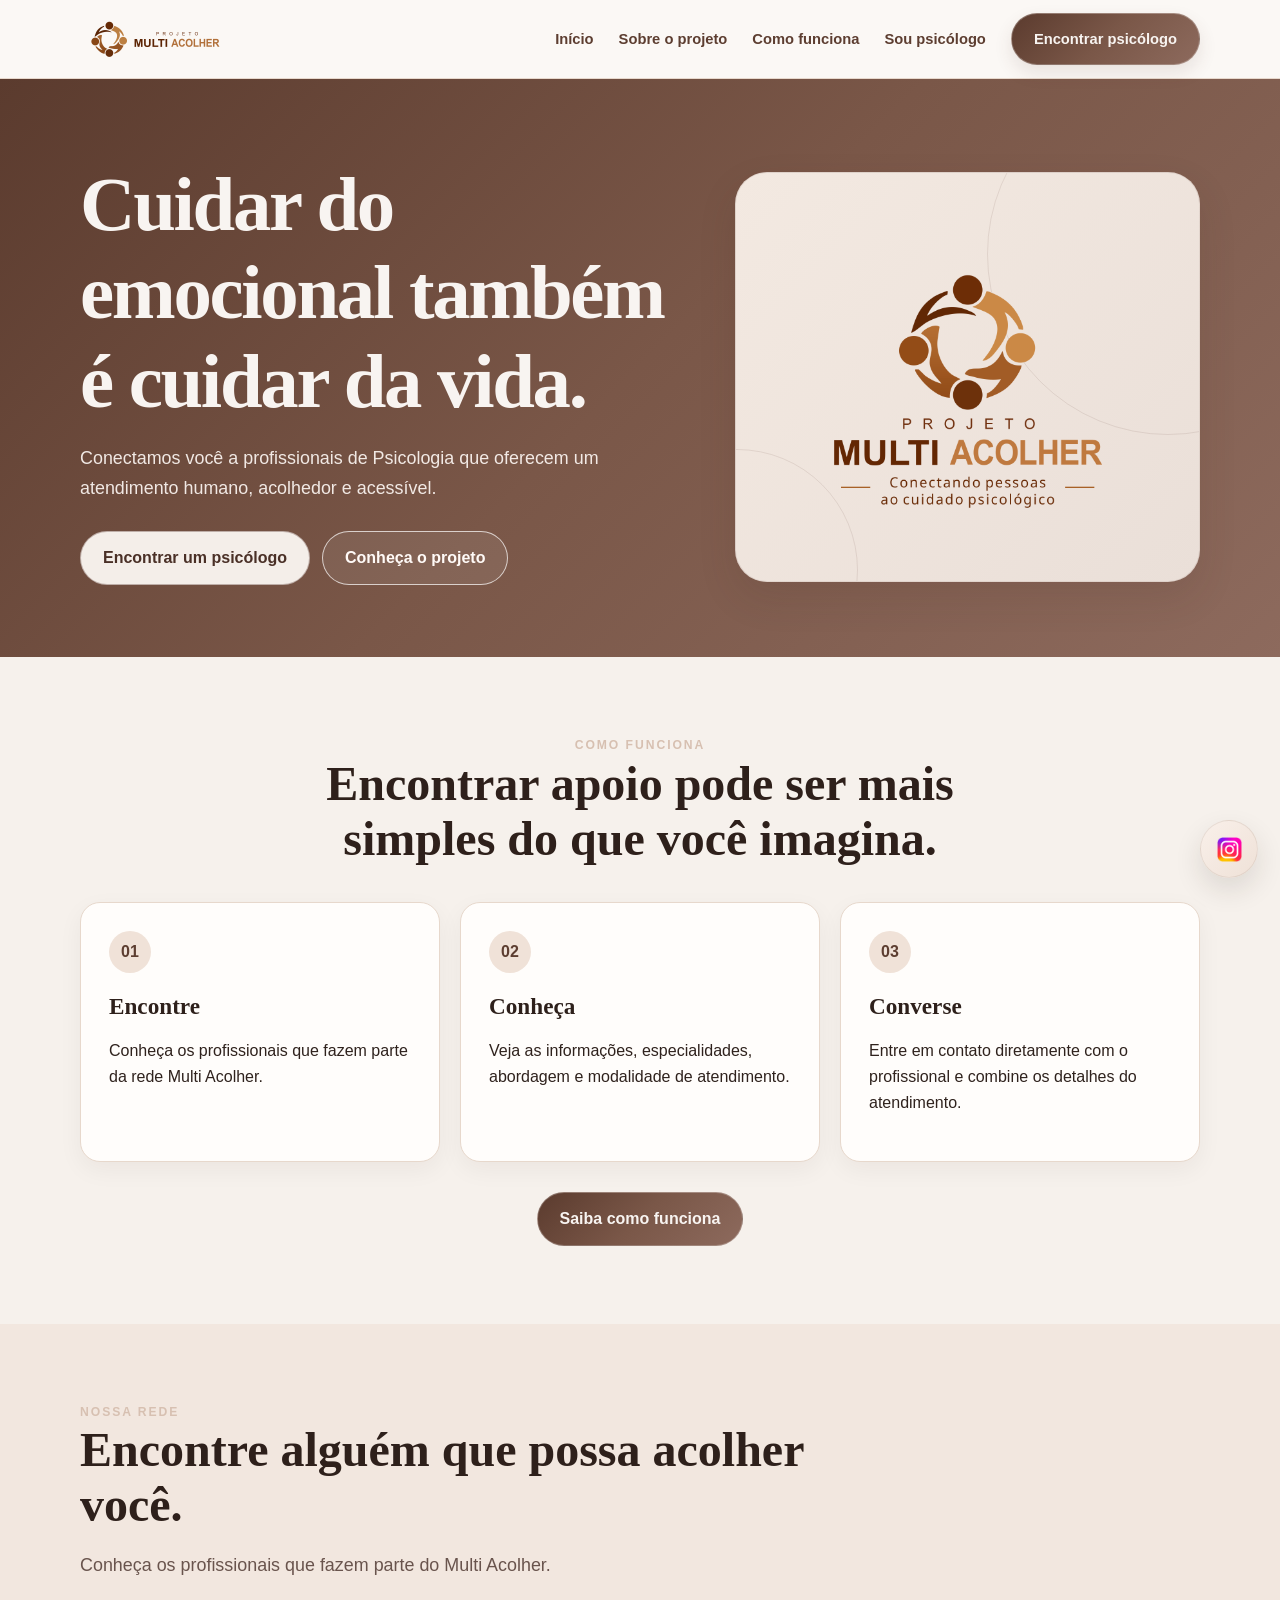
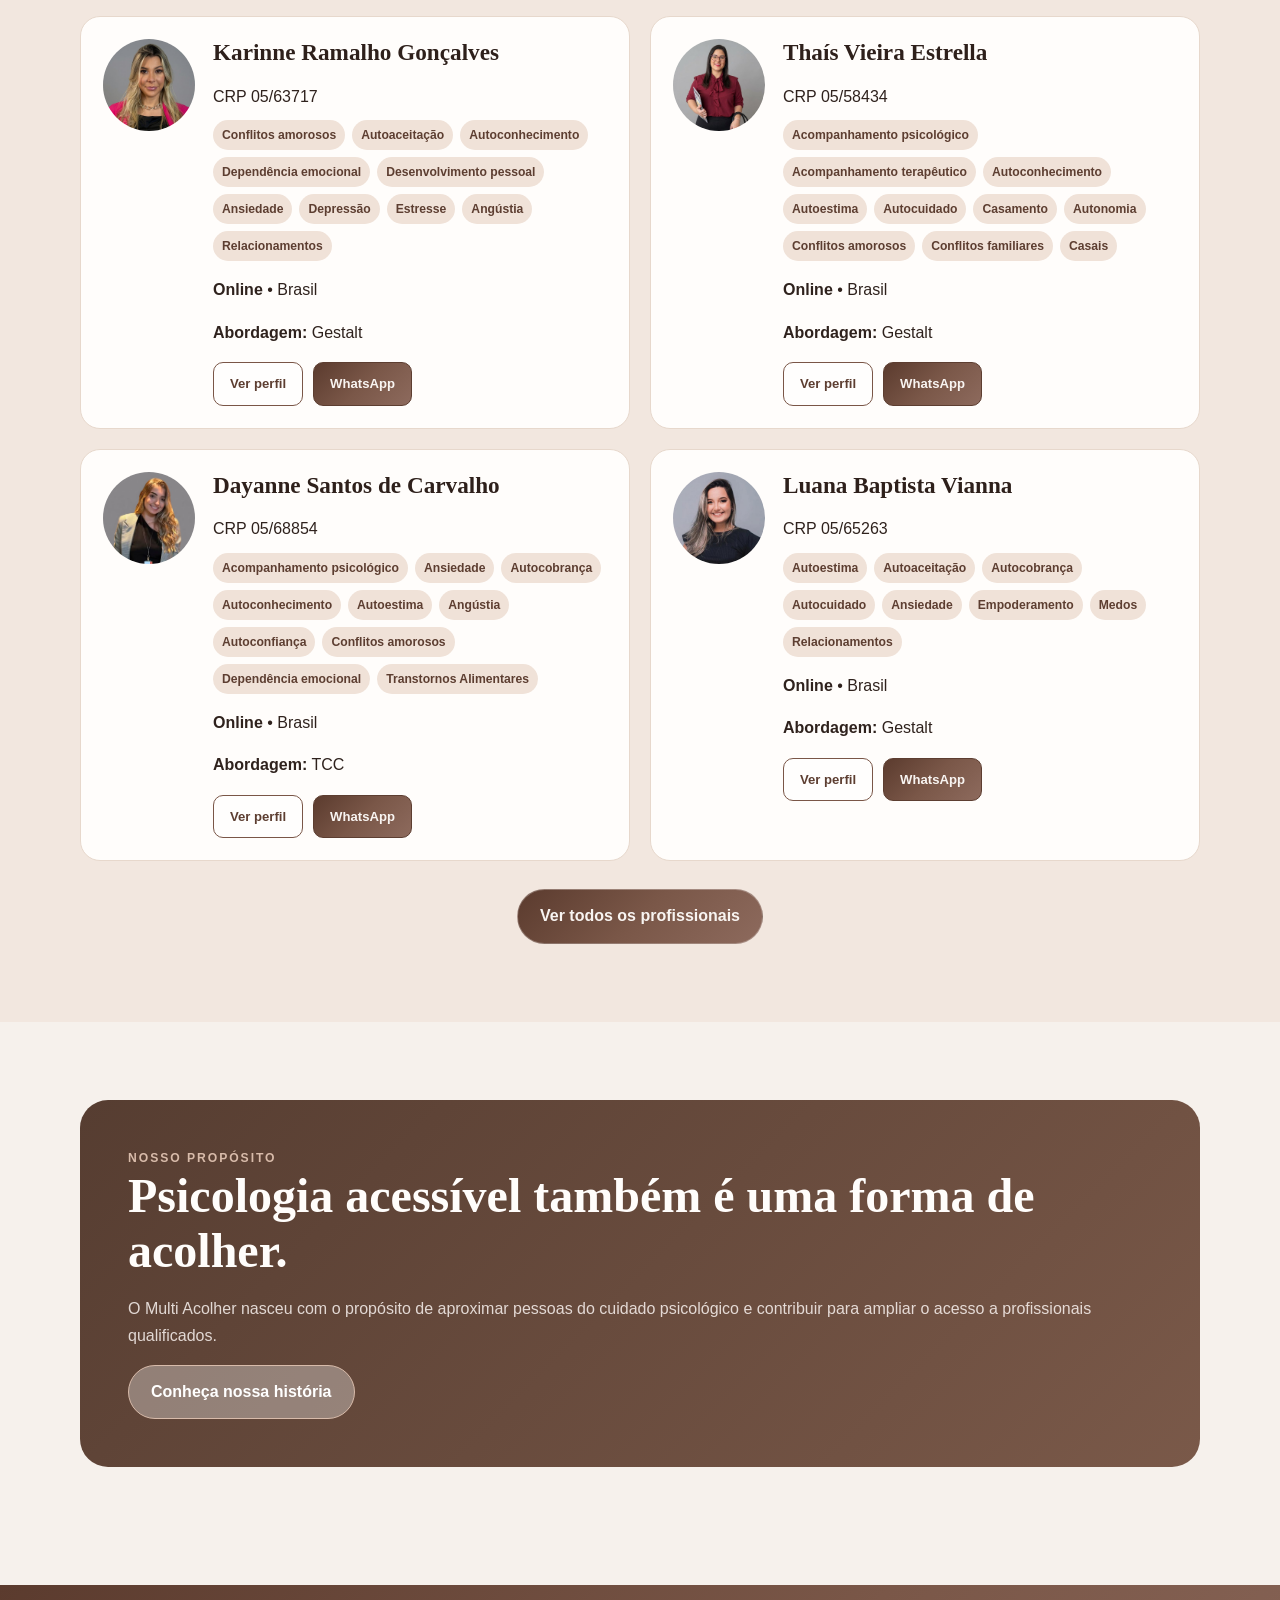
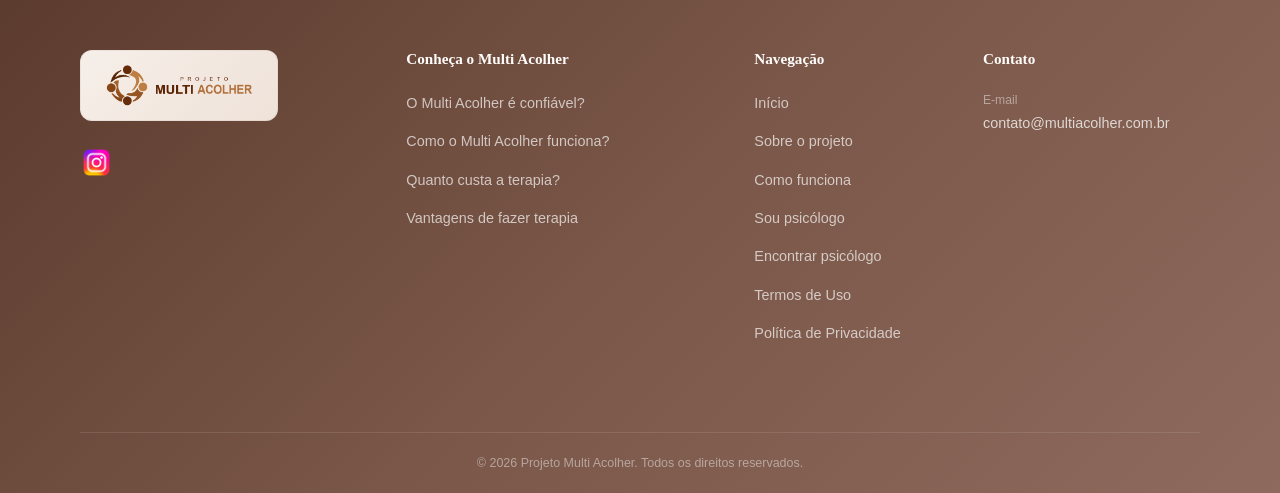
<file: multi_acolher/index.html>
<!doctype html><html lang="pt-BR">
    <head>
    <meta charset="utf-8">
    <meta name="viewport" content="width=device-width, initial-scale=1.0">

    <title>Psicologia Acessível | Projeto Multi Acolher</title>
    <link rel="icon" type="image/png" href="images/favicon.png">
    <meta name="description" content="Encontre profissionais de Psicologia e tenha acesso a um atendimento psicológico humano, acolhedor e acessível por meio do Projeto Multi Acolher.">
    <meta property="og:title" content="Psicologia Acessível | Projeto Multi Acolher">
    <meta property="og:description" content="Encontre profissionais de Psicologia e tenha acesso a um atendimento psicológico humano, acolhedor e acessível.">
    <meta property="og:image" content="https://multiacolher.com.br/images/og-multi-acolher.png">
    <meta property="og:type" content="website">
    <meta property="og:site_name" content="Projeto Multi Acolher">
    <meta property="og:url" content="https://multiacolher.com.br/">
    <link rel="stylesheet" href="css/style.css">
</head>
<body>
<header class="site-header"><div class="container nav">
<a class="logo" href="index.html">
    <img src="images/logo-header.png" alt="Projeto Multi Acolher">
</a>

<button class="menu-btn" aria-label="Abrir menu">☰</button>
<nav class="nav-links">
<a href="index.html">Início</a>
<a href="sobre.html">Sobre o projeto</a>
<a href="como-funciona.html">Como funciona</a>
<a href="sobre.html#psicologos">Sou psicólogo</a>
<a class="btn btn-primary" href="psicologos.html">Encontrar psicólogo</a>
</nav></div></header>

<main>
<section class="hero"><div class="container hero-grid"><div>
<h1>Cuidar do emocional também é cuidar da vida.</h1>
<p class="lead">Conectamos você a profissionais de Psicologia que oferecem um atendimento humano, acolhedor e acessível.</p>
<div class="actions"><a class="btn btn-primary" href="psicologos.html">Encontrar um psicólogo</a><a class="btn btn-outline" href="sobre.html">Conheça o projeto</a></div>
</div><div class="hero-card"><div class="hero-card-content logo-hero-container"><img src="images/logo-multi-acolher.png" alt="Projeto Multi Acolher" class="logo-hero"></div></div></div></section>

<section class="section"><div class="container"><div class="section-head center"><div class="eyebrow">Como funciona</div><h2>Encontrar apoio pode ser mais simples do que você imagina.</h2></div>
<div class="cards"><div class="card"><div class="number">01</div><h3>Encontre</h3><p>Conheça os profissionais que fazem parte da rede Multi Acolher.</p></div>
<div class="card"><div class="number">02</div><h3>Conheça</h3><p>Veja as informações, especialidades, abordagem e modalidade de atendimento.</p></div>
<div class="card"><div class="number">03</div><h3>Converse</h3><p>Entre em contato diretamente com o profissional e combine os detalhes do atendimento.</p></div></div>
<div style="text-align:center;margin-top:30px"><a class="btn btn-primary" href="como-funciona.html">Saiba como funciona</a></div></div></section>

<section class="section alt"><div class="container"><div class="section-head"><div class="eyebrow">Nossa rede</div><h2>Encontre alguém que possa acolher você.</h2><p class="lead">Conheça os profissionais que fazem parte do Multi Acolher.</p></div>
<div id="psychologist-results" class="search-results"></div>
<div style="text-align:center;margin-top:28px"><a class="btn btn-primary" href="psicologos.html">Ver todos os profissionais</a></div></div></section>

<section class="section"><div class="container"><div class="cta"><div class="eyebrow" style="color:#d8bbaa">Nosso propósito</div><h2>Psicologia acessível também é uma forma de acolher.</h2><p>O Multi Acolher nasceu com o propósito de aproximar pessoas do cuidado psicológico e contribuir para ampliar o acesso a profissionais qualificados.</p><a class="btn btn-outline" style="border-color:#d8bbaa;color:#fff" href="sobre.html">Conheça nossa história</a></div></div></section>
</main>

<footer class="footer">

    <div class="container footer-grid">

        <!-- LOGO -->
        <div class="footer-brand">

            <a href="index.html" class="footer-logo">
                <img src="images/logo-header.png" alt="Projeto Multi Acolher">
            </a>

            <a
    href="https://www.instagram.com/projetomultiacolher"
    target="_blank"
    rel="noopener noreferrer"
    class="footer-instagram"
    aria-label="Instagram do Projeto Multi Acolher"
>
    <img src="images/instagram.png" alt="Instagram">
</a>

        </div>


        <!-- CONHEÇA O MULTI ACOLHER -->
        <div class="footer-column">

            <h3>Conheça o Multi Acolher</h3>

            <ul>
                <li>
                    <a href="como-funciona.html#faq-confiavel">
                        O Multi Acolher é confiável?
                    </a>
                </li>

                <li>
                    <a href="como-funciona.html#faq-funciona">
                        Como o Multi Acolher funciona?
                    </a>
                </li>

                <li>
                    <a href="como-funciona.html#faq-preco">
                        Quanto custa a terapia?
                    </a>
                </li>

                <li>
                    <a href="como-funciona.html#faq-vantagens">
                        Vantagens de fazer terapia
                    </a>
                </li>
            </ul>

        </div>


<!-- NAVEGAÇÃO -->
<div class="footer-column">

    <h3>Navegação</h3>

    <ul>
        <li>
            <a href="index.html">
                Início
            </a>
        </li>

        <li>
            <a href="sobre.html">
                Sobre o projeto
            </a>
        </li>

        <li>
            <a href="como-funciona.html">
                Como funciona
            </a>
        </li>

        <li>
            <a href="sobre.html#psicologos">
                Sou psicólogo
            </a>
        </li>

        <li>
            <a href="psicologos.html">
                Encontrar psicólogo
            </a>
        </li>

        <li>
            <a href="termos-de-uso.html">
                Termos de Uso
            </a>
        </li>

        <li>
            <a href="politica-de-privacidade.html">
                Política de Privacidade
            </a>
        </li>
    </ul>

</div>


        <!-- CONTATO -->
        <div class="footer-column footer-contact">

            <h3>Contato</h3>

            <ul>

                <li>
                    <span>E-mail</span>
                    <a href="mailto:contato@multiacolher.com.br">
                        contato@multiacolher.com.br
                    </a>
                </li>

            </ul>

        </div>

    </div>


    <div class="container footer-bottom">

        <p>
            © 2026 Projeto Multi Acolher. Todos os direitos reservados.
        </p>

    </div>

</footer>
<script src="js/script.js"></script></body></html>
</file>
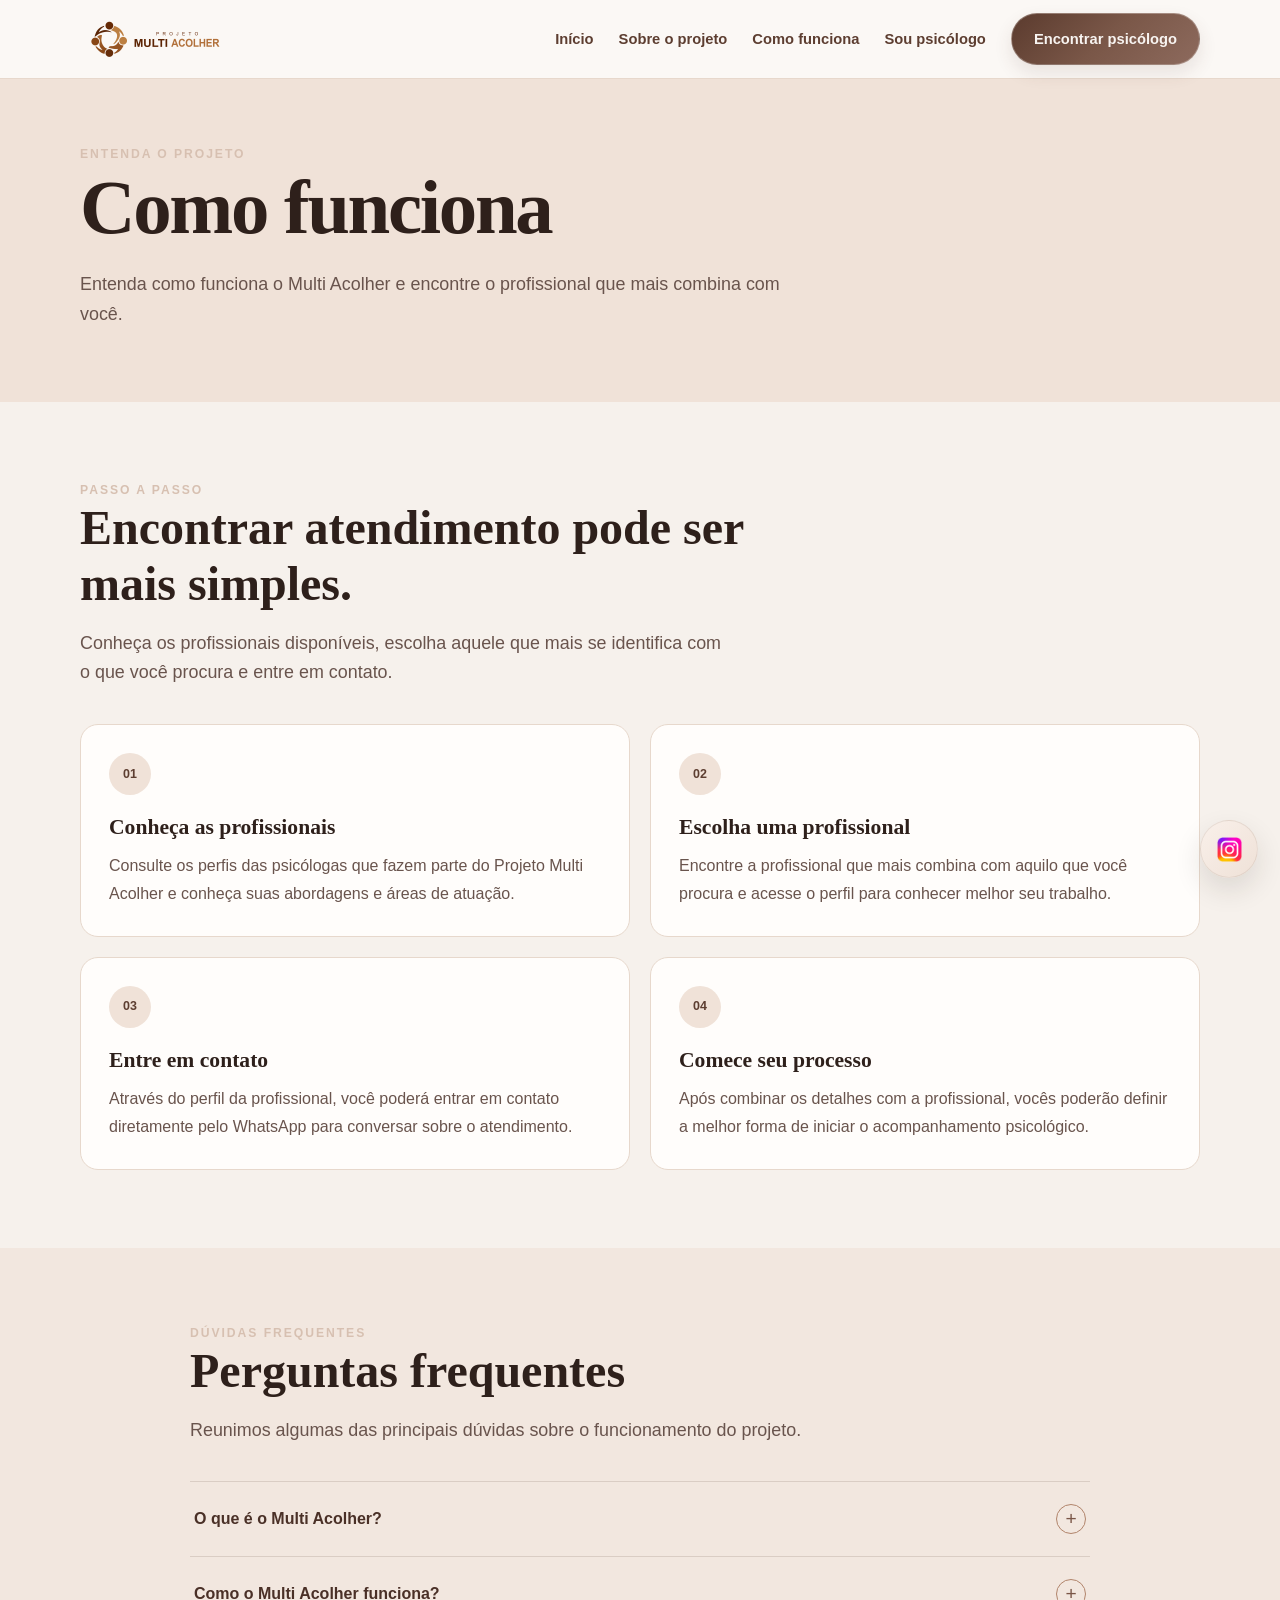
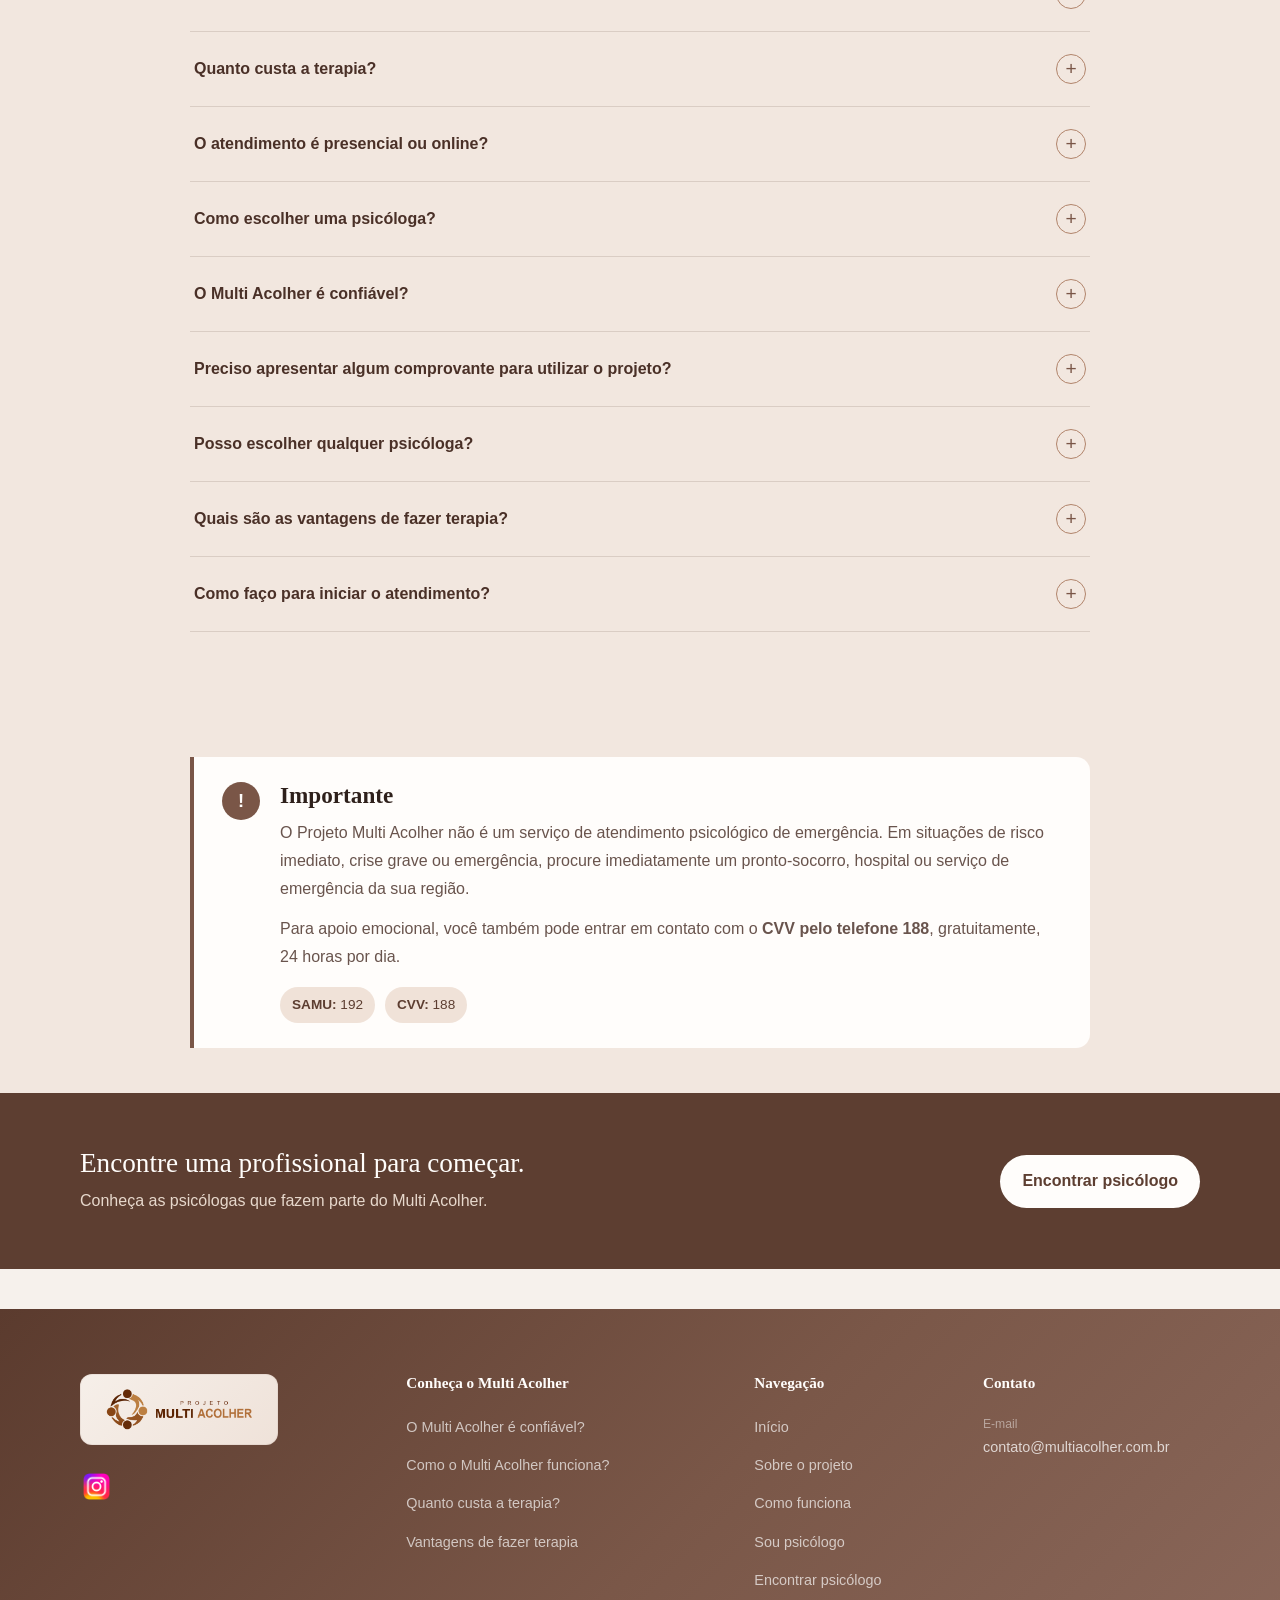
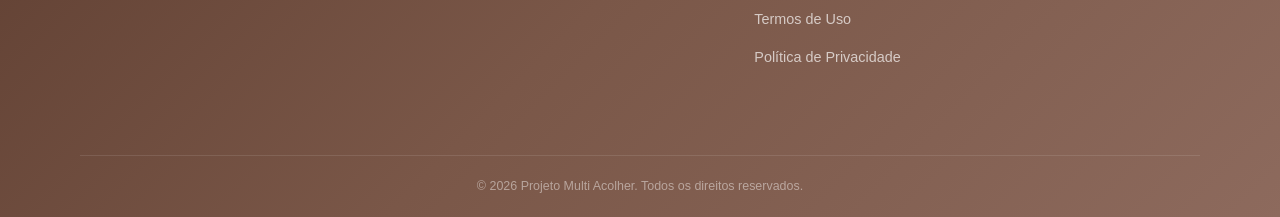
<file: multi_acolher/como-funciona.html>
<!DOCTYPE html>
<html lang="pt-BR">

<head>
    <meta charset="utf-8">
    <meta name="viewport" content="width=device-width, initial-scale=1.0">

    <title>Como Funciona | Atendimento Psicológico | Multi Acolher</title>
    <link rel="icon" type="image/png" href="images/favicon.png">
    <meta name="description" content="Entenda como funciona o Projeto Multi Acolher, como encontrar um profissional de Psicologia e como ter acesso a um atendimento psicológico acolhedor e acessível.">
    <meta property="og:title" content="Como Funciona | Atendimento Psicológico | Multi Acolher">
    <meta property="og:description" content="Entenda como funciona o Projeto Multi Acolher, como encontrar um profissional de Psicologia e como ter acesso a um atendimento psicológico acolhedor e acessível.">
    <meta property="og:image" content="https://multiacolher.com.br/images/og-multi-acolher.png">
    <meta property="og:type" content="website">
    <meta property="og:site_name" content="Projeto Multi Acolher">
    <meta property="og:url" content="https://multiacolher.com.br/como-funciona.html">
    <link rel="stylesheet" href="css/style.css">
</head>

<body>

<header class="site-header">

    <div class="container nav">

<a class="logo" href="index.html">
    <img src="images/logo-header.png" alt="Projeto Multi Acolher">
</a>

<button class="menu-btn" aria-label="Abrir menu">☰</button>

        <nav class="nav-links">

            <a href="index.html">Início</a>

            <a href="sobre.html">Sobre o projeto</a>

            <a href="como-funciona.html">Como funciona</a>

            <a href="sobre.html#psicologos">Sou psicólogo</a>

            <a class="btn btn-primary" href="psicologos.html">
                Encontrar psicólogo
            </a>

        </nav>

    </div>

</header>


<main>

    <!-- HERO -->

    <section class="page-hero how-hero">

        <div class="container">

            <div class="eyebrow">
                Entenda o projeto
            </div>

            <h1>
                Como funciona
            </h1>

            <p class="lead">
                Entenda como funciona o Multi Acolher e encontre o profissional que mais combina com você.
            </p>

        </div>

    </section>


    <!-- PASSO A PASSO -->

    <section class="section how-steps">

        <div class="container">

            <div class="section-head">

                <div class="eyebrow">
                    Passo a passo
                </div>

                <h2>
                    Encontrar atendimento pode ser mais simples.
                </h2>

                <p class="lead">
                    Conheça os profissionais disponíveis, escolha aquele que mais se identifica com o que você procura e entre em contato.
                </p>

            </div>


            <div class="how-grid">

                <div class="how-card">

                    <span class="how-number">
                        01
                    </span>

                    <h3>
                        Conheça as profissionais
                    </h3>

                    <p>
                        Consulte os perfis das psicólogas que fazem parte do Projeto Multi Acolher e conheça suas abordagens e áreas de atuação.
                    </p>

                </div>


                <div class="how-card">

                    <span class="how-number">
                        02
                    </span>

                    <h3>
                        Escolha uma profissional
                    </h3>

                    <p>
                        Encontre a profissional que mais combina com aquilo que você procura e acesse o perfil para conhecer melhor seu trabalho.
                    </p>

                </div>


                <div class="how-card">

                    <span class="how-number">
                        03
                    </span>

                    <h3>
                        Entre em contato
                    </h3>

                    <p>
                        Através do perfil da profissional, você poderá entrar em contato diretamente pelo WhatsApp para conversar sobre o atendimento.
                    </p>

                </div>


                <div class="how-card">

                    <span class="how-number">
                        04
                    </span>

                    <h3>
                        Comece seu processo
                    </h3>

                    <p>
                        Após combinar os detalhes com a profissional, vocês poderão definir a melhor forma de iniciar o acompanhamento psicológico.
                    </p>

                </div>

            </div>

        </div>

    </section>


    <!-- PERGUNTAS FREQUENTES -->

    <section class="faq-section" id="faq">

        <div class="container faq-container">

            <div class="section-head">

                <div class="eyebrow">
                    Dúvidas frequentes
                </div>

                <h2>
                    Perguntas frequentes
                </h2>

                <p class="lead">
                    Reunimos algumas das principais dúvidas sobre o funcionamento do projeto.
                </p>

            </div>


            <div class="faq-list">


                <!-- 1 -->

                <div class="faq-item" id="faq-o-que-e">

                    <button class="faq-question">

                        <span>
                            O que é o Multi Acolher?
                        </span>

                        <span class="faq-icon">
                            +
                        </span>

                    </button>

                    <div class="faq-answer">

                        <p>
                            O Projeto Multi Acolher é uma iniciativa que busca aproximar pessoas de profissionais de Psicologia, oferecendo uma alternativa mais acessível para quem deseja iniciar ou continuar um processo de acompanhamento psicológico.
                        </p>

                    </div>

                </div>


                <!-- 2 -->

                <div class="faq-item" id="faq-funciona">

                    <button class="faq-question">

                        <span>
                            Como o Multi Acolher funciona?
                        </span>

                        <span class="faq-icon">
                            +
                        </span>

                    </button>

                    <div class="faq-answer">

                        <p>
                            Você pode conhecer as profissionais disponíveis, consultar seus perfis e escolher aquela que mais combina com o que procura. Depois, basta entrar em contato diretamente com a profissional para verificar disponibilidade, valores e demais informações sobre o atendimento.
                        </p>

                    </div>

                </div>


                <!-- 3 -->

                <div class="faq-item" id="faq-preco">

                    <button class="faq-question">

                        <span>
                            Quanto custa a terapia?
                        </span>

                        <span class="faq-icon">
                            +
                        </span>

                    </button>

                    <div class="faq-answer">

                        <p>
                            Os valores são definidos individualmente por cada profissional. No perfil de cada psicóloga, você poderá consultar o valor da sessão e entrar em contato para obter mais informações.
                        </p>

                    </div>

                </div>


                <!-- 4 -->

                <div class="faq-item" id="faq-online">

                    <button class="faq-question">

                        <span>
                            O atendimento é presencial ou online?
                        </span>

                        <span class="faq-icon">
                            +
                        </span>

                    </button>

                    <div class="faq-answer">

                        <p>
                            Neste primeiro momento, os atendimentos disponibilizados pelo projeto são realizados de forma online.
                        </p>

                    </div>

                </div>


                <!-- 5 -->

                <div class="faq-item" id="faq-escolher">

                    <button class="faq-question">

                        <span>
                            Como escolher uma psicóloga?
                        </span>

                        <span class="faq-icon">
                            +
                        </span>

                    </button>

                    <div class="faq-answer">

                        <p>
                            Você pode conhecer os perfis das profissionais, suas abordagens e áreas de atuação. A escolha é livre e deve considerar aquilo que fizer mais sentido para suas necessidades e preferências.
                        </p>

                    </div>

                </div>


                <!-- 6 -->

                <div class="faq-item" id="faq-confiavel">

                    <button class="faq-question">

                        <span>
                            O Multi Acolher é confiável?
                        </span>

                        <span class="faq-icon">
                            +
                        </span>

                    </button>

                    <div class="faq-answer">

                        <p>
                            O projeto busca reunir profissionais de Psicologia devidamente registradas em seus respectivos Conselhos Regionais de Psicologia. As informações profissionais apresentadas na plataforma são fornecidas pelas próprias psicólogas e passam por verificação antes da publicação.
                        </p>

                    </div>

                </div>


                <!-- 7 -->

                <div class="faq-item" id="faq-comprovante">

                    <button class="faq-question">

                        <span>
                            Preciso apresentar algum comprovante para utilizar o projeto?
                        </span>

                        <span class="faq-icon">
                            +
                        </span>

                    </button>

                    <div class="faq-answer">

                        <p>
                            O projeto tem como objetivo ampliar o acesso ao cuidado psicológico para pessoas que enfrentam dificuldades financeiras. Os critérios de acesso poderão ser definidos e aprimorados conforme o projeto evoluir.
                        </p>

                    </div>

                </div>


                <!-- 8 -->

                <div class="faq-item" id="faq-escolha">

                    <button class="faq-question">

                        <span>
                            Posso escolher qualquer psicóloga?
                        </span>

                        <span class="faq-icon">
                            +
                        </span>

                    </button>

                    <div class="faq-answer">

                        <p>
                            Sim. Você pode conhecer as profissionais disponíveis e escolher aquela com quem gostaria de iniciar o contato, de acordo com seu interesse e disponibilidade.
                        </p>

                    </div>

                </div>


                <!-- 9 -->

                <div class="faq-item" id="faq-vantagens">

                    <button class="faq-question">

                        <span>
                            Quais são as vantagens de fazer terapia?
                        </span>

                        <span class="faq-icon">
                            +
                        </span>

                    </button>

                    <div class="faq-answer">

                        <p>
                            A terapia pode contribuir para o autoconhecimento, a compreensão de sentimentos e comportamentos, o desenvolvimento de novas formas de lidar com dificuldades e a construção de relações mais saudáveis. Cada processo é individual e os benefícios podem variar de acordo com as necessidades de cada pessoa.
                        </p>

                    </div>

                </div>


                <!-- 10 -->

                <div class="faq-item" id="faq-iniciar">

                    <button class="faq-question">

                        <span>
                            Como faço para iniciar o atendimento?
                        </span>

                        <span class="faq-icon">
                            +
                        </span>

                    </button>

                    <div class="faq-answer">

                        <p>
                            Após escolher uma profissional, basta acessar o perfil dela e entrar em contato pelo WhatsApp. A partir daí, vocês poderão conversar sobre disponibilidade, valores e como será realizado o atendimento.
                        </p>

                    </div>

                </div>


            </div>

        </div>

    </section>

    <!-- AVISO DE EMERGÊNCIA -->

    <section class="emergency-notice">

        <div class="container emergency-container">

            <div class="emergency-icon">
                !
            </div>

            <div>

                <h2>Importante</h2>

                <p>
                    O Projeto Multi Acolher não é um serviço de atendimento psicológico de emergência.
                    Em situações de risco imediato, crise grave ou emergência, procure imediatamente
                    um pronto-socorro, hospital ou serviço de emergência da sua região.
                </p>

                <p>
                    Para apoio emocional, você também pode entrar em contato com o
                    <strong>CVV pelo telefone 188</strong>, gratuitamente, 24 horas por dia.
                </p>

                <div class="emergency-numbers">

                    <span>
                        <strong>SAMU:</strong> 192
                    </span>

                    <span>
                        <strong>CVV:</strong> 188
                    </span>

                </div>

            </div>

        </div>

    </section>

    <!-- CTA -->

    <section class="how-cta">

        <div class="container">

            <div class="how-cta-content">

                <div>

                    <h2>
                        Encontre uma profissional para começar.
                    </h2>

                    <p>
                        Conheça as psicólogas que fazem parte do Multi Acolher.
                    </p>

                </div>

                <a href="psicologos.html" class="btn">
                    Encontrar psicólogo
                </a>

            </div>

        </div>

    </section>

</main>


<!-- RODAPÉ -->

<footer class="footer">

    <div class="container footer-grid">

        <!-- LOGO -->
        <div class="footer-brand">

            <a href="index.html" class="footer-logo">
                <img src="images/logo-header.png" alt="Projeto Multi Acolher">
            </a>

            <a
    href="https://www.instagram.com/projetomultiacolher"
    target="_blank"
    rel="noopener noreferrer"
    class="footer-instagram"
    aria-label="Instagram do Projeto Multi Acolher"
>
    <img src="images/instagram.png" alt="Instagram">
</a>

        </div>


        <!-- CONHEÇA O MULTI ACOLHER -->
        <div class="footer-column">

            <h3>Conheça o Multi Acolher</h3>

            <ul>
                <li>
                    <a href="como-funciona.html#faq-confiavel">
                        O Multi Acolher é confiável?
                    </a>
                </li>

                <li>
                    <a href="como-funciona.html#faq-funciona">
                        Como o Multi Acolher funciona?
                    </a>
                </li>

                <li>
                    <a href="como-funciona.html#faq-preco">
                        Quanto custa a terapia?
                    </a>
                </li>

                <li>
                    <a href="como-funciona.html#faq-vantagens">
                        Vantagens de fazer terapia
                    </a>
                </li>
            </ul>

        </div>


<!-- NAVEGAÇÃO -->
<div class="footer-column">

    <h3>Navegação</h3>

    <ul>
        <li>
            <a href="index.html">
                Início
            </a>
        </li>

        <li>
            <a href="sobre.html">
                Sobre o projeto
            </a>
        </li>

        <li>
            <a href="como-funciona.html">
                Como funciona
            </a>
        </li>

        <li>
            <a href="sobre.html#psicologos">
                Sou psicólogo
            </a>
        </li>

        <li>
            <a href="psicologos.html">
                Encontrar psicólogo
            </a>
        </li>

        <li>
            <a href="termos-de-uso.html">
                Termos de Uso
            </a>
        </li>

        <li>
            <a href="politica-de-privacidade.html">
                Política de Privacidade
            </a>
        </li>
    </ul>

</div>


        <!-- CONTATO -->
        <div class="footer-column footer-contact">

            <h3>Contato</h3>

            <ul>

                <li>
                    <span>E-mail</span>
                    <a href="mailto:contato@multiacolher.com.br">
                        contato@multiacolher.com.br
                    </a>
                </li>

            </ul>

        </div>

    </div>


    <div class="container footer-bottom">

        <p>
            © 2026 Projeto Multi Acolher. Todos os direitos reservados.
        </p>

    </div>

</footer>


<script src="js/script.js"></script>

</body>

</html>
</file>
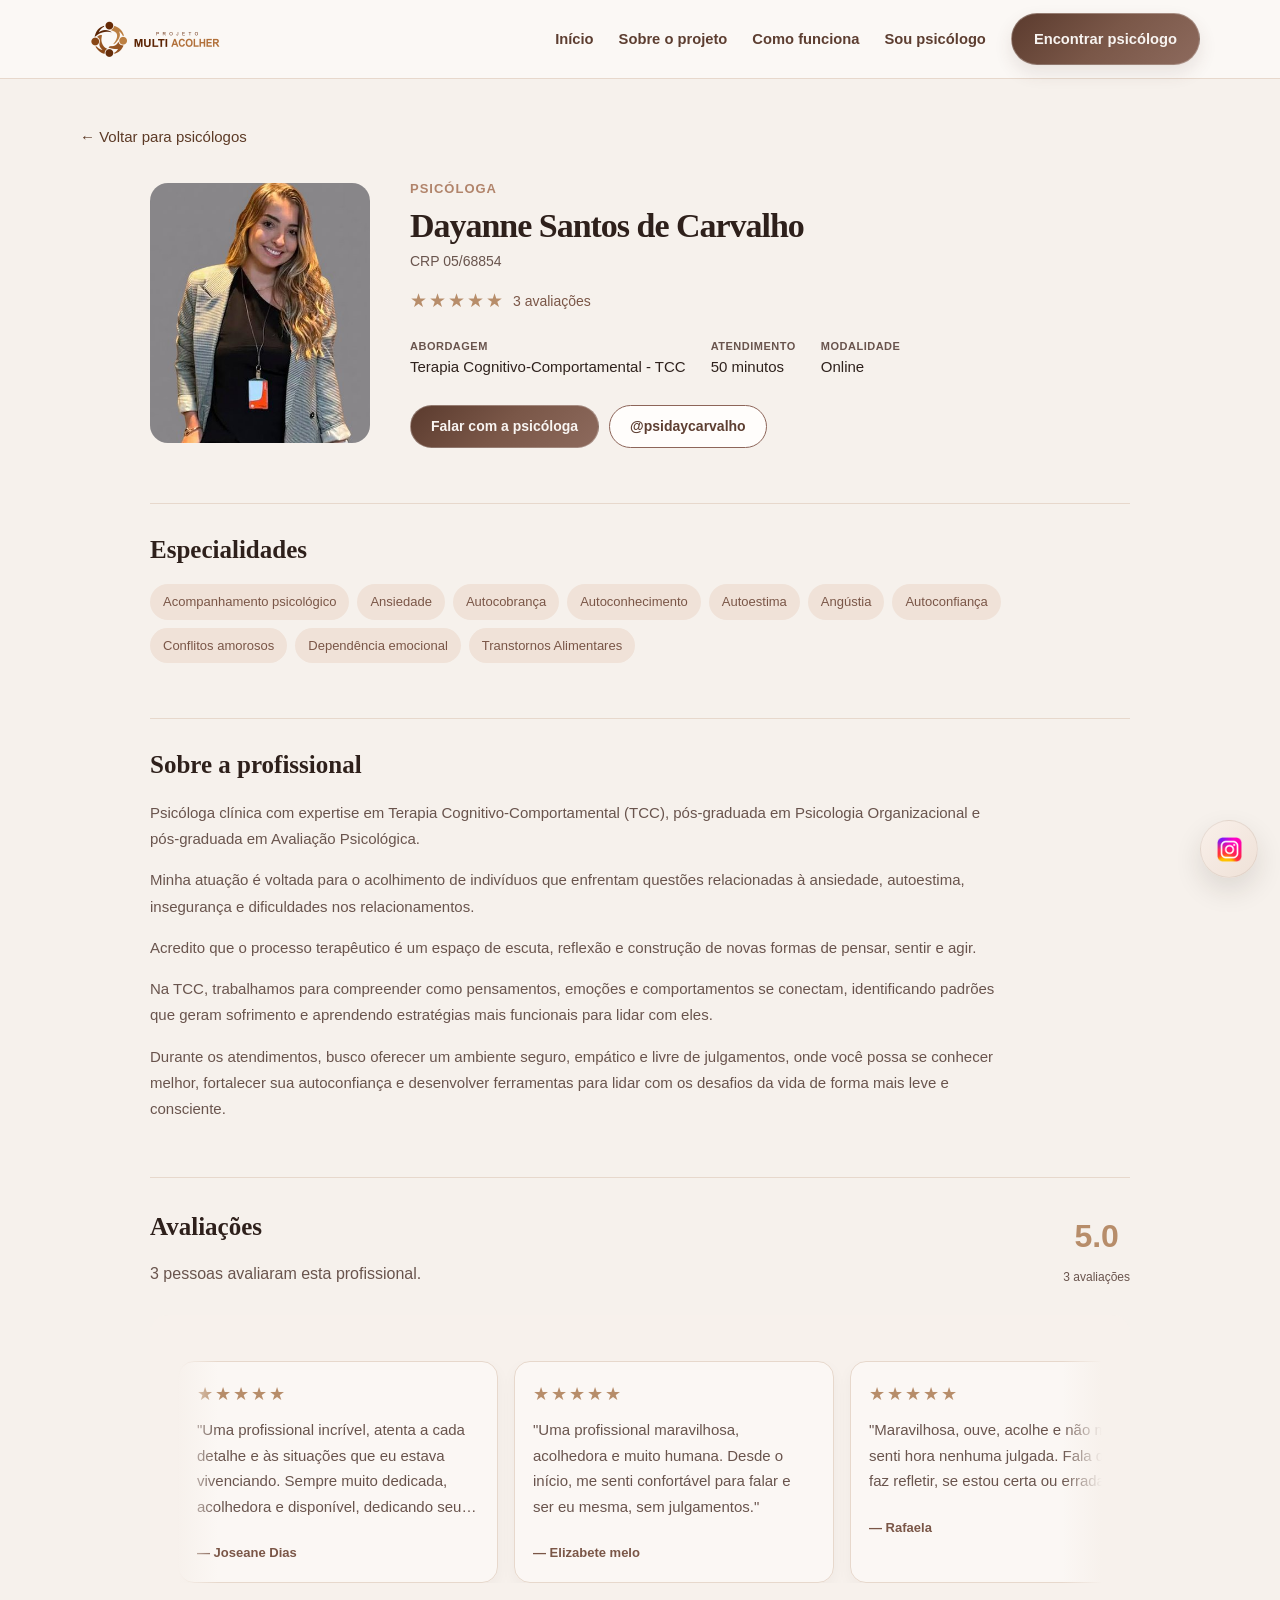
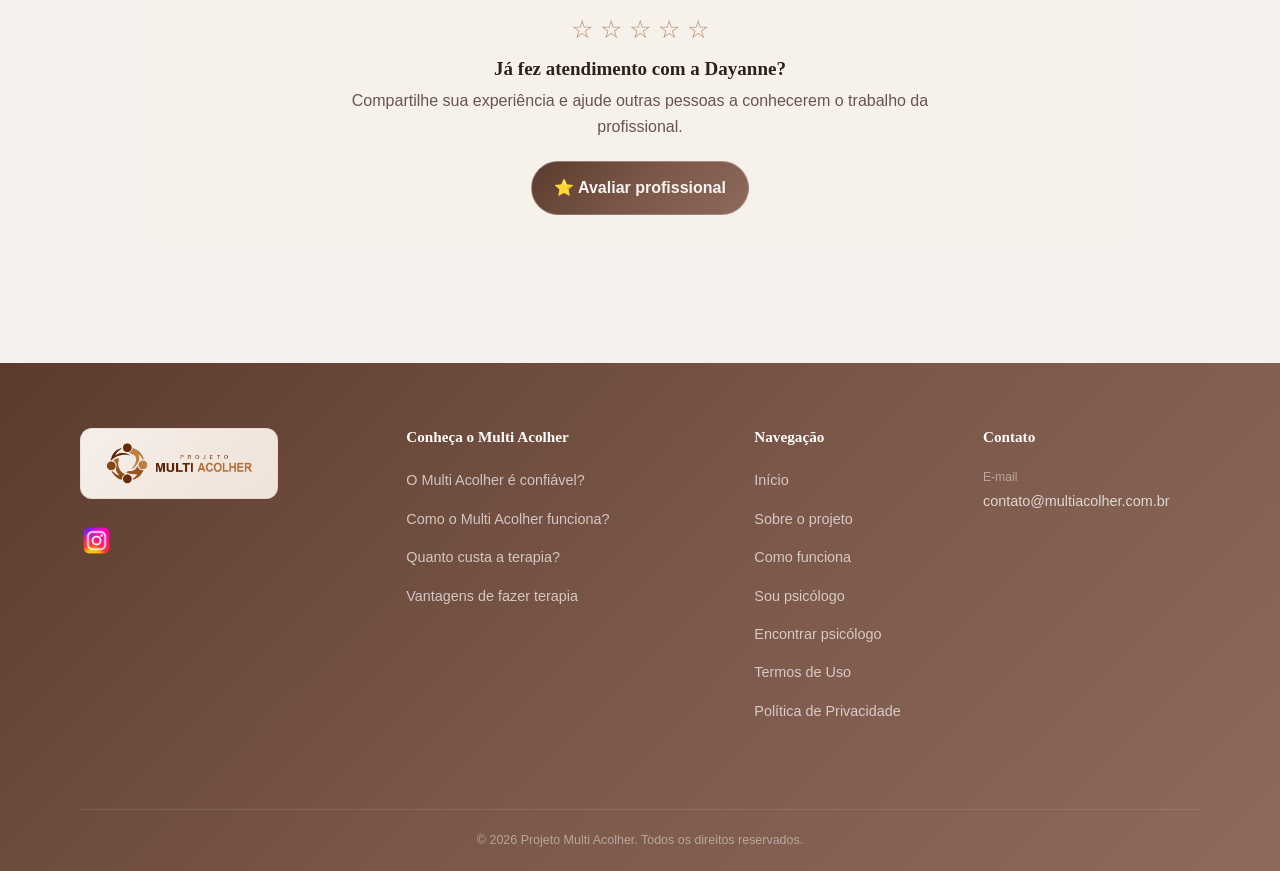
<file: multi_acolher/dayanne-santos-de-carvalho.html>
<!DOCTYPE html>
<html lang="pt-BR">
<head>
    <meta charset="utf-8">
    <meta name="viewport" content="width=device-width, initial-scale=1.0">

    <title>Dayanne Santos de Carvalho | Psicóloga | Multi Acolher</title>
    <link rel="icon" type="image/png" href="images/favicon.png">
    <meta name="description" content="Conheça Dayanne Santos de Carvalho, psicóloga CRP 05/68854, com abordagem em Terapia Cognitivo-Comportamental (TCC) pelo Projeto Multi Acolher.">
    <meta property="og:title" content="Dayanne Santos de Carvalho | Psicóloga | Multi Acolher">
    <meta property="og:description" content="Conheça Dayanne Santos de Carvalho, psicóloga CRP 05/68854, com abordagem em Terapia Cognitivo-Comportamental (TCC) pelo Projeto Multi Acolher.">
    <meta property="og:image" content="https://multiacolher.com.br/images/og-multi-acolher.png">
    <meta property="og:type" content="profile">
    <meta property="og:site_name" content="Projeto Multi Acolher">
    <meta property="og:url" content="https://multiacolher.com.br/dayanne-santos-de-carvalho.html">
    <link rel="stylesheet" href="css/style.css">
</head>

<body>

<header class="site-header">
    <div class="container nav">

        <a class="logo" href="index.html">
            <img src="images/logo-header.png" alt="Projeto Multi Acolher">
        </a>

        <button class="menu-btn" aria-label="Abrir menu">☰</button>

        <nav class="nav-links">
            <a href="index.html">Início</a>
            <a href="sobre.html">Sobre o projeto</a>
            <a href="como-funciona.html">Como funciona</a>
            <a href="sobre.html#psicologos">Sou psicólogo</a>
            <a class="btn btn-primary" href="psicologos.html">Encontrar psicólogo</a>
        </nav>

    </div>
</header>

<main>

    <section class="profile-section">

        <div class="container">

            <a href="psicologos.html" class="back-link">
                ← Voltar para psicólogos
            </a>

            <!-- PERFIL PRINCIPAL -->
            <div class="professional-profile">

                <!-- FOTO -->
                <div class="professional-photo">
                    <img src="images/dayanne.jpg" alt="Dayanne Santos de Carvalho">
                </div>

                <!-- INFORMAÇÕES -->
                <div class="professional-info">

                    <span class="professional-label">
                        Psicóloga
                    </span>

                    <h1>
                        Dayanne Santos de Carvalho
                    </h1>

                    <p class="professional-crp">
                        CRP 05/68854
                    </p>

                    <div class="professional-rating">
                        <span>★</span>
                        <span>★</span>
                        <span>★</span>
                        <span>★</span>
                        <span>★</span>

                        <a href="#avaliacoes">
                            3 avaliações
                        </a>
                    </div>

                    <div class="professional-details">

                        <div>
                            <strong>Abordagem</strong>
                            <span>Terapia Cognitivo-Comportamental - TCC</span>
                        </div>

                        <div>
                            <strong>Atendimento</strong>
                            <span>50 minutos</span>
                        </div>

                        <div>
                            <strong>Modalidade</strong>
                            <span>Online</span>
                        </div>

                    </div>

                    <div class="professional-actions">

                        <a
                            href="https://w.app/psidayanne" target="_blank" rel="noopener noreferrer" class="btn-primary">
                            Falar com a psicóloga
                        </a>

                        <a
                            href="https://www.instagram.com/psidaycarvalho/"
                            target="_blank"
                            rel="noopener noreferrer"
                            class="btn-secondary"
                        >
                            @psidaycarvalho
                        </a>

                    </div>

                </div>

            </div>

            <!-- ESPECIALIDADES -->
            <section class="profile-content">

                <h2>Especialidades</h2>

                <div class="specialty-tags">

                    <span>Acompanhamento psicológico</span>
                    <span>Ansiedade</span>
                    <span>Autocobrança</span>
                    <span>Autoconhecimento</span>
                    <span>Autoestima</span>
                    <span>Angústia</span>
                    <span>Autoconfiança</span>
                    <span>Conflitos amorosos</span>
                    <span>Dependência emocional</span>
                    <span>Transtornos Alimentares</span>

                </div>

            </section>

            <!-- SOBRE -->
            <section class="profile-content">

                <h2>Sobre a profissional</h2>

                <div class="professional-bio">

                    <p>
                        Psicóloga clínica com expertise em Terapia Cognitivo-Comportamental
                        (TCC), pós-graduada em Psicologia Organizacional e pós-graduada em
                        Avaliação Psicológica.
                    </p>

                    <p>
                        Minha atuação é voltada para o acolhimento de indivíduos que enfrentam
                        questões relacionadas à ansiedade, autoestima, insegurança e dificuldades
                        nos relacionamentos.
                    </p>

                    <p>
                        Acredito que o processo terapêutico é um espaço de escuta, reflexão e
                        construção de novas formas de pensar, sentir e agir.
                    </p>

                    <p>
                        Na TCC, trabalhamos para compreender como pensamentos, emoções e
                        comportamentos se conectam, identificando padrões que geram sofrimento
                        e aprendendo estratégias mais funcionais para lidar com eles.
                    </p>

                    <p>
                        Durante os atendimentos, busco oferecer um ambiente seguro, empático e
                        livre de julgamentos, onde você possa se conhecer melhor, fortalecer sua
                        autoconfiança e desenvolver ferramentas para lidar com os desafios da vida
                        de forma mais leve e consciente.
                    </p>

                </div>

            </section>

            <!-- AVALIAÇÕES -->
            <section class="profile-content evaluations" id="avaliacoes">

                <div class="evaluations-header">

                    <div>
                        <h2>Avaliações</h2>

                        <p>
                            3 pessoas avaliaram esta profissional.
                        </p>
                    </div>

                    <div class="evaluation-score">
                        <strong>5.0</strong>
                        <span>3 avaliações</span>
                    </div>

                </div>

                <div class="evaluation-box">

                    <div class="review-marquee">
                        <div class="review-track">

                            <div class="review-item">
                                <div class="review-stars">★★★★★</div>
                                <p class="review-text">
                                    "Uma profissional incrível, atenta a cada detalhe e às situações que eu estava vivenciando. Sempre muito dedicada, acolhedora e disponível, dedicando seu tempo e oferecendo todo o suporte necessário para que eu pudesse atravessar aquela fase de forma mais tranquila e segura. Sou muito grata por todo o cuidado, atenção e profissionalismo demonstrado."
                                </p>
                                <span class="review-author">— Joseane Dias</span>
                            </div>

                            <div class="review-item">
                                <div class="review-stars">★★★★★</div>
                                <p class="review-text">
                                    "Uma profissional maravilhosa, acolhedora e muito humana. Desde o início, me senti confortável para falar e ser eu mesma, sem julgamentos."
                                </p>
                                <span class="review-author">— Elizabete melo</span>
                            </div>

                            <div class="review-item">
                                <div class="review-stars">★★★★★</div>
                                <p class="review-text">
                                    "Maravilhosa, ouve, acolhe e não me senti hora nenhuma julgada. Fala que me faz refletir, se estou certa ou errada."
                                </p>
                                <span class="review-author">— Rafaela</span>
                            </div>

                            <div class="review-item">
                                <div class="review-stars">★★★★★</div>
                                <p class="review-text">
                                    "Uma profissional incrível, atenta a cada detalhe e às situações que eu estava vivenciando. Sempre muito dedicada, acolhedora e disponível, dedicando seu tempo e oferecendo todo o suporte necessário para que eu pudesse atravessar aquela fase de forma mais tranquila e segura. Sou muito grata por todo o cuidado, atenção e profissionalismo demonstrado."
                                </p>
                                <span class="review-author">— Joseane Dias</span>
                            </div>

                            <div class="review-item">
                                <div class="review-stars">★★★★★</div>
                                <p class="review-text">
                                    "Uma profissional maravilhosa, acolhedora e muito humana. Desde o início, me senti confortável para falar e ser eu mesma, sem julgamentos."
                                </p>
                                <span class="review-author">— Elizabete melo</span>
                            </div>

                            <div class="review-item">
                                <div class="review-stars">★★★★★</div>
                                <p class="review-text">
                                    "Maravilhosa, ouve, acolhe e não me senti hora nenhuma julgada. Fala que me faz refletir, se estou certa ou errada."
                                </p>
                                <span class="review-author">— Rafaela</span>
                            </div>

                        </div>
                    </div>

                    <div class="evaluation-stars">
                        ☆ ☆ ☆ ☆ ☆
                    </div>

                    <h3>
                        Já fez atendimento com a Dayanne?
                    </h3>

                    <p>
                        Compartilhe sua experiência e ajude outras pessoas
                        a conhecerem o trabalho da profissional.
                    </p>

                    <a href="https://docs.google.com/forms/d/e/1FAIpQLSdoGxnIImb5uKiUf-3KuUY2xm_WGRK6opEM3WE9NDKIHxFFpg/viewform?usp=pp_url&entry.294497760=Dayanne+Santos+de+Carvalho"
                    target="_blank" 
                    rel="noopener noreferrer" 
                    class="btn btn-primary">
                    ⭐ Avaliar profissional</a>
                </div>

            </section>

        </div>

    </section>

</main>

<footer class="footer">

    <div class="container footer-grid">

        <!-- LOGO -->
        <div class="footer-brand">

            <a href="index.html" class="footer-logo">
                <img src="images/logo-header.png" alt="Projeto Multi Acolher">
            </a>

            <a
    href="https://www.instagram.com/projetomultiacolher"
    target="_blank"
    rel="noopener noreferrer"
    class="footer-instagram"
    aria-label="Instagram do Projeto Multi Acolher"
>
    <img src="images/instagram.png" alt="Instagram">
</a>

        </div>


        <!-- CONHEÇA O MULTI ACOLHER -->
        <div class="footer-column">

            <h3>Conheça o Multi Acolher</h3>

            <ul>
                <li>
                    <a href="como-funciona.html#faq-confiavel">
                        O Multi Acolher é confiável?
                    </a>
                </li>

                <li>
                    <a href="como-funciona.html#faq-funciona">
                        Como o Multi Acolher funciona?
                    </a>
                </li>

                <li>
                    <a href="como-funciona.html#faq-preco">
                        Quanto custa a terapia?
                    </a>
                </li>

                <li>
                    <a href="como-funciona.html#faq-vantagens">
                        Vantagens de fazer terapia
                    </a>
                </li>
            </ul>

        </div>


<!-- NAVEGAÇÃO -->
<div class="footer-column">

    <h3>Navegação</h3>

    <ul>
        <li>
            <a href="index.html">
                Início
            </a>
        </li>

        <li>
            <a href="sobre.html">
                Sobre o projeto
            </a>
        </li>

        <li>
            <a href="como-funciona.html">
                Como funciona
            </a>
        </li>

        <li>
            <a href="sobre.html#psicologos">
                Sou psicólogo
            </a>
        </li>

        <li>
            <a href="psicologos.html">
                Encontrar psicólogo
            </a>
        </li>

        <li>
            <a href="termos-de-uso.html">
                Termos de Uso
            </a>
        </li>

        <li>
            <a href="politica-de-privacidade.html">
                Política de Privacidade
            </a>
        </li>
    </ul>

</div>


        <!-- CONTATO -->
        <div class="footer-column footer-contact">

            <h3>Contato</h3>

            <ul>

                <li>
                    <span>E-mail</span>
                    <a href="mailto:contato@multiacolher.com.br">
                        contato@multiacolher.com.br
                    </a>
                </li>

            </ul>

        </div>

    </div>


    <div class="container footer-bottom">

        <p>
            © 2026 Projeto Multi Acolher. Todos os direitos reservados.
        </p>

    </div>

</footer>

<script src="js/script.js"></script>

</body>
</html>
</file>
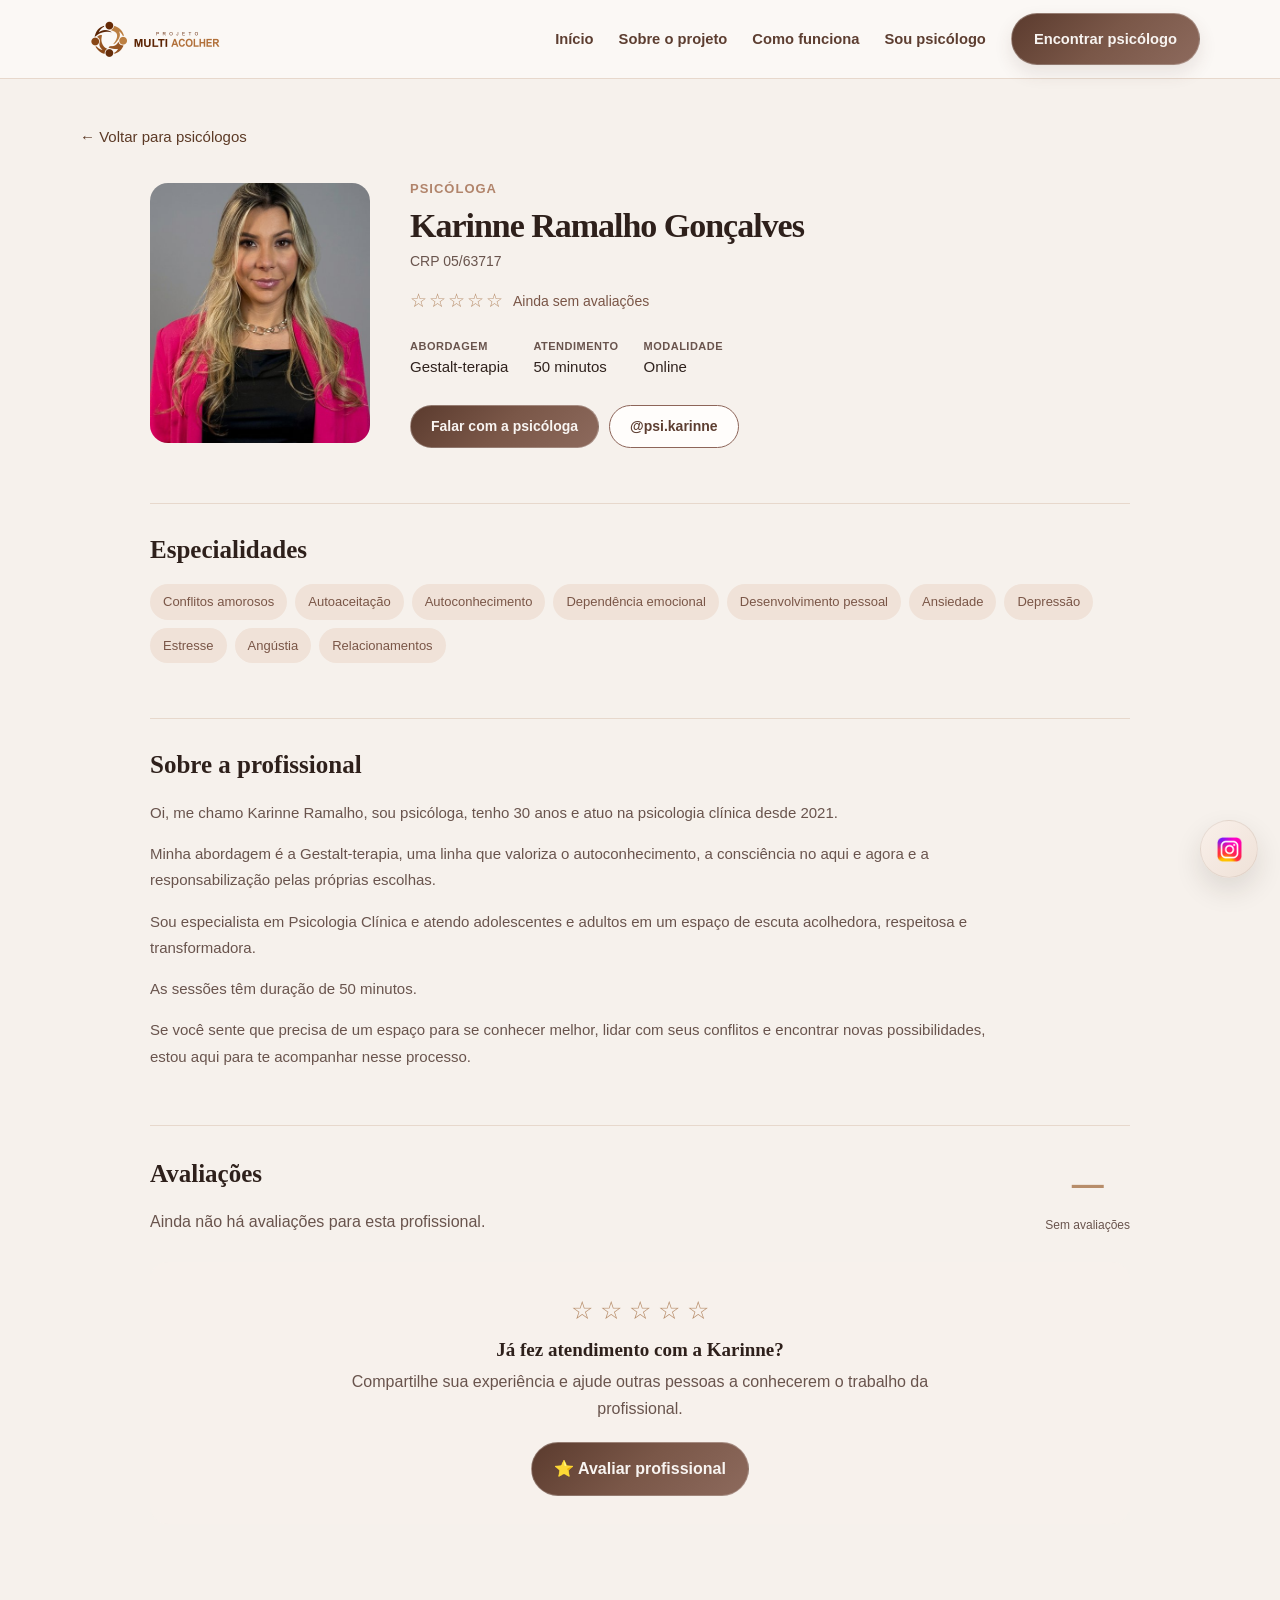
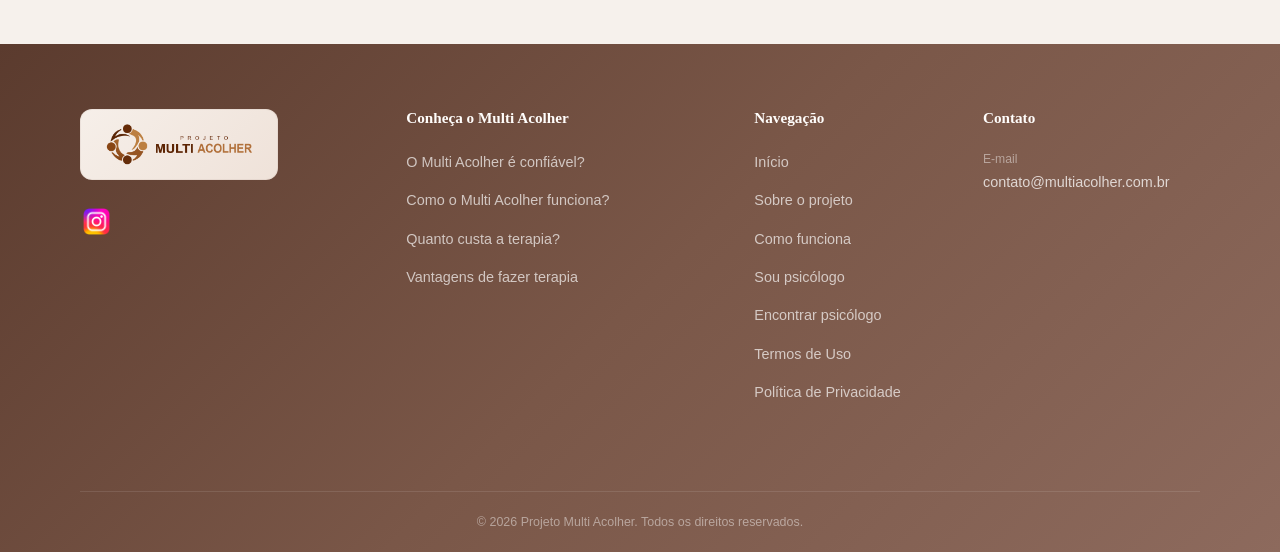
<file: multi_acolher/karinne-ramalho-goncalves.html>
<!DOCTYPE html>
<html lang="pt-BR">
<head>
    <meta charset="utf-8">
    <meta name="viewport" content="width=device-width, initial-scale=1.0">

    <title>Karinne Ramalho Gonçalves | Psicóloga | Multi Acolher</title>
    <link rel="icon" type="image/png" href="images/favicon.png">
    <meta name="description" content="Conheça Karinne Ramalho Gonçalves, psicóloga CRP 05/63717, com abordagem em Gestalt-Terapia e atendimento para adolescentes e adultos pelo Projeto Multi Acolher.">
    <meta property="og:title" content="Karinne Ramalho Gonçalves | Psicóloga | Multi Acolher">
    <meta property="og:description" content="Conheça Karinne Ramalho Gonçalves, psicóloga CRP 05/63717, com abordagem em Gestalt-Terapia e atendimento para adolescentes e adultos pelo Projeto Multi Acolher.">
    <meta property="og:image" content="https://multiacolher.com.br/images/og-multi-acolher.png">
    <meta property="og:type" content="profile">
    <meta property="og:site_name" content="Projeto Multi Acolher">
    <meta property="og:url" content="https://multiacolher.com.br/karinne-ramalho-goncalves.html">
    <link rel="stylesheet" href="css/style.css">
</head>

<body>

<header class="site-header">
    <div class="container nav">

        <a class="logo" href="index.html">
            <img src="images/logo-header.png" alt="Projeto Multi Acolher">
        </a>

        <button class="menu-btn" aria-label="Abrir menu">☰</button>

        <nav class="nav-links">
            <a href="index.html">Início</a>
            <a href="sobre.html">Sobre o projeto</a>
            <a href="como-funciona.html">Como funciona</a>
            <a href="sobre.html#psicologos">Sou psicólogo</a>
            <a class="btn btn-primary" href="psicologos.html">Encontrar psicólogo</a>
        </nav>

    </div>
</header>


<main>

    <section class="profile-section">

        <div class="container">

            <a href="psicologos.html" class="back-link">
                ← Voltar para psicólogos
            </a>


            <!-- PERFIL PRINCIPAL -->
            <div class="professional-profile">

                <!-- FOTO -->
                <div class="professional-photo">
                    <img src="images/karinne.jpg" alt="Karinne Ramalho Gonçalves">
                </div>


                <!-- INFORMAÇÕES -->
                <div class="professional-info">

                    <span class="professional-label">
                        Psicóloga
                    </span>

                    <h1>
                        Karinne Ramalho Gonçalves
                    </h1>

                    <p class="professional-crp">
                        CRP 05/63717
                    </p>

                    <div class="professional-rating">
                        <span>☆</span>
                        <span>☆</span>
                        <span>☆</span>
                        <span>☆</span>
                        <span>☆</span>

                        <a href="#avaliacoes">
                            Ainda sem avaliações
                        </a>
                    </div>


                    <div class="professional-details">

                        <div>
                            <strong>Abordagem</strong>
                            <span>Gestalt-terapia</span>
                        </div>

                        <div>
                            <strong>Atendimento</strong>
                            <span>50 minutos</span>
                        </div>

                        <div>
                            <strong>Modalidade</strong>
                            <span>Online</span>
                        </div>

                    </div>


                    <div class="professional-actions">

                        <a
                            href="https://w.app/psikarinne" target="_blank" rel="noopener noreferrer" class="btn-primary">
                            Falar com a psicóloga
                        </a>

                        <a href="https://www.instagram.com/psi.karinne/" target="_blank" rel="noopener noreferrer" class="btn-secondary">@psi.karinne</a>

                    </div>

                </div>

            </div>


            <!-- ESPECIALIDADES -->
            <section class="profile-content">

                <h2>Especialidades</h2>

                <div class="specialty-tags">

                    <span>Conflitos amorosos</span>
                    <span>Autoaceitação</span>
                    <span>Autoconhecimento</span>
                    <span>Dependência emocional</span>
                    <span>Desenvolvimento pessoal</span>
                    <span>Ansiedade</span>
                    <span>Depressão</span>
                    <span>Estresse</span>
                    <span>Angústia</span>
                    <span>Relacionamentos</span>

                </div>

            </section>


            <!-- SOBRE -->
            <section class="profile-content">

                <h2>Sobre a profissional</h2>

                <div class="professional-bio">

                    <p>
                        Oi, me chamo Karinne Ramalho, sou psicóloga, tenho 30 anos
                        e atuo na psicologia clínica desde 2021.
                    </p>

                    <p>
                        Minha abordagem é a Gestalt-terapia, uma linha que valoriza
                        o autoconhecimento, a consciência no aqui e agora e a
                        responsabilização pelas próprias escolhas.
                    </p>

                    <p>
                        Sou especialista em Psicologia Clínica e atendo adolescentes
                        e adultos em um espaço de escuta acolhedora, respeitosa e
                        transformadora.
                    </p>

                    <p>
                        As sessões têm duração de 50 minutos.
                    </p>

                    <p>
                        Se você sente que precisa de um espaço para se conhecer
                        melhor, lidar com seus conflitos e encontrar novas
                        possibilidades, estou aqui para te acompanhar nesse processo.
                    </p>

                </div>

            </section>


            <!-- AVALIAÇÕES -->
            <section class="profile-content evaluations" id="avaliacoes">

                <div class="evaluations-header">

                    <div>
                        <h2>Avaliações</h2>

                        <p>
                            Ainda não há avaliações para esta profissional.
                        </p>
                    </div>

                    <div class="evaluation-score">
                        <strong>—</strong>
                        <span>Sem avaliações</span>
                    </div>

                </div>


                <div class="evaluation-box">

                    <div class="evaluation-stars">
                        ☆ ☆ ☆ ☆ ☆
                    </div>

                    <h3>
                        Já fez atendimento com a Karinne?
                    </h3>

                    <p>
                        Compartilhe sua experiência e ajude outras pessoas
                        a conhecerem o trabalho da profissional.
                    </p>

                    <a href="https://docs.google.com/forms/d/e/1FAIpQLSdoGxnIImb5uKiUf-3KuUY2xm_WGRK6opEM3WE9NDKIHxFFpg/viewform?usp=pp_url&entry.294497760=Karinne+Ramalho+Gon%C3%A7alves"
                    target="_blank" 
                    rel="noopener noreferrer" 
                    class="btn btn-primary">
                    ⭐ Avaliar profissional</a>

                </div>

            </section>

        </div>

    </section>

</main>


<footer class="footer">

    <div class="container footer-grid">

        <!-- LOGO -->
        <div class="footer-brand">

            <a href="index.html" class="footer-logo">
                <img src="images/logo-header.png" alt="Projeto Multi Acolher">
            </a>

            <a
    href="https://www.instagram.com/projetomultiacolher"
    target="_blank"
    rel="noopener noreferrer"
    class="footer-instagram"
    aria-label="Instagram do Projeto Multi Acolher"
>
    <img src="images/instagram.png" alt="Instagram">
</a>

        </div>


        <!-- CONHEÇA O MULTI ACOLHER -->
        <div class="footer-column">

            <h3>Conheça o Multi Acolher</h3>

            <ul>
                <li>
                    <a href="como-funciona.html#faq-confiavel">
                        O Multi Acolher é confiável?
                    </a>
                </li>

                <li>
                    <a href="como-funciona.html#faq-funciona">
                        Como o Multi Acolher funciona?
                    </a>
                </li>

                <li>
                    <a href="como-funciona.html#faq-preco">
                        Quanto custa a terapia?
                    </a>
                </li>

                <li>
                    <a href="como-funciona.html#faq-vantagens">
                        Vantagens de fazer terapia
                    </a>
                </li>
            </ul>

        </div>


<!-- NAVEGAÇÃO -->
<div class="footer-column">

    <h3>Navegação</h3>

    <ul>
        <li>
            <a href="index.html">
                Início
            </a>
        </li>

        <li>
            <a href="sobre.html">
                Sobre o projeto
            </a>
        </li>

        <li>
            <a href="como-funciona.html">
                Como funciona
            </a>
        </li>

        <li>
            <a href="sobre.html#psicologos">
                Sou psicólogo
            </a>
        </li>

        <li>
            <a href="psicologos.html">
                Encontrar psicólogo
            </a>
        </li>

        <li>
            <a href="termos-de-uso.html">
                Termos de Uso
            </a>
        </li>

        <li>
            <a href="politica-de-privacidade.html">
                Política de Privacidade
            </a>
        </li>
    </ul>

</div>


        <!-- CONTATO -->
        <div class="footer-column footer-contact">

            <h3>Contato</h3>

            <ul>

                <li>
                    <span>E-mail</span>
                    <a href="mailto:contato@multiacolher.com.br">
                        contato@multiacolher.com.br
                    </a>
                </li>

            </ul>

        </div>

    </div>


    <div class="container footer-bottom">

        <p>
            © 2026 Projeto Multi Acolher. Todos os direitos reservados.
        </p>

    </div>

</footer>

<script src="js/script.js"></script>

</body>
</html>
</file>
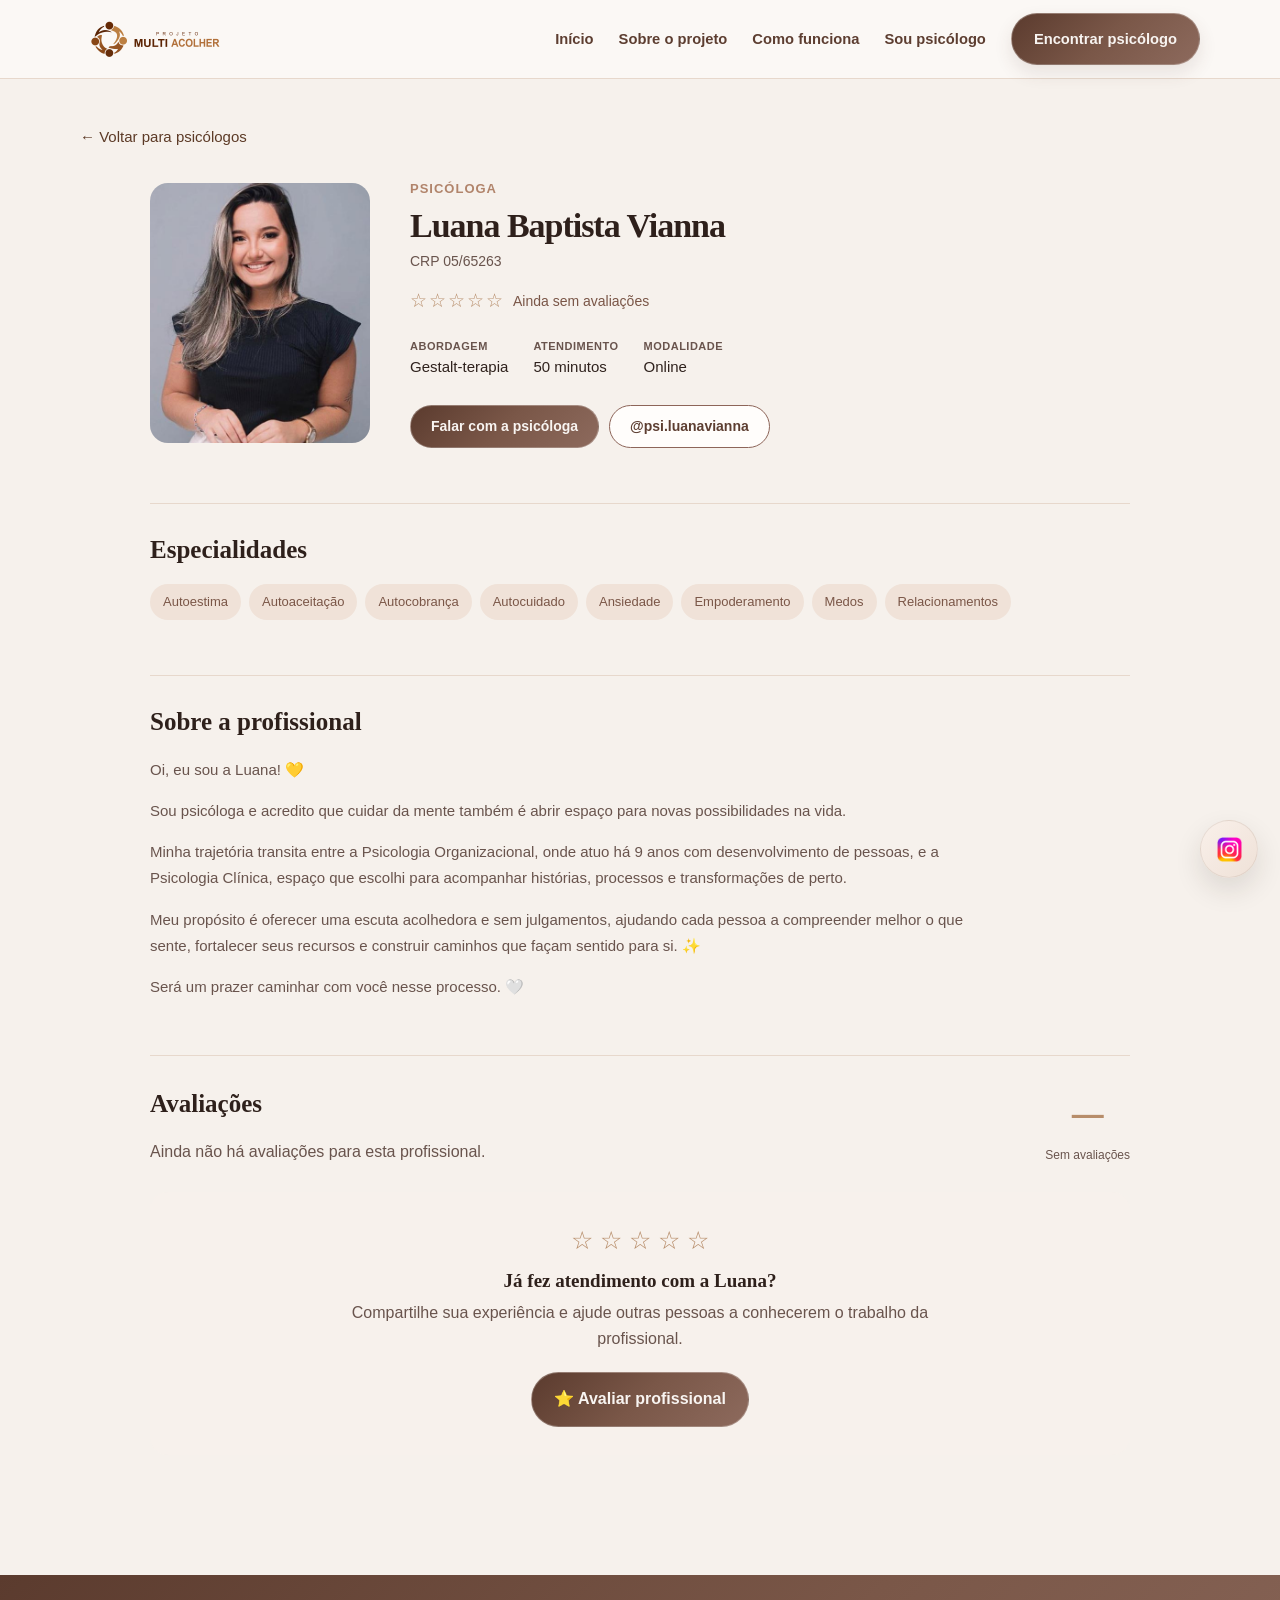
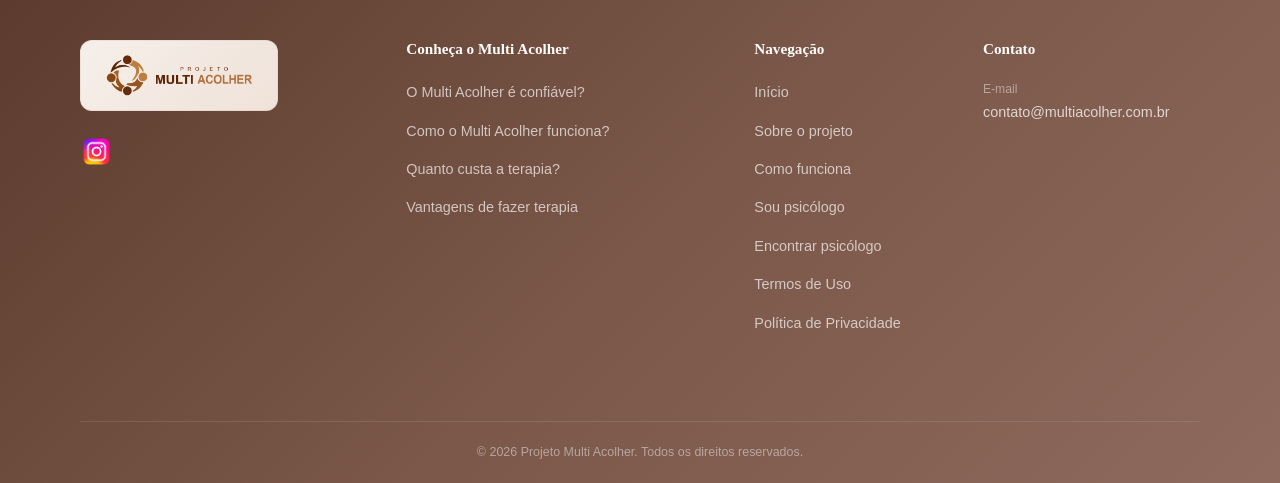
<file: multi_acolher/luana-baptista-vianna.html>
<!DOCTYPE html>
<html lang="pt-BR">
<head>
    <meta charset="utf-8">
    <meta name="viewport" content="width=device-width, initial-scale=1.0">

    <title>Luana Baptista Vianna | Psicóloga | Multi Acolher</title>
    <link rel="icon" type="image/png" href="images/favicon.png">
    <meta name="description" content="Conheça Luana Baptista Vianna, psicóloga CRP 05/65263, com abordagem em Gestalt-Terapia e atendimento psicológico pelo Projeto Multi Acolher.">
    <meta property="og:title" content="Luana Baptista Vianna | Psicóloga | Multi Acolher">
    <meta property="og:description" content="Conheça Luana Baptista Vianna, psicóloga CRP 05/65263, com abordagem em Gestalt-Terapia e atendimento psicológico pelo Projeto Multi Acolher.">
    <meta property="og:image" content="https://multiacolher.com.br/images/og-multi-acolher.png">
    <meta property="og:type" content="profile">
    <meta property="og:site_name" content="Projeto Multi Acolher">
    <meta property="og:url" content="https://multiacolher.com.br/luana-baptista-vianna.html">
    <link rel="stylesheet" href="css/style.css">
</head>

<body>

<header class="site-header">
    <div class="container nav">

        <a class="logo" href="index.html">
            <img src="images/logo-header.png" alt="Projeto Multi Acolher">
        </a>

        <button class="menu-btn" aria-label="Abrir menu">☰</button>

        <nav class="nav-links">
            <a href="index.html">Início</a>
            <a href="sobre.html">Sobre o projeto</a>
            <a href="como-funciona.html">Como funciona</a>
            <a href="sobre.html#psicologos">Sou psicólogo</a>
            <a class="btn btn-primary" href="psicologos.html">Encontrar psicólogo</a>
        </nav>

    </div>
</header>

<main>

    <section class="profile-section">

        <div class="container">

            <a href="psicologos.html" class="back-link">
                ← Voltar para psicólogos
            </a>

            <!-- PERFIL PRINCIPAL -->
            <div class="professional-profile">

                <!-- FOTO -->
                <div class="professional-photo">
                    <img src="images/luana.jpg" alt="Luana Baptista Vianna">
                </div>

                <!-- INFORMAÇÕES -->
                <div class="professional-info">

                    <span class="professional-label">
                        Psicóloga
                    </span>

                    <h1>
                        Luana Baptista Vianna
                    </h1>

                    <p class="professional-crp">
                        CRP 05/65263
                    </p>

                    <div class="professional-rating">
                        <span>☆</span>
                        <span>☆</span>
                        <span>☆</span>
                        <span>☆</span>
                        <span>☆</span>

                        <a href="#avaliacoes">
                            Ainda sem avaliações
                        </a>
                    </div>

                    <div class="professional-details">

                        <div>
                            <strong>Abordagem</strong>
                            <span>Gestalt-terapia</span>
                        </div>

                        <div>
                            <strong>Atendimento</strong>
                            <span>50 minutos</span>
                        </div>

                        <div>
                            <strong>Modalidade</strong>
                            <span>Online</span>
                        </div>

                    </div>

                    <div class="professional-actions">

                        <a
                            href="https://w.app/psiluana" target="_blank" rel="noopener noreferrer" class="btn-primary">
                            Falar com a psicóloga
                        </a>

                        <a
                            href="https://www.instagram.com/psi.luanavianna/"
                            target="_blank"
                            rel="noopener noreferrer"
                            class="btn-secondary"
                        >
                            @psi.luanavianna
                        </a>

                    </div>

                </div>

            </div>

            <!-- ESPECIALIDADES -->
            <section class="profile-content">

                <h2>Especialidades</h2>

                <div class="specialty-tags">

                    <span>Autoestima</span>
                    <span>Autoaceitação</span>
                    <span>Autocobrança</span>
                    <span>Autocuidado</span>
                    <span>Ansiedade</span>
                    <span>Empoderamento</span>
                    <span>Medos</span>
                    <span>Relacionamentos</span>

                </div>

            </section>

            <!-- SOBRE -->
            <section class="profile-content">

                <h2>Sobre a profissional</h2>

                <div class="professional-bio">

                    <p>
                        Oi, eu sou a Luana! 💛
                    </p>

                    <p>
                        Sou psicóloga e acredito que cuidar da mente também é abrir espaço
                        para novas possibilidades na vida.
                    </p>

                    <p>
                        Minha trajetória transita entre a Psicologia Organizacional, onde atuo
                        há 9 anos com desenvolvimento de pessoas, e a Psicologia Clínica,
                        espaço que escolhi para acompanhar histórias, processos e transformações
                        de perto.
                    </p>

                    <p>
                        Meu propósito é oferecer uma escuta acolhedora e sem julgamentos,
                        ajudando cada pessoa a compreender melhor o que sente, fortalecer seus
                        recursos e construir caminhos que façam sentido para si. ✨
                    </p>

                    <p>
                        Será um prazer caminhar com você nesse processo. 🤍
                    </p>

                </div>

            </section>

            <!-- AVALIAÇÕES -->
            <section class="profile-content evaluations" id="avaliacoes">

                <div class="evaluations-header">

                    <div>
                        <h2>Avaliações</h2>

                        <p>
                            Ainda não há avaliações para esta profissional.
                        </p>
                    </div>

                    <div class="evaluation-score">
                        <strong>—</strong>
                        <span>Sem avaliações</span>
                    </div>

                </div>

                <div class="evaluation-box">

                    <div class="evaluation-stars">
                        ☆ ☆ ☆ ☆ ☆
                    </div>

                    <h3>
                        Já fez atendimento com a Luana?
                    </h3>

                    <p>
                        Compartilhe sua experiência e ajude outras pessoas
                        a conhecerem o trabalho da profissional.
                    </p>

                    <a href="https://docs.google.com/forms/d/e/1FAIpQLSdoGxnIImb5uKiUf-3KuUY2xm_WGRK6opEM3WE9NDKIHxFFpg/viewform?usp=pp_url&entry.294497760=Luana+Baptista+Vianna"
                    target="_blank" 
                    rel="noopener noreferrer" 
                    class="btn btn-primary">
                    ⭐ Avaliar profissional</a>

                </div>

            </section>

        </div>

    </section>

</main>

<footer class="footer">

    <div class="container footer-grid">

        <!-- LOGO -->
        <div class="footer-brand">

            <a href="index.html" class="footer-logo">
                <img src="images/logo-header.png" alt="Projeto Multi Acolher">
            </a>

            <a
    href="https://www.instagram.com/projetomultiacolher"
    target="_blank"
    rel="noopener noreferrer"
    class="footer-instagram"
    aria-label="Instagram do Projeto Multi Acolher"
>
    <img src="images/instagram.png" alt="Instagram">
</a>

        </div>


        <!-- CONHEÇA O MULTI ACOLHER -->
        <div class="footer-column">

            <h3>Conheça o Multi Acolher</h3>

            <ul>
                <li>
                    <a href="como-funciona.html#faq-confiavel">
                        O Multi Acolher é confiável?
                    </a>
                </li>

                <li>
                    <a href="como-funciona.html#faq-funciona">
                        Como o Multi Acolher funciona?
                    </a>
                </li>

                <li>
                    <a href="como-funciona.html#faq-preco">
                        Quanto custa a terapia?
                    </a>
                </li>

                <li>
                    <a href="como-funciona.html#faq-vantagens">
                        Vantagens de fazer terapia
                    </a>
                </li>
            </ul>

        </div>


<!-- NAVEGAÇÃO -->
<div class="footer-column">

    <h3>Navegação</h3>

    <ul>
        <li>
            <a href="index.html">
                Início
            </a>
        </li>

        <li>
            <a href="sobre.html">
                Sobre o projeto
            </a>
        </li>

        <li>
            <a href="como-funciona.html">
                Como funciona
            </a>
        </li>

        <li>
            <a href="sobre.html#psicologos">
                Sou psicólogo
            </a>
        </li>

        <li>
            <a href="psicologos.html">
                Encontrar psicólogo
            </a>
        </li>

        <li>
            <a href="termos-de-uso.html">
                Termos de Uso
            </a>
        </li>

        <li>
            <a href="politica-de-privacidade.html">
                Política de Privacidade
            </a>
        </li>
    </ul>

</div>


        <!-- CONTATO -->
        <div class="footer-column footer-contact">

            <h3>Contato</h3>

            <ul>

                <li>
                    <span>E-mail</span>
                    <a href="mailto:contato@multiacolher.com.br">
                        contato@multiacolher.com.br
                    </a>
                </li>

            </ul>

        </div>

    </div>


    <div class="container footer-bottom">

        <p>
            © 2026 Projeto Multi Acolher. Todos os direitos reservados.
        </p>

    </div>

</footer>

<script src="js/script.js"></script>

</body>
</html>
</file>
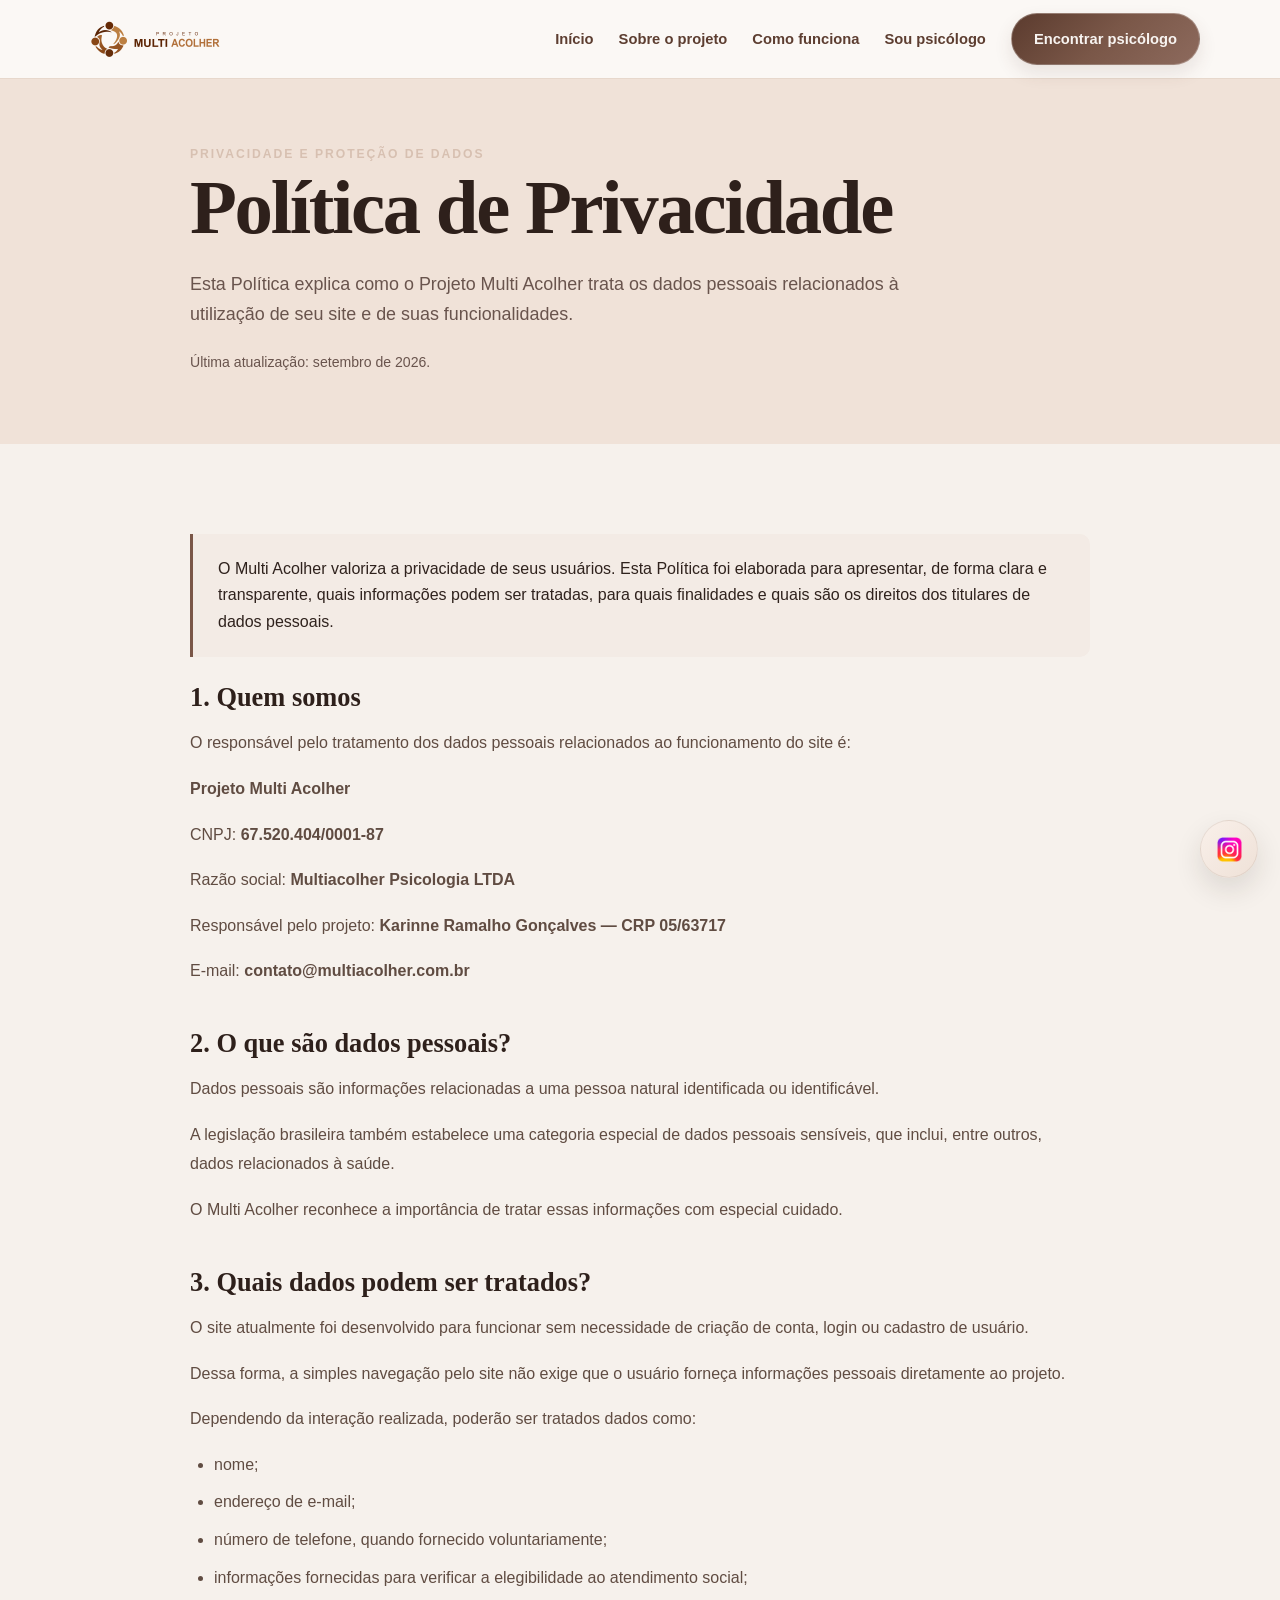
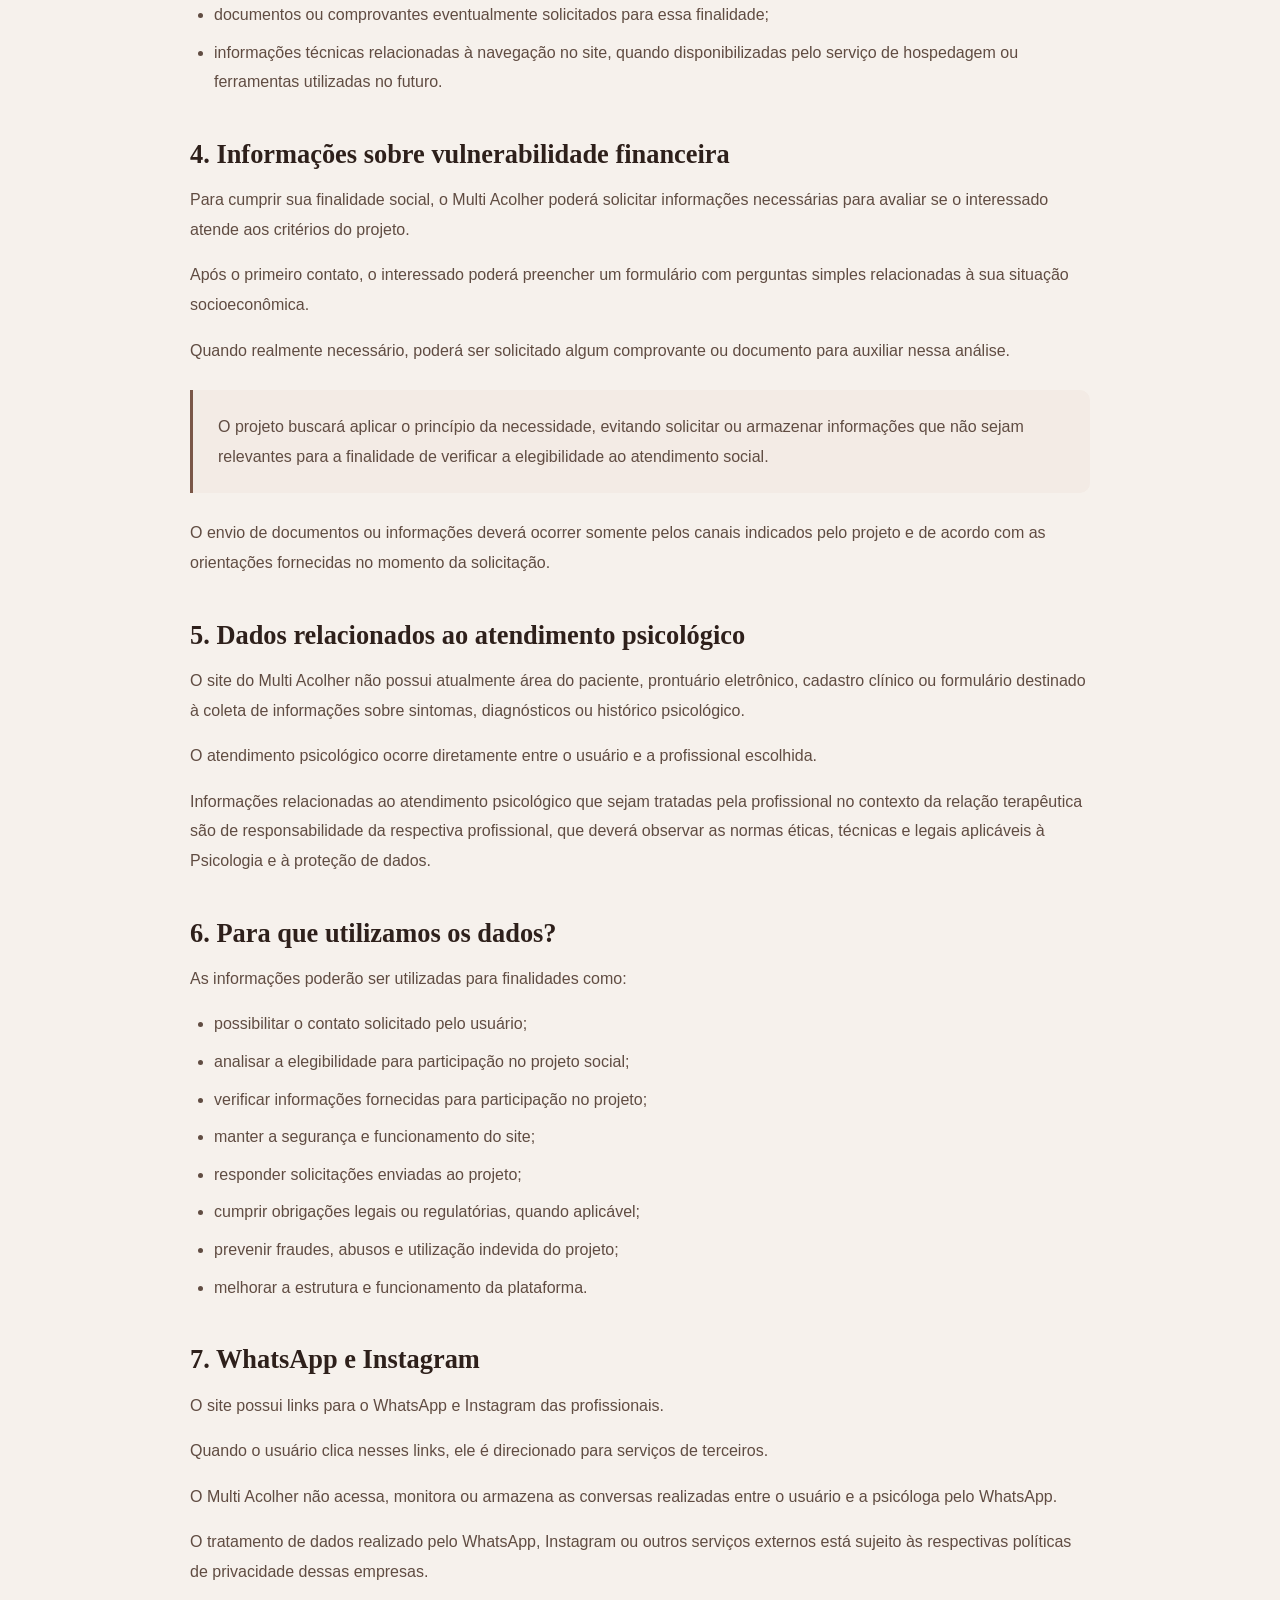
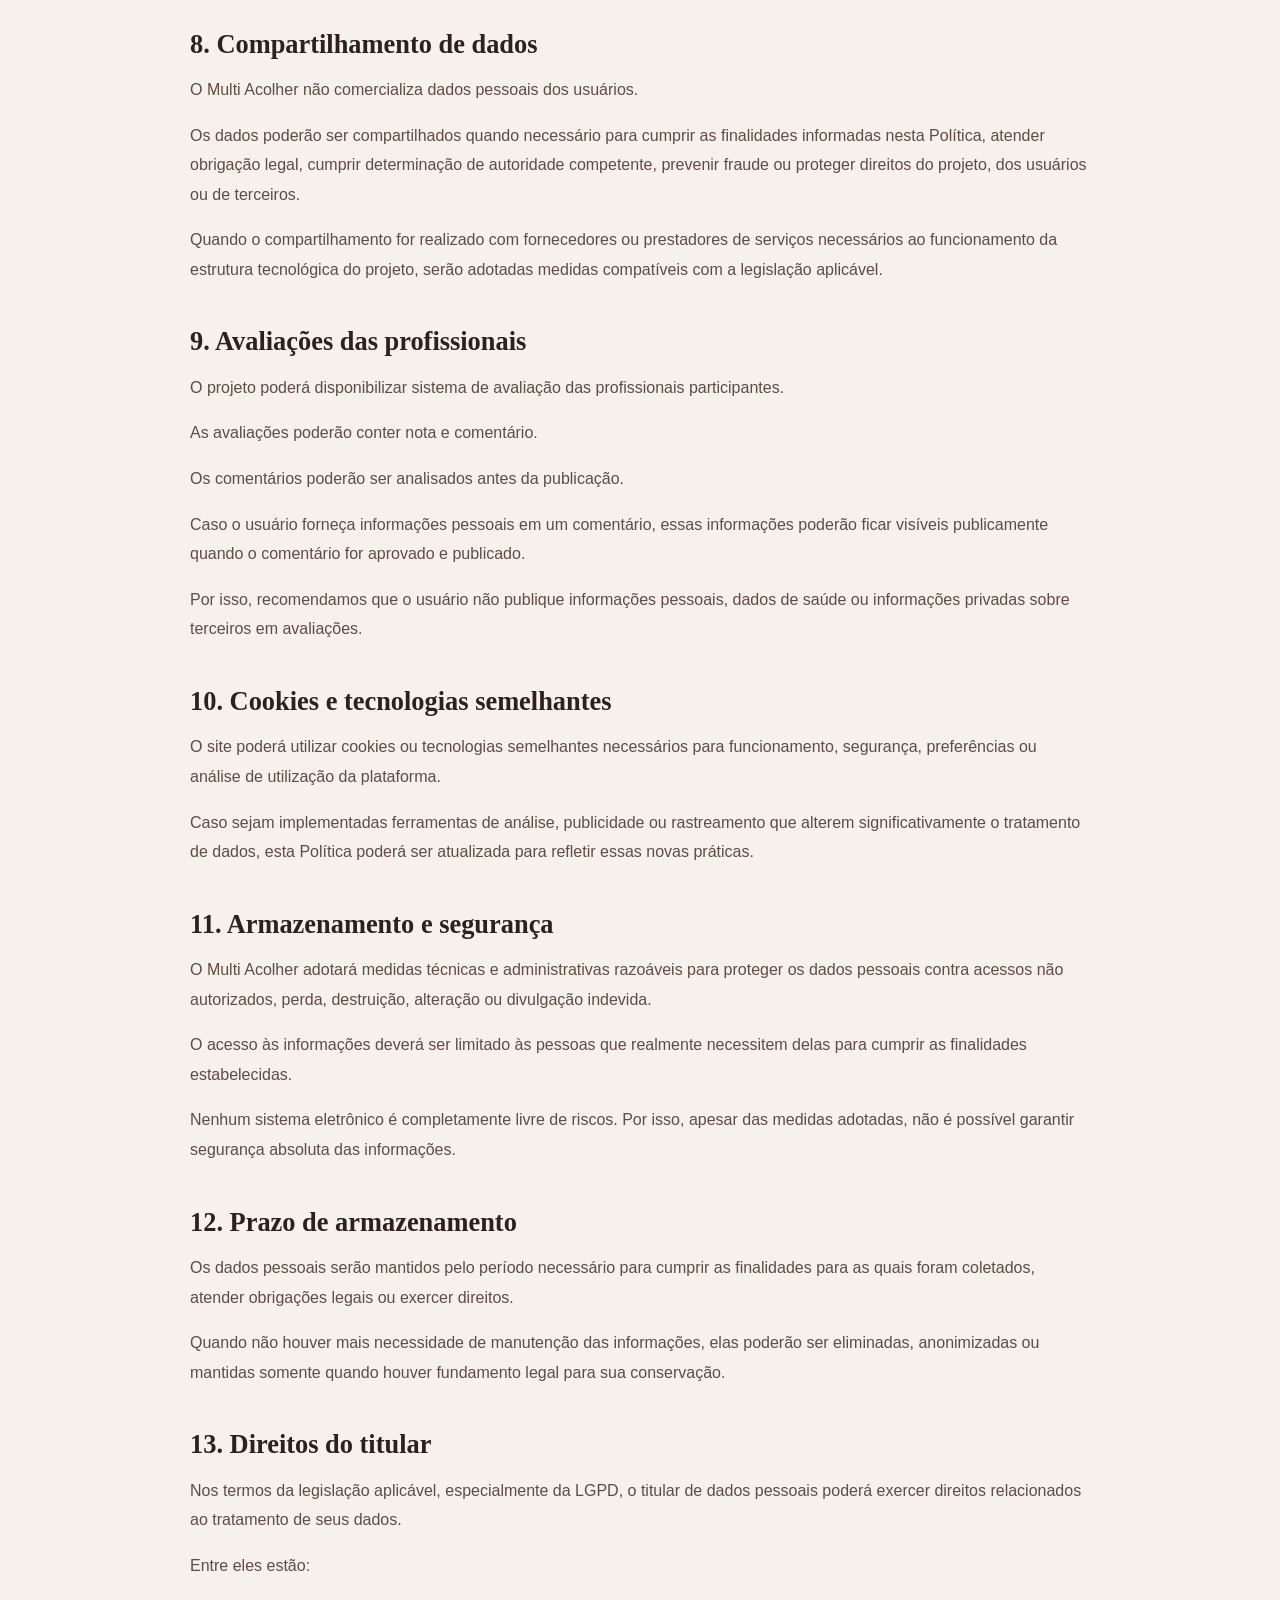
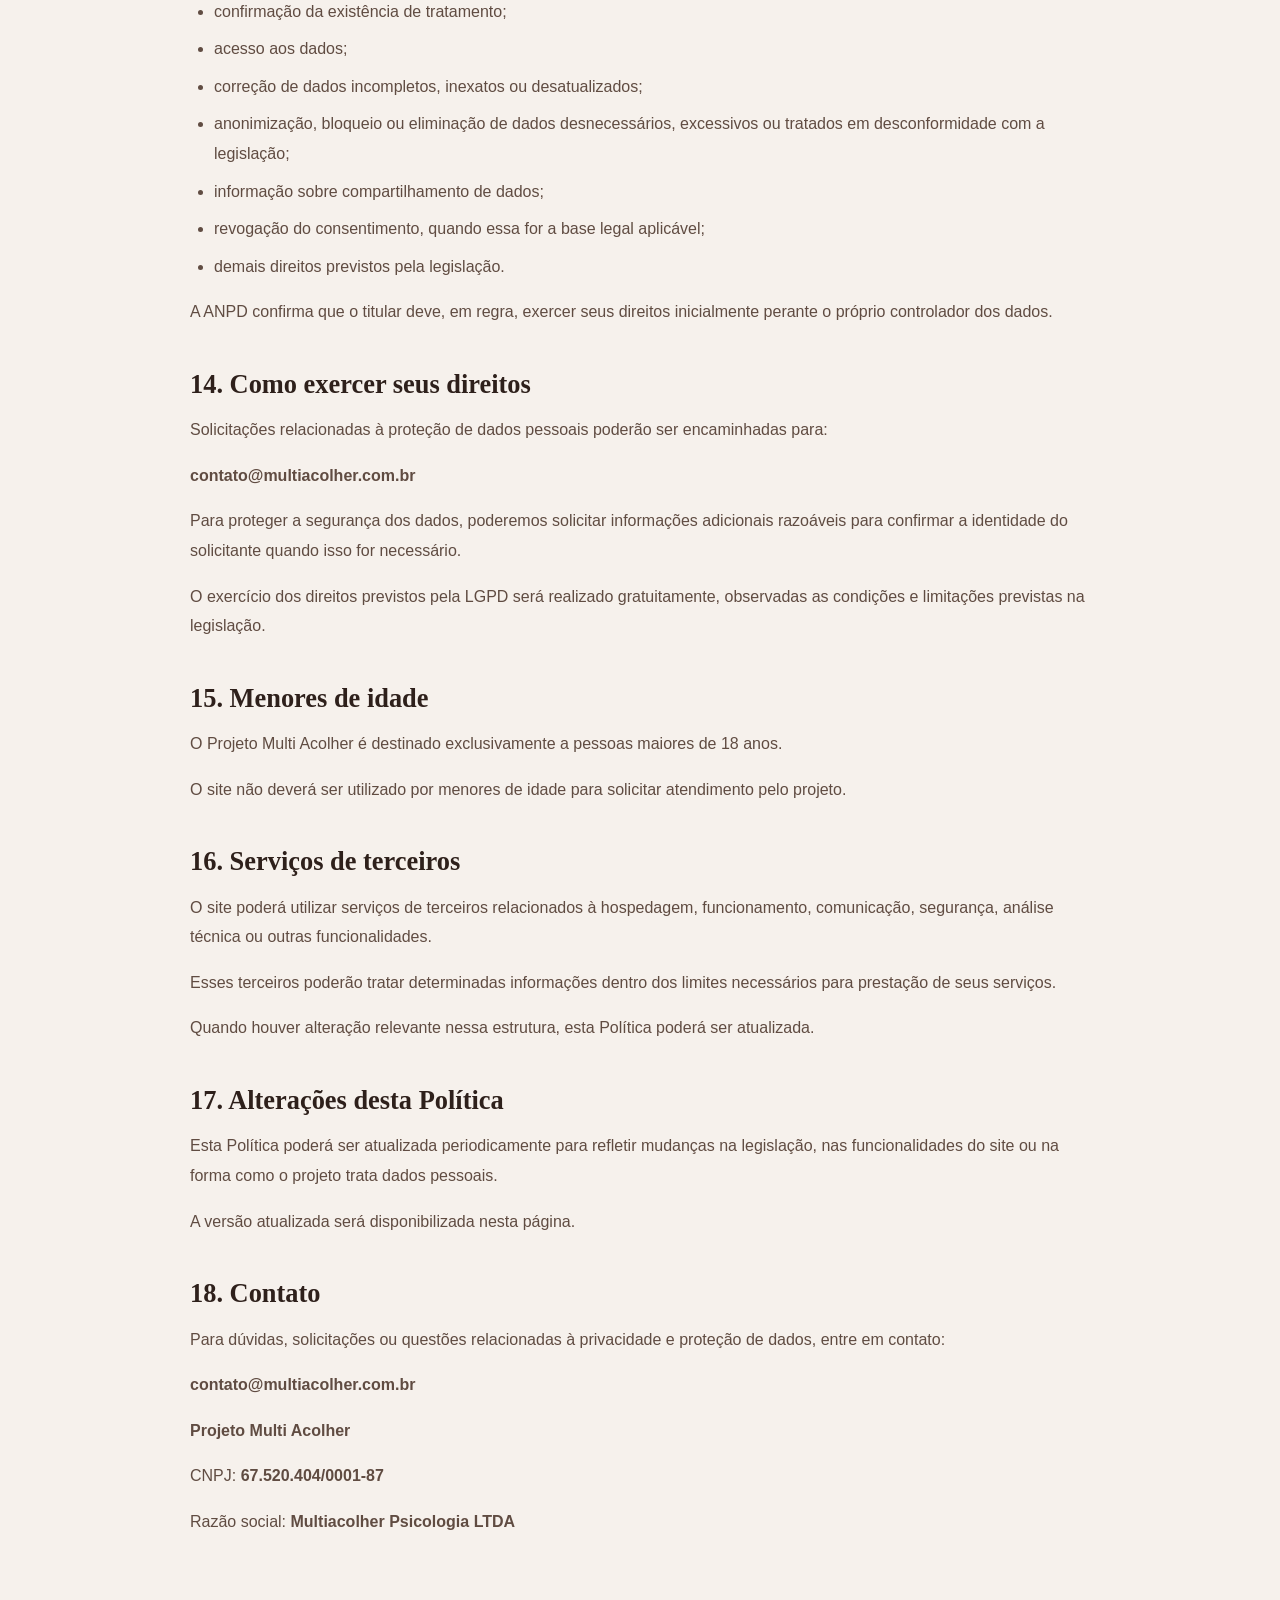
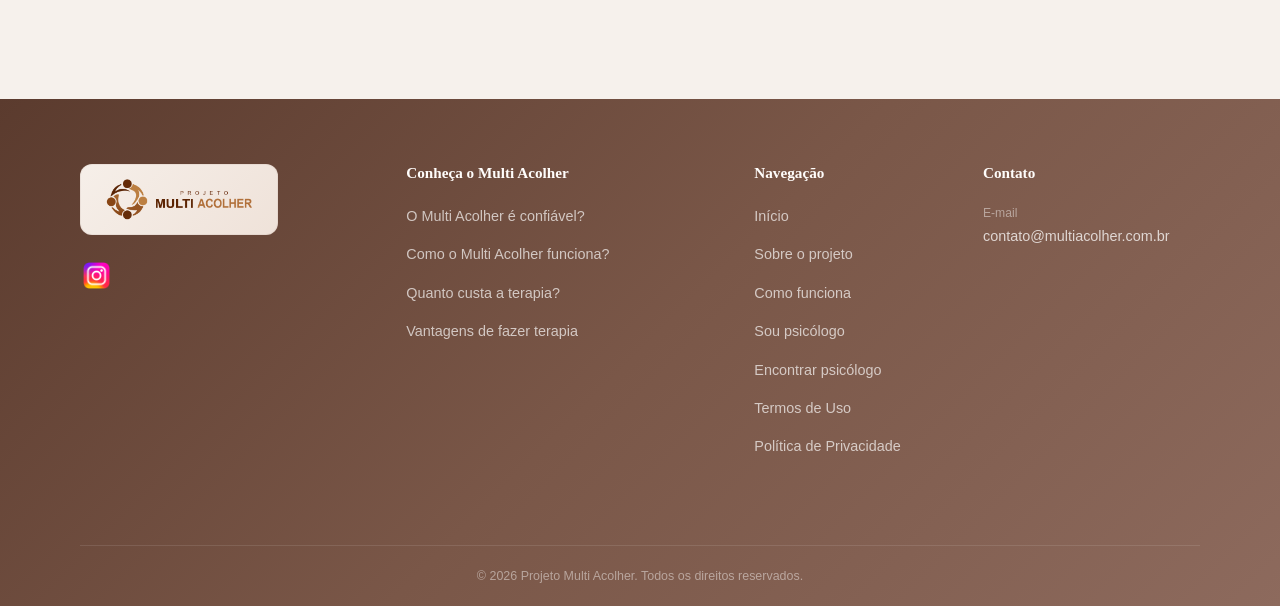
<file: multi_acolher/politica-de-privacidade.html>
<!DOCTYPE html>
<html lang="pt-BR">
<head>

    <meta charset="UTF-8">
    <meta name="viewport" content="width=device-width, initial-scale=1.0">

    <meta name="description"
      content="Conheça a Política de Privacidade do Projeto Multi Acolher e saiba como seus dados pessoais são tratados, protegidos e utilizados na plataforma.">
    <meta property="og:title" content="Política de Privacidade | Projeto Multi Acolher">
    <meta property="og:description" content="Conheça a Política de Privacidade do Projeto Multi Acolher e saiba como seus dados pessoais são tratados, protegidos e utilizados na plataforma.">
    <meta property="og:image" content="https://multiacolher.com.br/images/og-multi-acolher.png">
    <meta property="og:type" content="website">
    <meta property="og:site_name" content="Projeto Multi Acolher">
    <meta property="og:url" content="https://multiacolher.com.br/politica-de-privacidade.html">
    <title>Política de Privacidade | Projeto Multi Acolher</title>
    <link rel="icon" type="image/png" href="images/favicon.png">
    <link rel="stylesheet" href="css/style.css">

    <style>

        .legal-hero {
            padding: 65px 0 55px;
            background: var(--brown-100);
        }

        .legal-hero .lead {
            max-width: 760px;
        }

        .legal-section {
            padding: 65px 0 80px;
            background: var(--cream);
        }

        .legal-container {
            max-width: 900px;
        }

        .legal-block {
            margin-bottom: 42px;
        }

        .legal-block h2 {
            font-size: 1.65rem;
            margin-bottom: 16px;
        }

        .legal-block h3 {
            font-family: Inter, Arial, sans-serif;
            font-size: 1.05rem;
            margin: 24px 0 10px;
            color: var(--brown-900);
        }

        .legal-block p,
        .legal-block li {
            color: #604c42;
            line-height: 1.85;
            font-size: 1rem;
        }

        .legal-block ul,
        .legal-block ol {
            padding-left: 24px;
        }

        .legal-block li {
            margin-bottom: 8px;
        }

        .legal-note {
            padding: 22px 25px;
            background: #f3ebe5;
            border-left: 3px solid var(--brown-700);
            border-radius: 0 10px 10px 0;
            margin: 25px 0;
        }

        .legal-note p {
            margin: 0;
        }

        .legal-date {
            margin-top: 22px;
            font-size: .88rem;
            color: var(--muted);
        }

    </style>

</head>


<body>


<header class="site-header">

    <div class="container nav">

        <a class="logo" href="index.html">

            <img src="images/logo-header.png"
                 alt="Projeto Multi Acolher">

        </a>


        <nav class="nav-links">

            <a href="index.html">
                Início
            </a>

            <a href="sobre.html">
                Sobre o projeto
            </a>

            <a href="como-funciona.html">
                Como funciona
            </a>

            <a href="sobre.html#psicologos">
                Sou psicólogo
            </a>

            <a href="psicologos.html"
               class="btn btn-primary">
                Encontrar psicólogo
            </a>

        </nav>


        <button class="menu-btn"
                aria-label="Abrir menu">
            ☰
        </button>

    </div>

</header>


<main>


<section class="legal-hero">

    <div class="container legal-container">

        <div class="eyebrow">
            Privacidade e proteção de dados
        </div>

        <h1>
            Política de Privacidade
        </h1>

        <p class="lead">
            Esta Política explica como o Projeto Multi Acolher
            trata os dados pessoais relacionados à utilização
            de seu site e de suas funcionalidades.
        </p>

        <p class="legal-date">
            Última atualização: setembro de 2026.
        </p>

    </div>

</section>


<section class="legal-section">

<div class="container legal-container">


<div class="legal-note">

    <p>
        O Multi Acolher valoriza a privacidade de seus usuários.
        Esta Política foi elaborada para apresentar, de forma
        clara e transparente, quais informações podem ser tratadas,
        para quais finalidades e quais são os direitos dos titulares
        de dados pessoais.
    </p>

</div>


<div class="legal-block">

<h2>1. Quem somos</h2>

<p>
    O responsável pelo tratamento dos dados pessoais relacionados
    ao funcionamento do site é:
</p>

<p>
    <strong>Projeto Multi Acolher</strong>
</p>

<p>
    CNPJ: <strong>67.520.404/0001-87</strong>
</p>

<p>
    Razão social: <strong>Multiacolher Psicologia LTDA</strong>
</p>

<p>
    Responsável pelo projeto:
    <strong>Karinne Ramalho Gonçalves — CRP 05/63717</strong>
</p>

<p>
    E-mail:
    <strong>contato@multiacolher.com.br</strong>
</p>

</div>


<div class="legal-block">

<h2>2. O que são dados pessoais?</h2>

<p>
    Dados pessoais são informações relacionadas a uma pessoa
    natural identificada ou identificável.
</p>

<p>
    A legislação brasileira também estabelece uma categoria
    especial de dados pessoais sensíveis, que inclui, entre outros,
    dados relacionados à saúde.
</p>

<p>
    O Multi Acolher reconhece a importância de tratar essas
    informações com especial cuidado.
</p>

</div>


<div class="legal-block">

<h2>3. Quais dados podem ser tratados?</h2>

<p>
    O site atualmente foi desenvolvido para funcionar sem
    necessidade de criação de conta, login ou cadastro de usuário.
</p>

<p>
    Dessa forma, a simples navegação pelo site não exige que o
    usuário forneça informações pessoais diretamente ao projeto.
</p>

<p>
    Dependendo da interação realizada, poderão ser tratados dados
    como:
</p>

<ul>

    <li>
        nome;
    </li>

    <li>
        endereço de e-mail;
    </li>

    <li>
        número de telefone, quando fornecido voluntariamente;
    </li>

    <li>
        informações fornecidas para verificar a elegibilidade
        ao atendimento social;
    </li>

    <li>
        documentos ou comprovantes eventualmente solicitados
        para essa finalidade;
    </li>

    <li>
        informações técnicas relacionadas à navegação no site,
        quando disponibilizadas pelo serviço de hospedagem ou
        ferramentas utilizadas no futuro.
    </li>

</ul>

</div>


<div class="legal-block">

<h2>4. Informações sobre vulnerabilidade financeira</h2>

<p>
    Para cumprir sua finalidade social, o Multi Acolher poderá
    solicitar informações necessárias para avaliar se o interessado
    atende aos critérios do projeto.
</p>

<p>
    Após o primeiro contato, o interessado poderá preencher um
    formulário com perguntas simples relacionadas à sua situação
    socioeconômica.
</p>

<p>
    Quando realmente necessário, poderá ser solicitado algum
    comprovante ou documento para auxiliar nessa análise.
</p>

<div class="legal-note">

    <p>
        O projeto buscará aplicar o princípio da necessidade,
        evitando solicitar ou armazenar informações que não sejam
        relevantes para a finalidade de verificar a elegibilidade
        ao atendimento social.
    </p>

</div>

<p>
    O envio de documentos ou informações deverá ocorrer somente
    pelos canais indicados pelo projeto e de acordo com as
    orientações fornecidas no momento da solicitação.
</p>

</div>


<div class="legal-block">

<h2>5. Dados relacionados ao atendimento psicológico</h2>

<p>
    O site do Multi Acolher não possui atualmente área do paciente,
    prontuário eletrônico, cadastro clínico ou formulário destinado
    à coleta de informações sobre sintomas, diagnósticos ou histórico
    psicológico.
</p>

<p>
    O atendimento psicológico ocorre diretamente entre o usuário
    e a profissional escolhida.
</p>

<p>
    Informações relacionadas ao atendimento psicológico que sejam
    tratadas pela profissional no contexto da relação terapêutica
    são de responsabilidade da respectiva profissional, que deverá
    observar as normas éticas, técnicas e legais aplicáveis à
    Psicologia e à proteção de dados.
</p>

</div>


<div class="legal-block">

<h2>6. Para que utilizamos os dados?</h2>

<p>
    As informações poderão ser utilizadas para finalidades como:
</p>

<ul>

    <li>
        possibilitar o contato solicitado pelo usuário;
    </li>

    <li>
        analisar a elegibilidade para participação no projeto social;
    </li>

    <li>
        verificar informações fornecidas para participação no projeto;
    </li>

    <li>
        manter a segurança e funcionamento do site;
    </li>

    <li>
        responder solicitações enviadas ao projeto;
    </li>

    <li>
        cumprir obrigações legais ou regulatórias, quando aplicável;
    </li>

    <li>
        prevenir fraudes, abusos e utilização indevida do projeto;
    </li>

    <li>
        melhorar a estrutura e funcionamento da plataforma.
    </li>

</ul>

</div>


<div class="legal-block">

<h2>7. WhatsApp e Instagram</h2>

<p>
    O site possui links para o WhatsApp e Instagram das profissionais.
</p>

<p>
    Quando o usuário clica nesses links, ele é direcionado para
    serviços de terceiros.
</p>

<p>
    O Multi Acolher não acessa, monitora ou armazena as conversas
    realizadas entre o usuário e a psicóloga pelo WhatsApp.
</p>

<p>
    O tratamento de dados realizado pelo WhatsApp, Instagram ou
    outros serviços externos está sujeito às respectivas políticas
    de privacidade dessas empresas.
</p>

</div>


<div class="legal-block">

<h2>8. Compartilhamento de dados</h2>

<p>
    O Multi Acolher não comercializa dados pessoais dos usuários.
</p>

<p>
    Os dados poderão ser compartilhados quando necessário para
    cumprir as finalidades informadas nesta Política, atender
    obrigação legal, cumprir determinação de autoridade competente,
    prevenir fraude ou proteger direitos do projeto, dos usuários
    ou de terceiros.
</p>

<p>
    Quando o compartilhamento for realizado com fornecedores ou
    prestadores de serviços necessários ao funcionamento da estrutura
    tecnológica do projeto, serão adotadas medidas compatíveis com
    a legislação aplicável.
</p>

</div>


<div class="legal-block">

<h2>9. Avaliações das profissionais</h2>

<p>
    O projeto poderá disponibilizar sistema de avaliação das
    profissionais participantes.
</p>

<p>
    As avaliações poderão conter nota e comentário.
</p>

<p>
    Os comentários poderão ser analisados antes da publicação.
</p>

<p>
    Caso o usuário forneça informações pessoais em um comentário,
    essas informações poderão ficar visíveis publicamente quando
    o comentário for aprovado e publicado.
</p>

<p>
    Por isso, recomendamos que o usuário não publique informações
    pessoais, dados de saúde ou informações privadas sobre terceiros
    em avaliações.
</p>

</div>


<div class="legal-block">

<h2>10. Cookies e tecnologias semelhantes</h2>

<p>
    O site poderá utilizar cookies ou tecnologias semelhantes
    necessários para funcionamento, segurança, preferências ou
    análise de utilização da plataforma.
</p>

<p>
    Caso sejam implementadas ferramentas de análise, publicidade
    ou rastreamento que alterem significativamente o tratamento
    de dados, esta Política poderá ser atualizada para refletir
    essas novas práticas.
</p>

</div>


<div class="legal-block">

<h2>11. Armazenamento e segurança</h2>

<p>
    O Multi Acolher adotará medidas técnicas e administrativas
    razoáveis para proteger os dados pessoais contra acessos
    não autorizados, perda, destruição, alteração ou divulgação
    indevida.
</p>

<p>
    O acesso às informações deverá ser limitado às pessoas que
    realmente necessitem delas para cumprir as finalidades
    estabelecidas.
</p>

<p>
    Nenhum sistema eletrônico é completamente livre de riscos.
    Por isso, apesar das medidas adotadas, não é possível garantir
    segurança absoluta das informações.
</p>

</div>


<div class="legal-block">

<h2>12. Prazo de armazenamento</h2>

<p>
    Os dados pessoais serão mantidos pelo período necessário para
    cumprir as finalidades para as quais foram coletados, atender
    obrigações legais ou exercer direitos.
</p>

<p>
    Quando não houver mais necessidade de manutenção das informações,
    elas poderão ser eliminadas, anonimizadas ou mantidas somente
    quando houver fundamento legal para sua conservação.
</p>

</div>


<div class="legal-block">

<h2>13. Direitos do titular</h2>

<p>
    Nos termos da legislação aplicável, especialmente da LGPD,
    o titular de dados pessoais poderá exercer direitos relacionados
    ao tratamento de seus dados.
</p>

<p>
    Entre eles estão:
</p>

<ul>

    <li>
        confirmação da existência de tratamento;
    </li>

    <li>
        acesso aos dados;
    </li>

    <li>
        correção de dados incompletos, inexatos ou desatualizados;
    </li>

    <li>
        anonimização, bloqueio ou eliminação de dados desnecessários,
        excessivos ou tratados em desconformidade com a legislação;
    </li>

    <li>
        informação sobre compartilhamento de dados;
    </li>

    <li>
        revogação do consentimento, quando essa for a base legal
        aplicável;
    </li>

    <li>
        demais direitos previstos pela legislação.
    </li>

</ul>

<p>
    A ANPD confirma que o titular deve, em regra, exercer seus
    direitos inicialmente perante o próprio controlador dos dados.
</p>

</div>


<div class="legal-block">

<h2>14. Como exercer seus direitos</h2>

<p>
    Solicitações relacionadas à proteção de dados pessoais poderão
    ser encaminhadas para:
</p>

<p>
    <strong>
        contato@multiacolher.com.br
    </strong>
</p>

<p>
    Para proteger a segurança dos dados, poderemos solicitar
    informações adicionais razoáveis para confirmar a identidade
    do solicitante quando isso for necessário.
</p>

<p>
    O exercício dos direitos previstos pela LGPD será realizado
    gratuitamente, observadas as condições e limitações previstas
    na legislação.
</p>

</div>


<div class="legal-block">

<h2>15. Menores de idade</h2>

<p>
    O Projeto Multi Acolher é destinado exclusivamente a pessoas
    maiores de 18 anos.
</p>

<p>
    O site não deverá ser utilizado por menores de idade para
    solicitar atendimento pelo projeto.
</p>

</div>


<div class="legal-block">

<h2>16. Serviços de terceiros</h2>

<p>
    O site poderá utilizar serviços de terceiros relacionados à
    hospedagem, funcionamento, comunicação, segurança, análise
    técnica ou outras funcionalidades.
</p>

<p>
    Esses terceiros poderão tratar determinadas informações dentro
    dos limites necessários para prestação de seus serviços.
</p>

<p>
    Quando houver alteração relevante nessa estrutura, esta Política
    poderá ser atualizada.
</p>

</div>


<div class="legal-block">

<h2>17. Alterações desta Política</h2>

<p>
    Esta Política poderá ser atualizada periodicamente para refletir
    mudanças na legislação, nas funcionalidades do site ou na forma
    como o projeto trata dados pessoais.
</p>

<p>
    A versão atualizada será disponibilizada nesta página.
</p>

</div>


<div class="legal-block">

<h2>18. Contato</h2>

<p>
    Para dúvidas, solicitações ou questões relacionadas à privacidade
    e proteção de dados, entre em contato:
</p>

<p>
    <strong>
        contato@multiacolher.com.br
    </strong>
</p>

<p>
    <strong>Projeto Multi Acolher</strong>
</p>

<p>
    CNPJ: <strong>67.520.404/0001-87</strong>
</p>

<p>
    Razão social:
    <strong>Multiacolher Psicologia LTDA</strong>
</p>

</div>


</div>

</section>

</main>


<footer class="footer">

    <div class="container footer-grid">

        <!-- LOGO -->
        <div class="footer-brand">

            <a href="index.html" class="footer-logo">
                <img src="images/logo-header.png" alt="Projeto Multi Acolher">
            </a>

            <a
    href="https://www.instagram.com/projetomultiacolher"
    target="_blank"
    rel="noopener noreferrer"
    class="footer-instagram"
    aria-label="Instagram do Projeto Multi Acolher"
>
    <img src="images/instagram.png" alt="Instagram">
</a>

        </div>


        <!-- CONHEÇA O MULTI ACOLHER -->
        <div class="footer-column">

            <h3>Conheça o Multi Acolher</h3>

            <ul>
                <li>
                    <a href="como-funciona.html#faq-confiavel">
                        O Multi Acolher é confiável?
                    </a>
                </li>

                <li>
                    <a href="como-funciona.html#faq-funciona">
                        Como o Multi Acolher funciona?
                    </a>
                </li>

                <li>
                    <a href="como-funciona.html#faq-preco">
                        Quanto custa a terapia?
                    </a>
                </li>

                <li>
                    <a href="como-funciona.html#faq-vantagens">
                        Vantagens de fazer terapia
                    </a>
                </li>
            </ul>

        </div>


<!-- NAVEGAÇÃO -->
<div class="footer-column">

    <h3>Navegação</h3>

    <ul>
        <li>
            <a href="index.html">
                Início
            </a>
        </li>

        <li>
            <a href="sobre.html">
                Sobre o projeto
            </a>
        </li>

        <li>
            <a href="como-funciona.html">
                Como funciona
            </a>
        </li>

        <li>
            <a href="sobre.html#psicologos">
                Sou psicólogo
            </a>
        </li>

        <li>
            <a href="psicologos.html">
                Encontrar psicólogo
            </a>
        </li>

        <li>
            <a href="termos-de-uso.html">
                Termos de Uso
            </a>
        </li>

        <li>
            <a href="politica-de-privacidade.html">
                Política de Privacidade
            </a>
        </li>
    </ul>

</div>


        <!-- CONTATO -->
        <div class="footer-column footer-contact">

            <h3>Contato</h3>

            <ul>

                <li>
                    <span>E-mail</span>
                    <a href="mailto:contato@multiacolher.com.br">
                        contato@multiacolher.com.br
                    </a>
                </li>

            </ul>

        </div>

    </div>


    <div class="container footer-bottom">

        <p>
            © 2026 Projeto Multi Acolher. Todos os direitos reservados.
        </p>

    </div>

</footer>


<script src="js/script.js"></script>

</body>
</html>
</file>
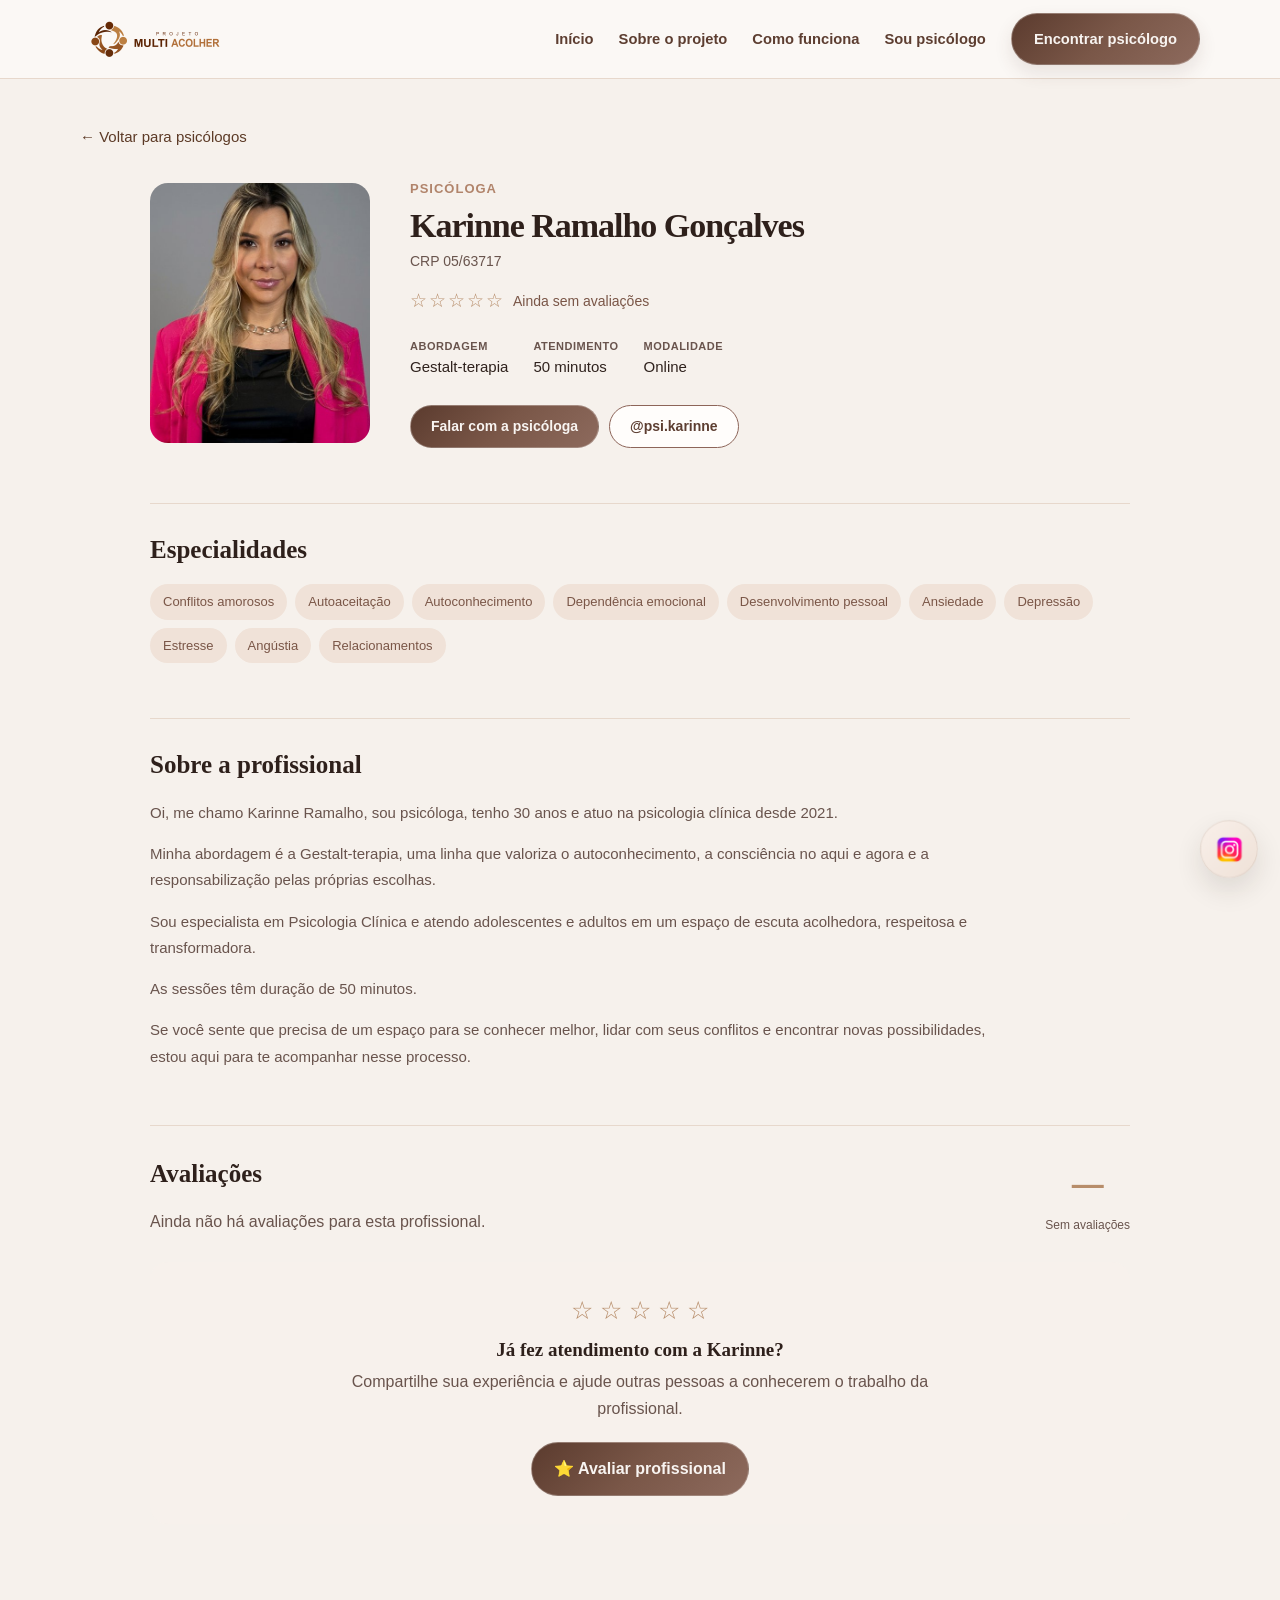
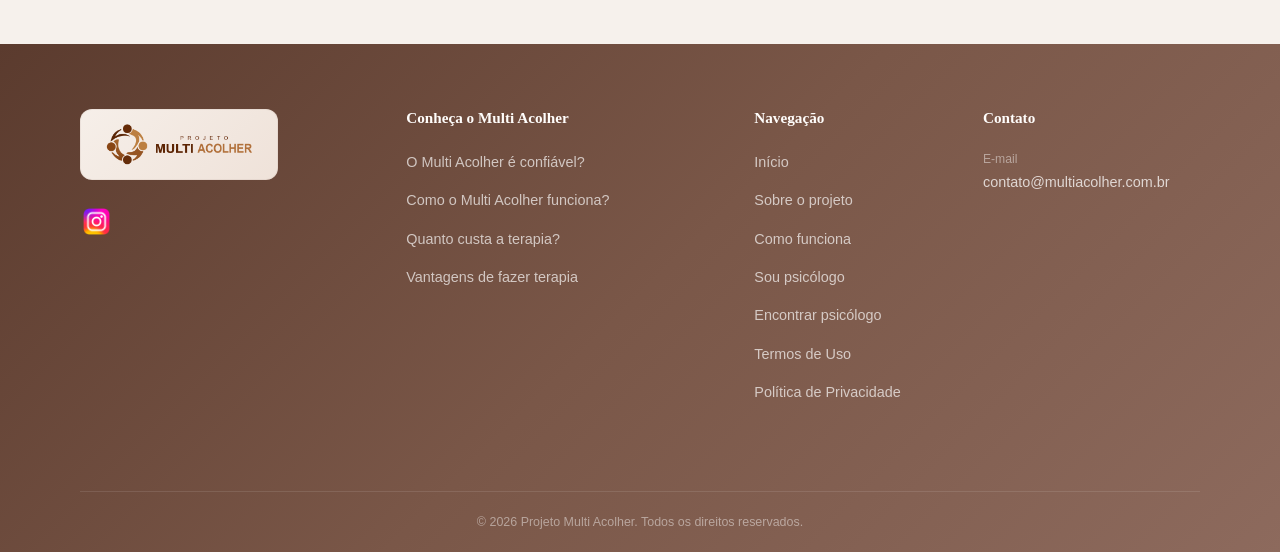
<file: multi_acolher/psicologo-1.html>
<!doctype html>
<html lang="pt-BR">
<head>
  <meta charset="utf-8">
  <meta http-equiv="refresh" content="0; url=karinne-ramalho-goncalves.html">
  <link rel="canonical" href="https://multiacolher.com.br/karinne-ramalho-goncalves.html">
  <title>Redirecionando...</title>
</head>
<body>
  <p>Redirecionando para o perfil de Karinne Ramalho Gonçalves.</p>
</body>
</html>
</file>
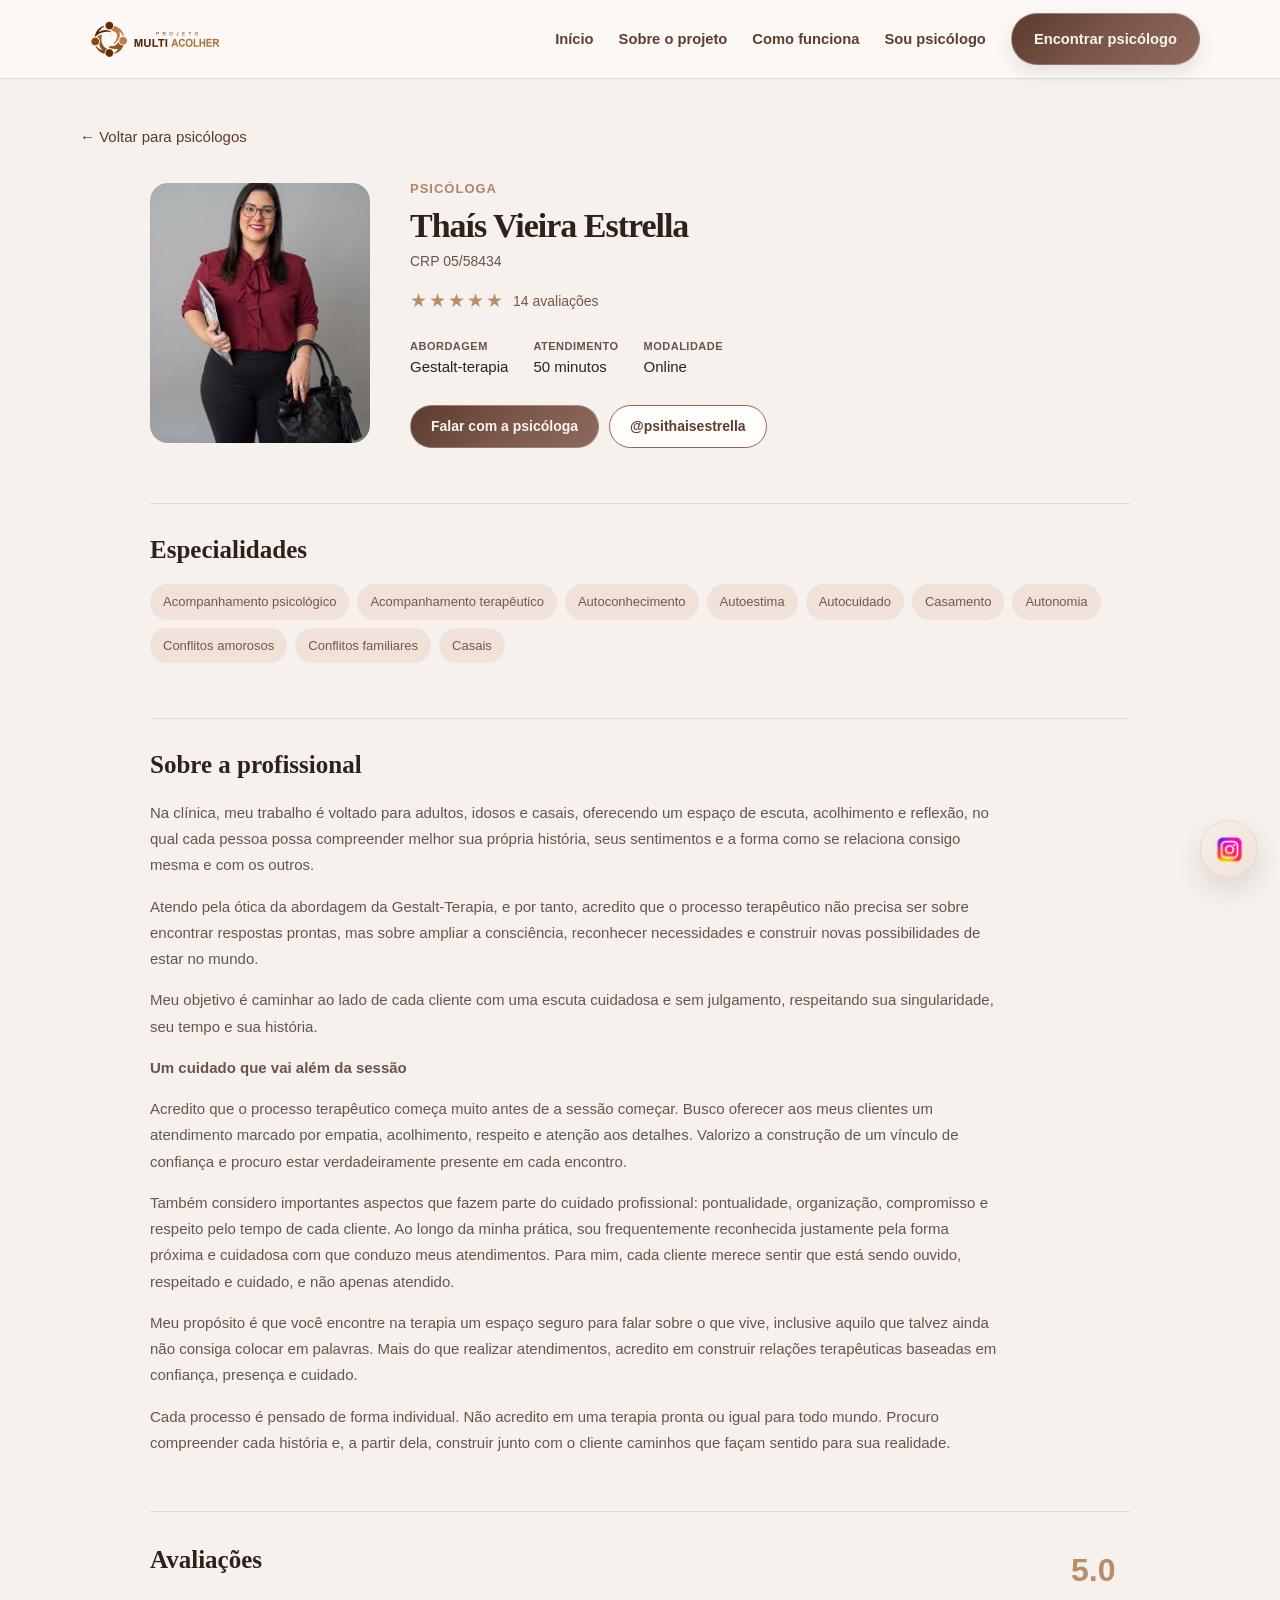
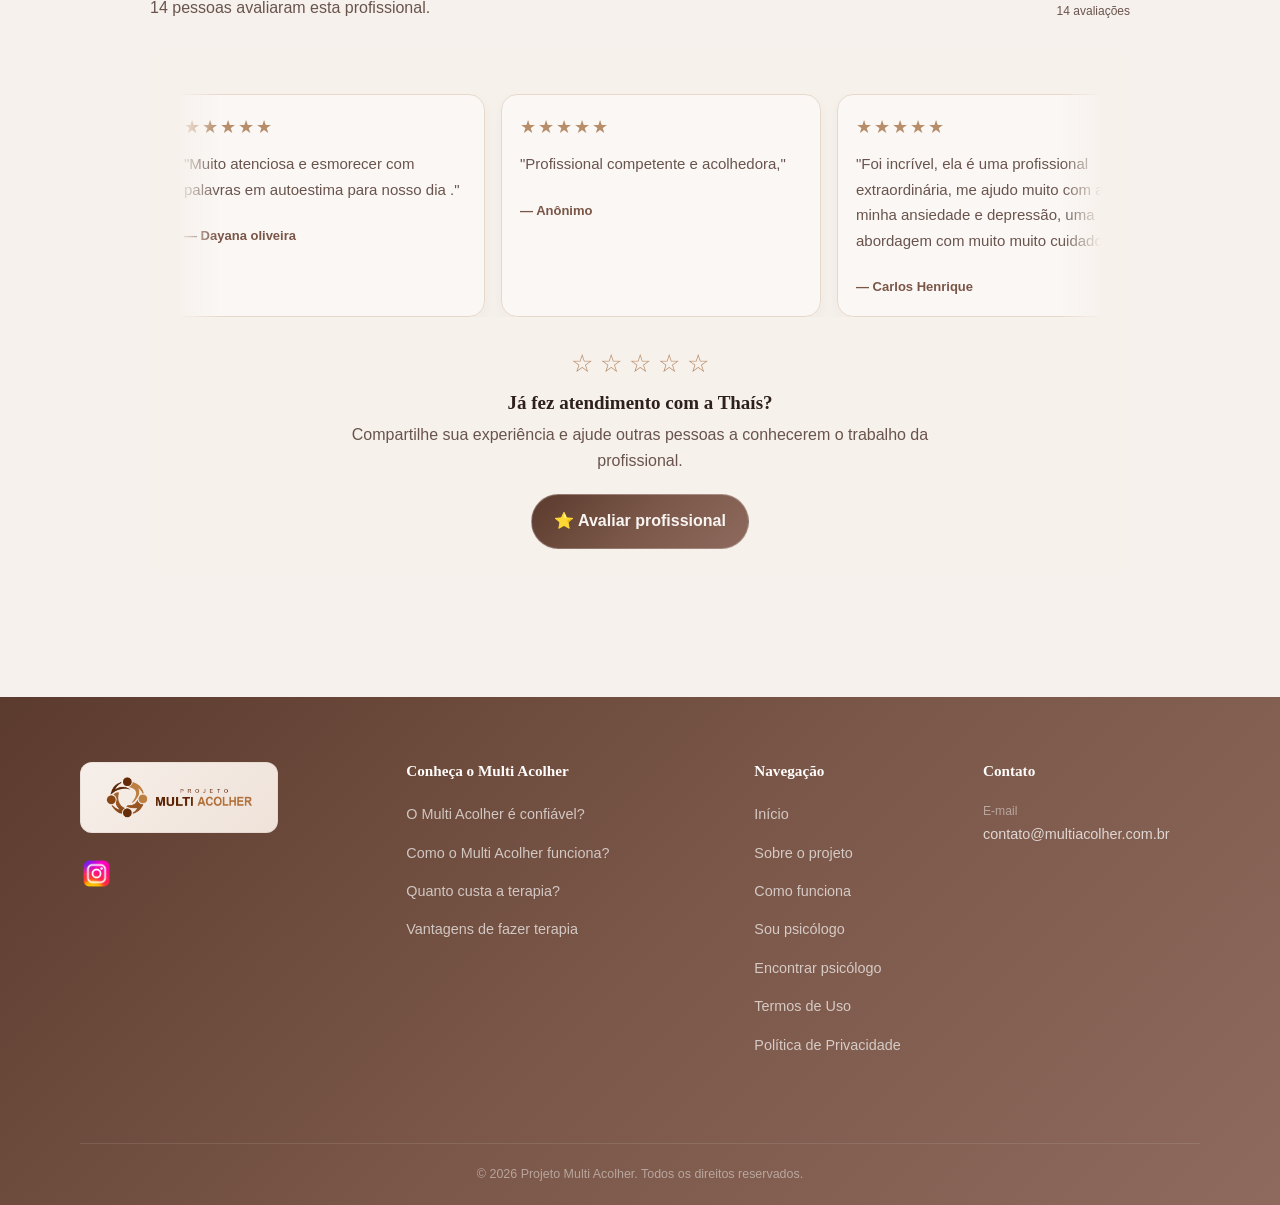
<file: multi_acolher/psicologo-2.html>
<!doctype html>
<html lang="pt-BR">
<head>
  <meta charset="utf-8">
  <meta http-equiv="refresh" content="0; url=thais-vieira-estrella.html">
  <link rel="canonical" href="https://multiacolher.com.br/thais-vieira-estrella.html">
  <title>Redirecionando...</title>
</head>
<body>
  <p>Redirecionando para o perfil de Thaís Vieira Estrella.</p>
</body>
</html>
</file>
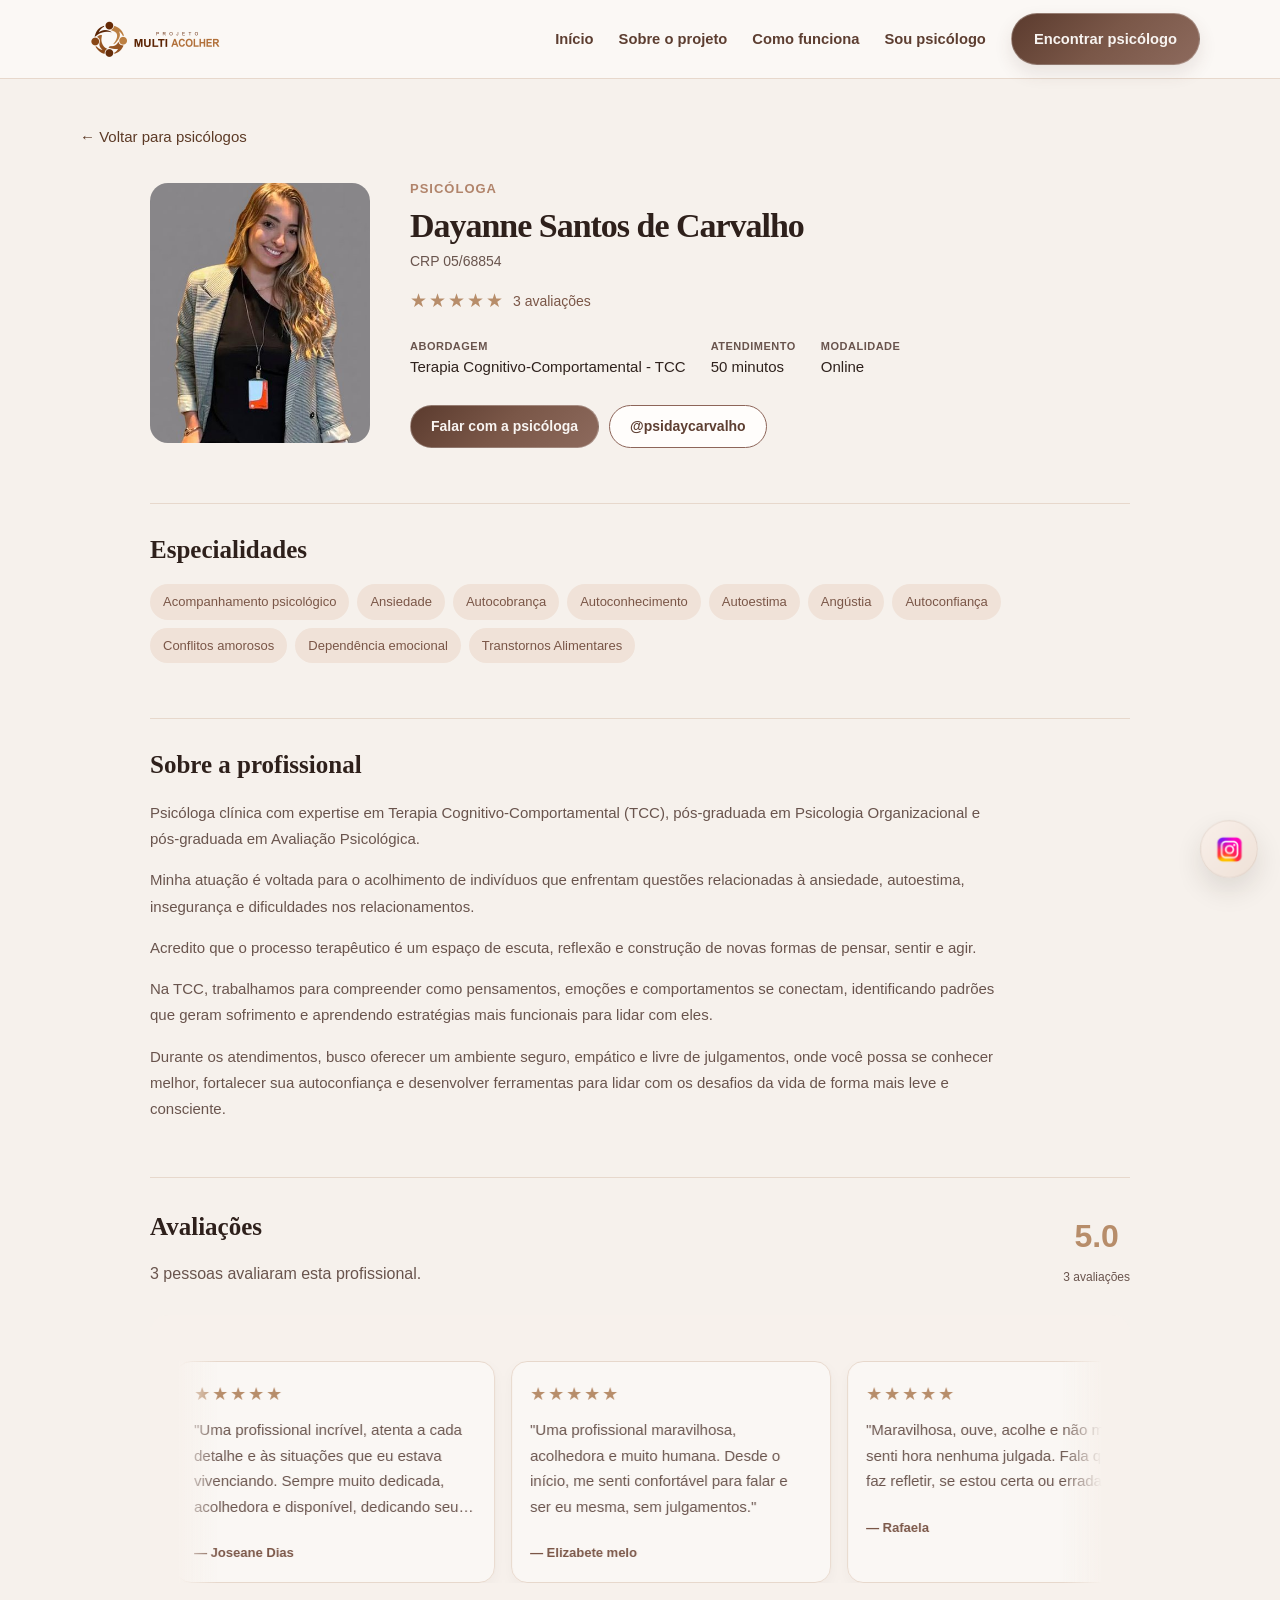
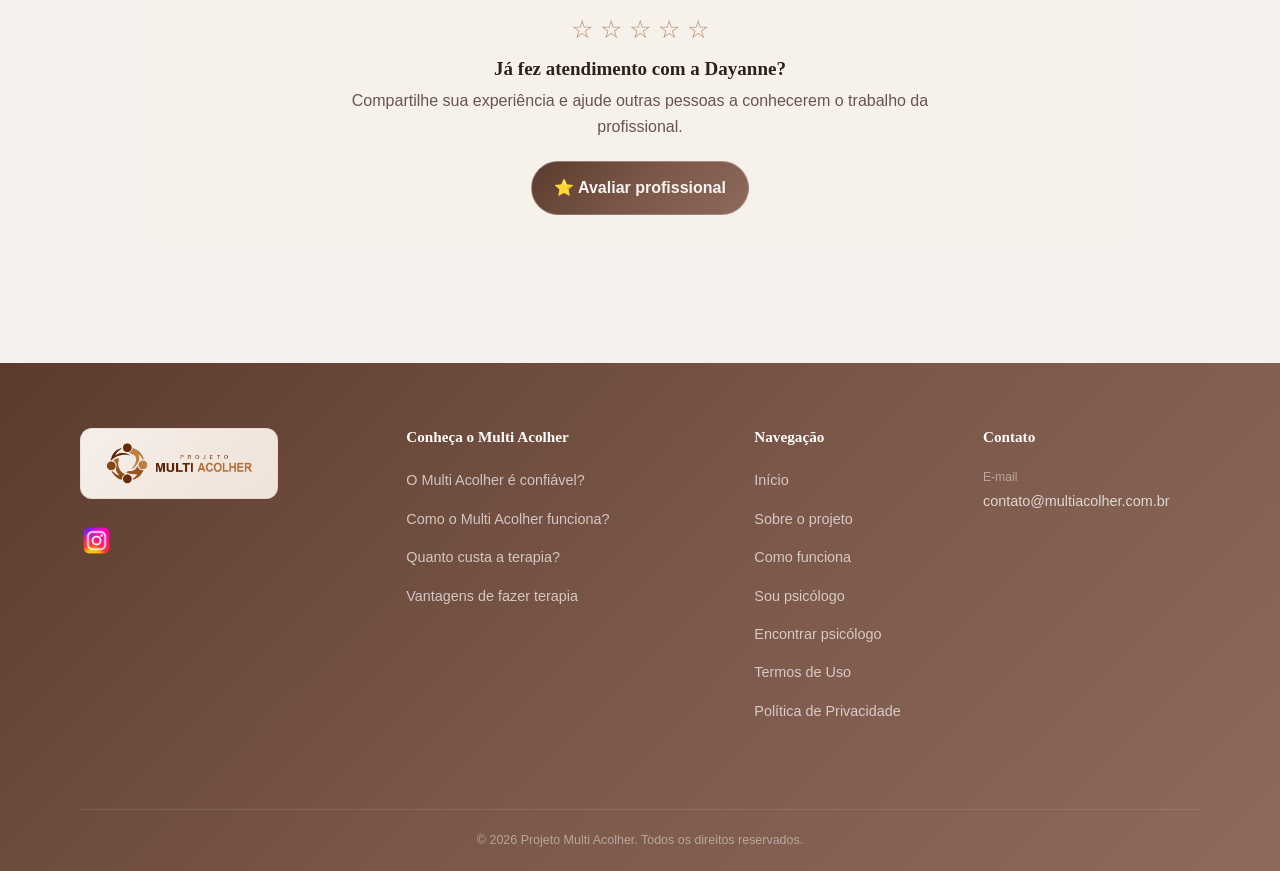
<file: multi_acolher/psicologo-3.html>
<!doctype html>
<html lang="pt-BR">
<head>
  <meta charset="utf-8">
  <meta http-equiv="refresh" content="0; url=dayanne-santos-de-carvalho.html">
  <link rel="canonical" href="https://multiacolher.com.br/dayanne-santos-de-carvalho.html">
  <title>Redirecionando...</title>
</head>
<body>
  <p>Redirecionando para o perfil de Dayanne Santos de Carvalho.</p>
</body>
</html>
</file>
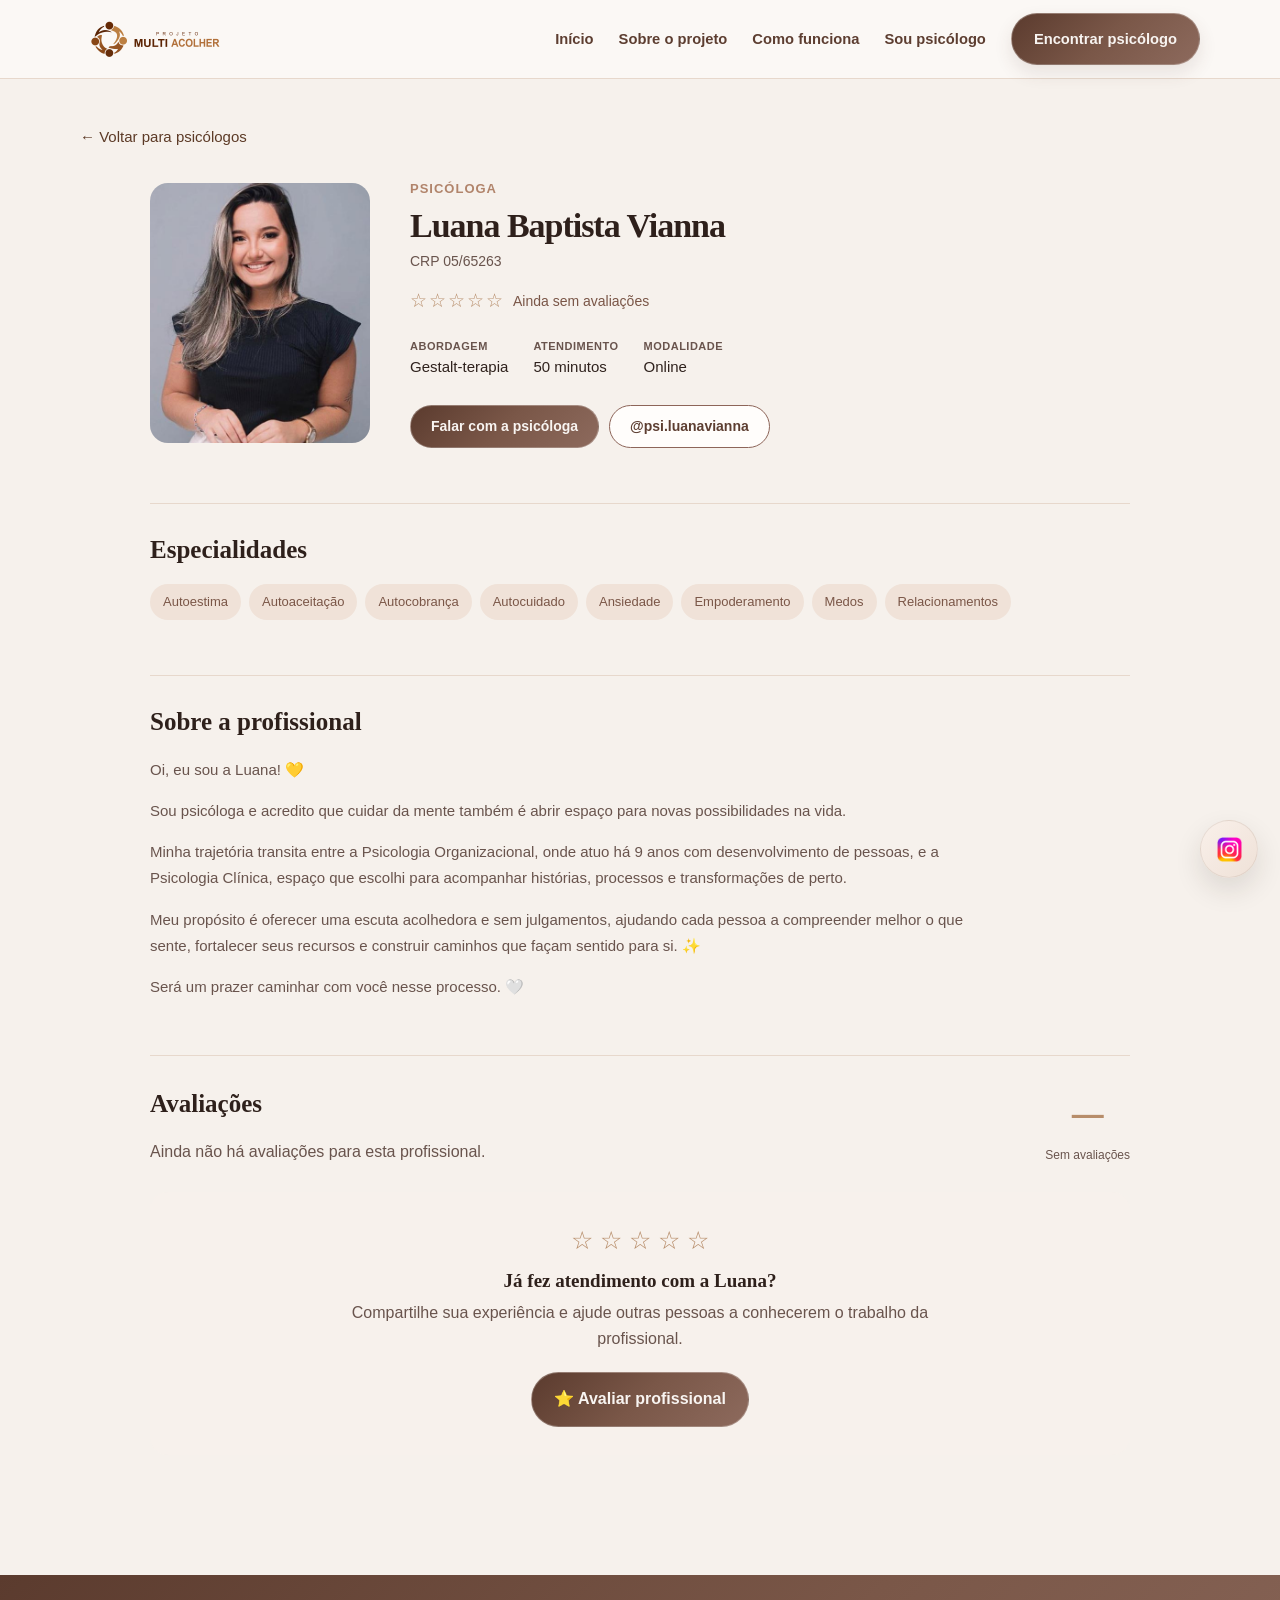
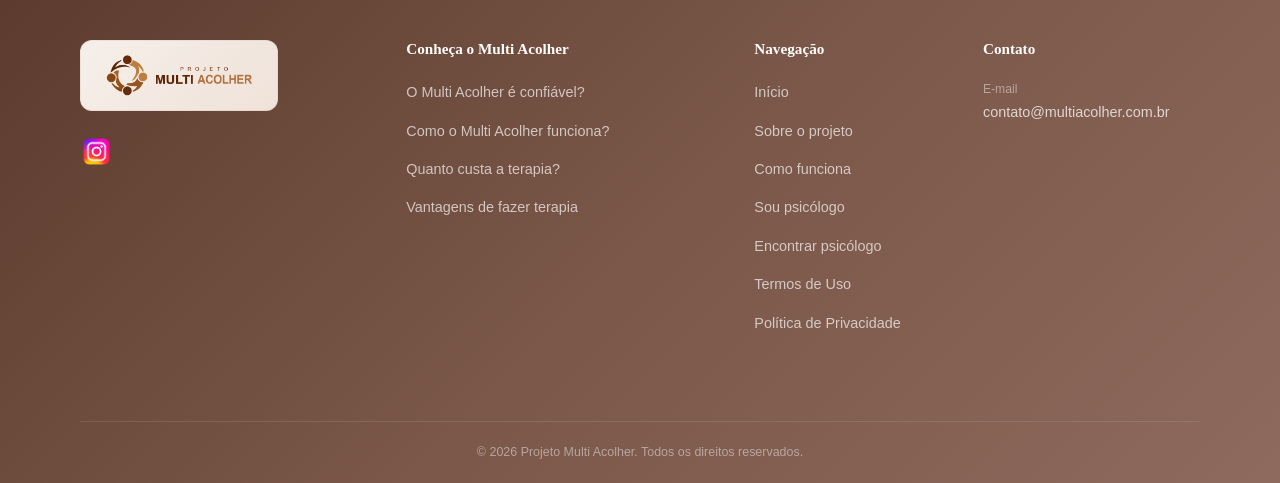
<file: multi_acolher/psicologo-4.html>
<!doctype html>
<html lang="pt-BR">
<head>
  <meta charset="utf-8">
  <meta http-equiv="refresh" content="0; url=luana-baptista-vianna.html">
  <link rel="canonical" href="https://multiacolher.com.br/luana-baptista-vianna.html">
  <title>Redirecionando...</title>
</head>
<body>
  <p>Redirecionando para o perfil de Luana Baptista Vianna.</p>
</body>
</html>
</file>
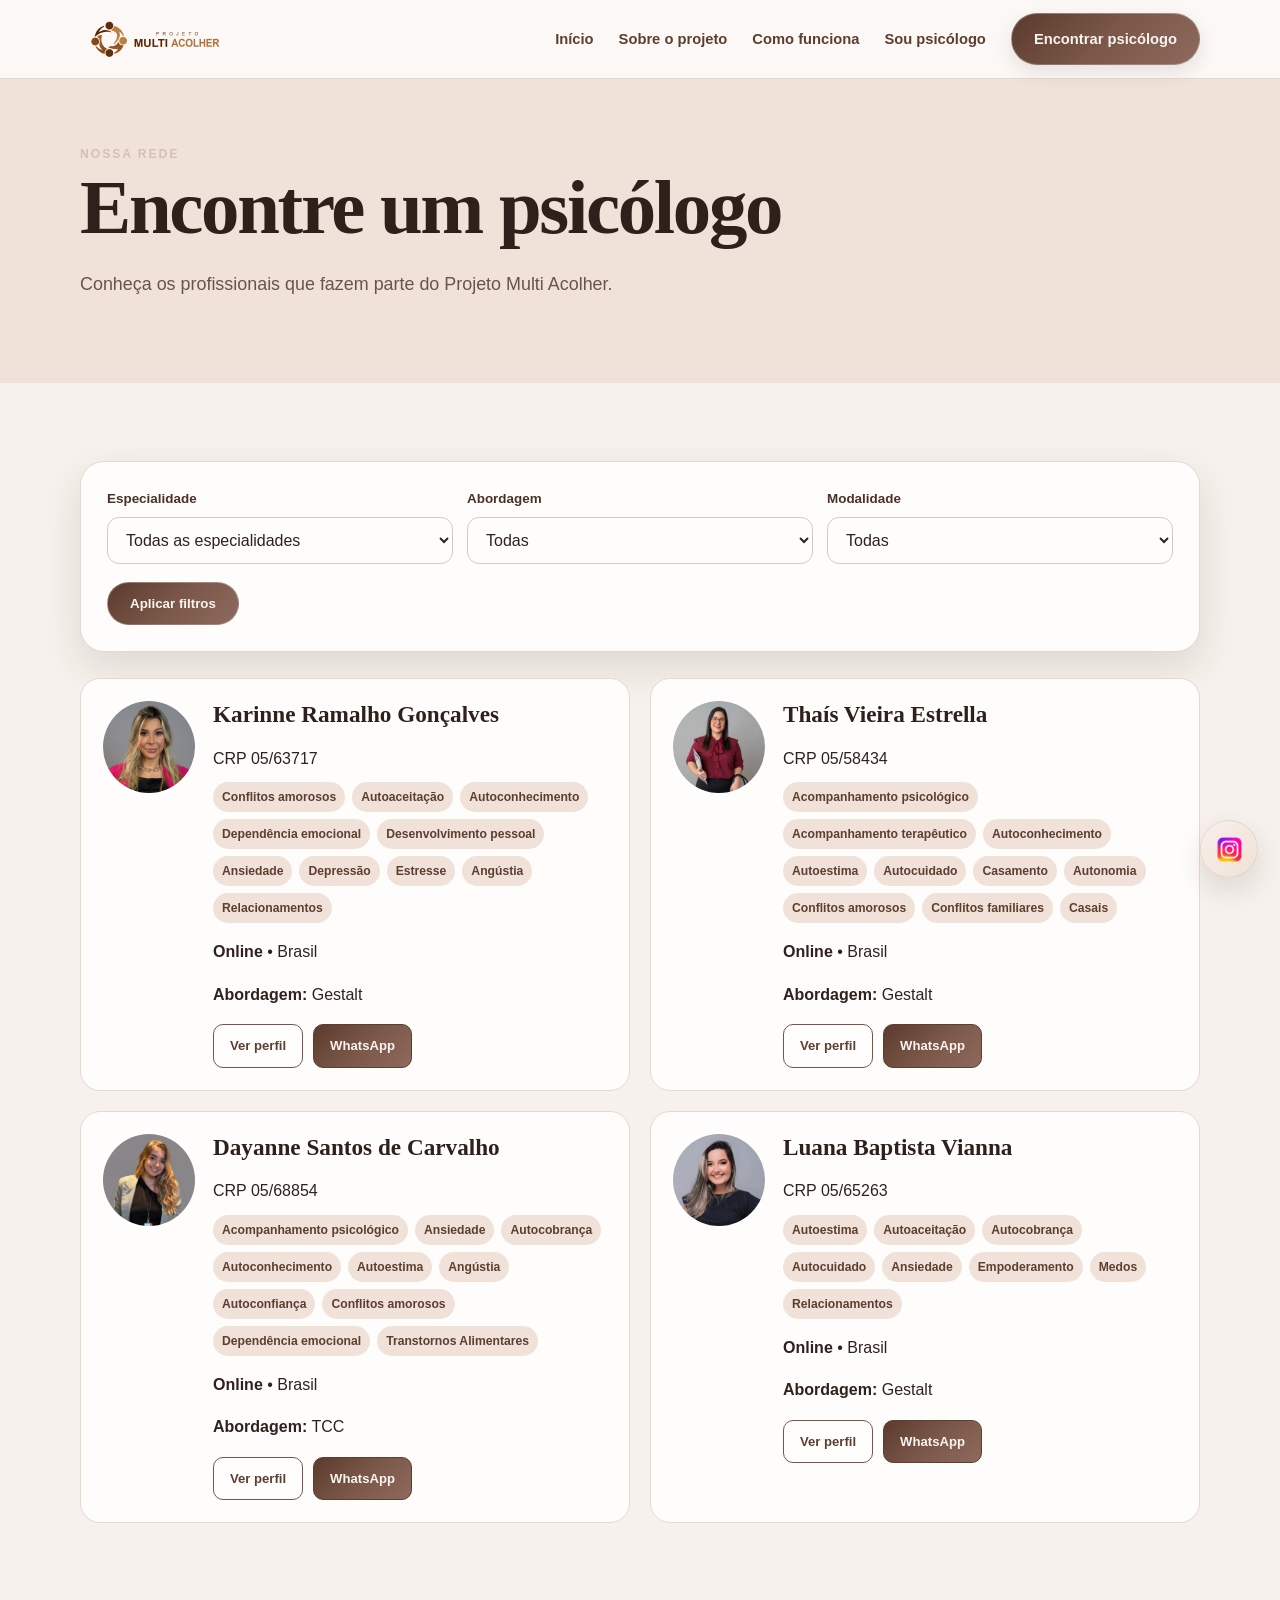
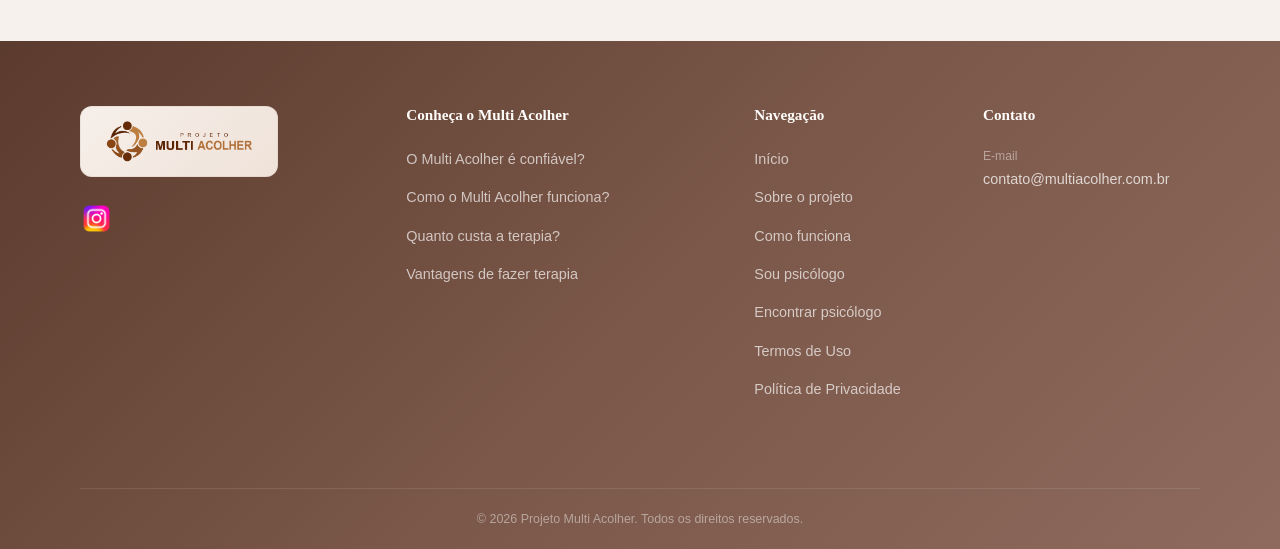
<file: multi_acolher/psicologos.html>
<!doctype html><html lang="pt-BR">
    <head>
    <meta charset="utf-8">
    <meta name="viewport" content="width=device-width, initial-scale=1.0">

    <title>Encontre um Psicólogo | Psicologia Acessível | Multi Acolher</title>
    <link rel="icon" type="image/png" href="images/favicon.png">
    <meta name="description" content="Encontre profissionais de Psicologia no Projeto Multi Acolher e conheça opções de atendimento psicológico humano, acolhedor e acessível.">
    <meta property="og:title" content="Encontre um Psicólogo | Psicologia Acessível | Multi Acolher">
    <meta property="og:description" content="Encontre profissionais de Psicologia no Projeto Multi Acolher e conheça opções de atendimento psicológico humano, acolhedor e acessível.">
    <meta property="og:image" content="https://multiacolher.com.br/images/og-multi-acolher.png">
    <meta property="og:type" content="website">
    <meta property="og:site_name" content="Projeto Multi Acolher">
    <meta property="og:url" content="https://multiacolher.com.br/psicologos.html">
    <link rel="stylesheet" href="css/style.css">
</head>
<body>
<header class="site-header"><div class="container nav">
<a class="logo" href="index.html"><img src="images/logo-header.png" alt="Projeto Multi Acolher"></a>
<button class="menu-btn" aria-label="Abrir menu">☰</button>
<nav class="nav-links">
<a href="index.html">Início</a>
<a href="sobre.html">Sobre o projeto</a>
<a href="como-funciona.html">Como funciona</a>
<a href="sobre.html#psicologos">Sou psicólogo</a>
<a class="btn btn-primary" href="psicologos.html">Encontrar psicólogo</a>
</nav></div></header>

<main><section class="page-hero"><div class="container"><div class="eyebrow">Nossa rede</div><h1>Encontre um psicólogo</h1><p class="lead">Conheça os profissionais que fazem parte do Projeto Multi Acolher.</p></div></section>
<section class="section"><div class="container"><div class="search-box">
<div class="filters">

    <div>
        <label for="specialty">Especialidade</label>
        <select id="specialty">
            <option value="">Todas as especialidades</option>
            <option>Conflitos amorosos</option>
            <option>Autoaceitação</option>
            <option>Autoconhecimento</option>
            <option>Dependência emocional</option>
            <option>Desenvolvimento pessoal</option>
            <option>Ansiedade</option>
            <option>Depressão</option>
            <option>Estresse</option>
            <option>Angústia</option>
            <option>Relacionamentos</option>
            <option>Acompanhamento psicológico</option>
            <option>Acompanhamento terapêutico</option>
            <option>Autoestima</option>
            <option>Autocuidado</option>
            <option>Casamento</option>
            <option>Autonomia</option>
            <option>Conflitos familiares</option>
            <option>Casais</option>
            <option>Autocobrança</option>
            <option>Autoconfiança</option>
            <option>Transtornos Alimentares</option>
            <option>Empoderamento</option>
            <option>Medos</option>
        </select>
    </div>

    <div>
        <label for="approach">Abordagem</label>
        <select id="approach">
            <option value="">Todas</option>
            <option value="TCC">TCC</option>
            <option value="Gestalt">Gestalt</option>
        </select>
    </div>

    <div>
        <label for="modality">Modalidade</label>
        <select id="modality">
            <option value="">Todas</option>
            <option value="Online">Online</option>
        </select>
    </div>

</div><button id="filter-btn" class="btn btn-primary" style="margin-top:18px">Aplicar filtros</button>
</div><div id="psychologist-results" class="search-results"></div></div></section></main>

<footer class="footer">

    <div class="container footer-grid">

        <!-- LOGO -->
        <div class="footer-brand">

            <a href="index.html" class="footer-logo">
                <img src="images/logo-header.png" alt="Projeto Multi Acolher">
            </a>

            <a
    href="https://www.instagram.com/projetomultiacolher"
    target="_blank"
    rel="noopener noreferrer"
    class="footer-instagram"
    aria-label="Instagram do Projeto Multi Acolher"
>
    <img src="images/instagram.png" alt="Instagram">
</a>

        </div>


        <!-- CONHEÇA O MULTI ACOLHER -->
        <div class="footer-column">

            <h3>Conheça o Multi Acolher</h3>

            <ul>
                <li>
                    <a href="como-funciona.html#faq-confiavel">
                        O Multi Acolher é confiável?
                    </a>
                </li>

                <li>
                    <a href="como-funciona.html#faq-funciona">
                        Como o Multi Acolher funciona?
                    </a>
                </li>

                <li>
                    <a href="como-funciona.html#faq-preco">
                        Quanto custa a terapia?
                    </a>
                </li>

                <li>
                    <a href="como-funciona.html#faq-vantagens">
                        Vantagens de fazer terapia
                    </a>
                </li>
            </ul>

        </div>


<!-- NAVEGAÇÃO -->
<div class="footer-column">

    <h3>Navegação</h3>

    <ul>
        <li>
            <a href="index.html">
                Início
            </a>
        </li>

        <li>
            <a href="sobre.html">
                Sobre o projeto
            </a>
        </li>

        <li>
            <a href="como-funciona.html">
                Como funciona
            </a>
        </li>

        <li>
            <a href="sobre.html#psicologos">
                Sou psicólogo
            </a>
        </li>

        <li>
            <a href="psicologos.html">
                Encontrar psicólogo
            </a>
        </li>

        <li>
            <a href="termos-de-uso.html">
                Termos de Uso
            </a>
        </li>

        <li>
            <a href="politica-de-privacidade.html">
                Política de Privacidade
            </a>
        </li>
    </ul>

</div>


        <!-- CONTATO -->
        <div class="footer-column footer-contact">

            <h3>Contato</h3>

            <ul>

                <li>
                    <span>E-mail</span>
                    <a href="mailto:contato@multiacolher.com.br">
                        contato@multiacolher.com.br
                    </a>
                </li>

            </ul>

        </div>

    </div>


    <div class="container footer-bottom">

        <p>
            © 2026 Projeto Multi Acolher. Todos os direitos reservados.
        </p>

    </div>

</footer>
<script src="js/script.js"></script>
</body>
</html>
</file>
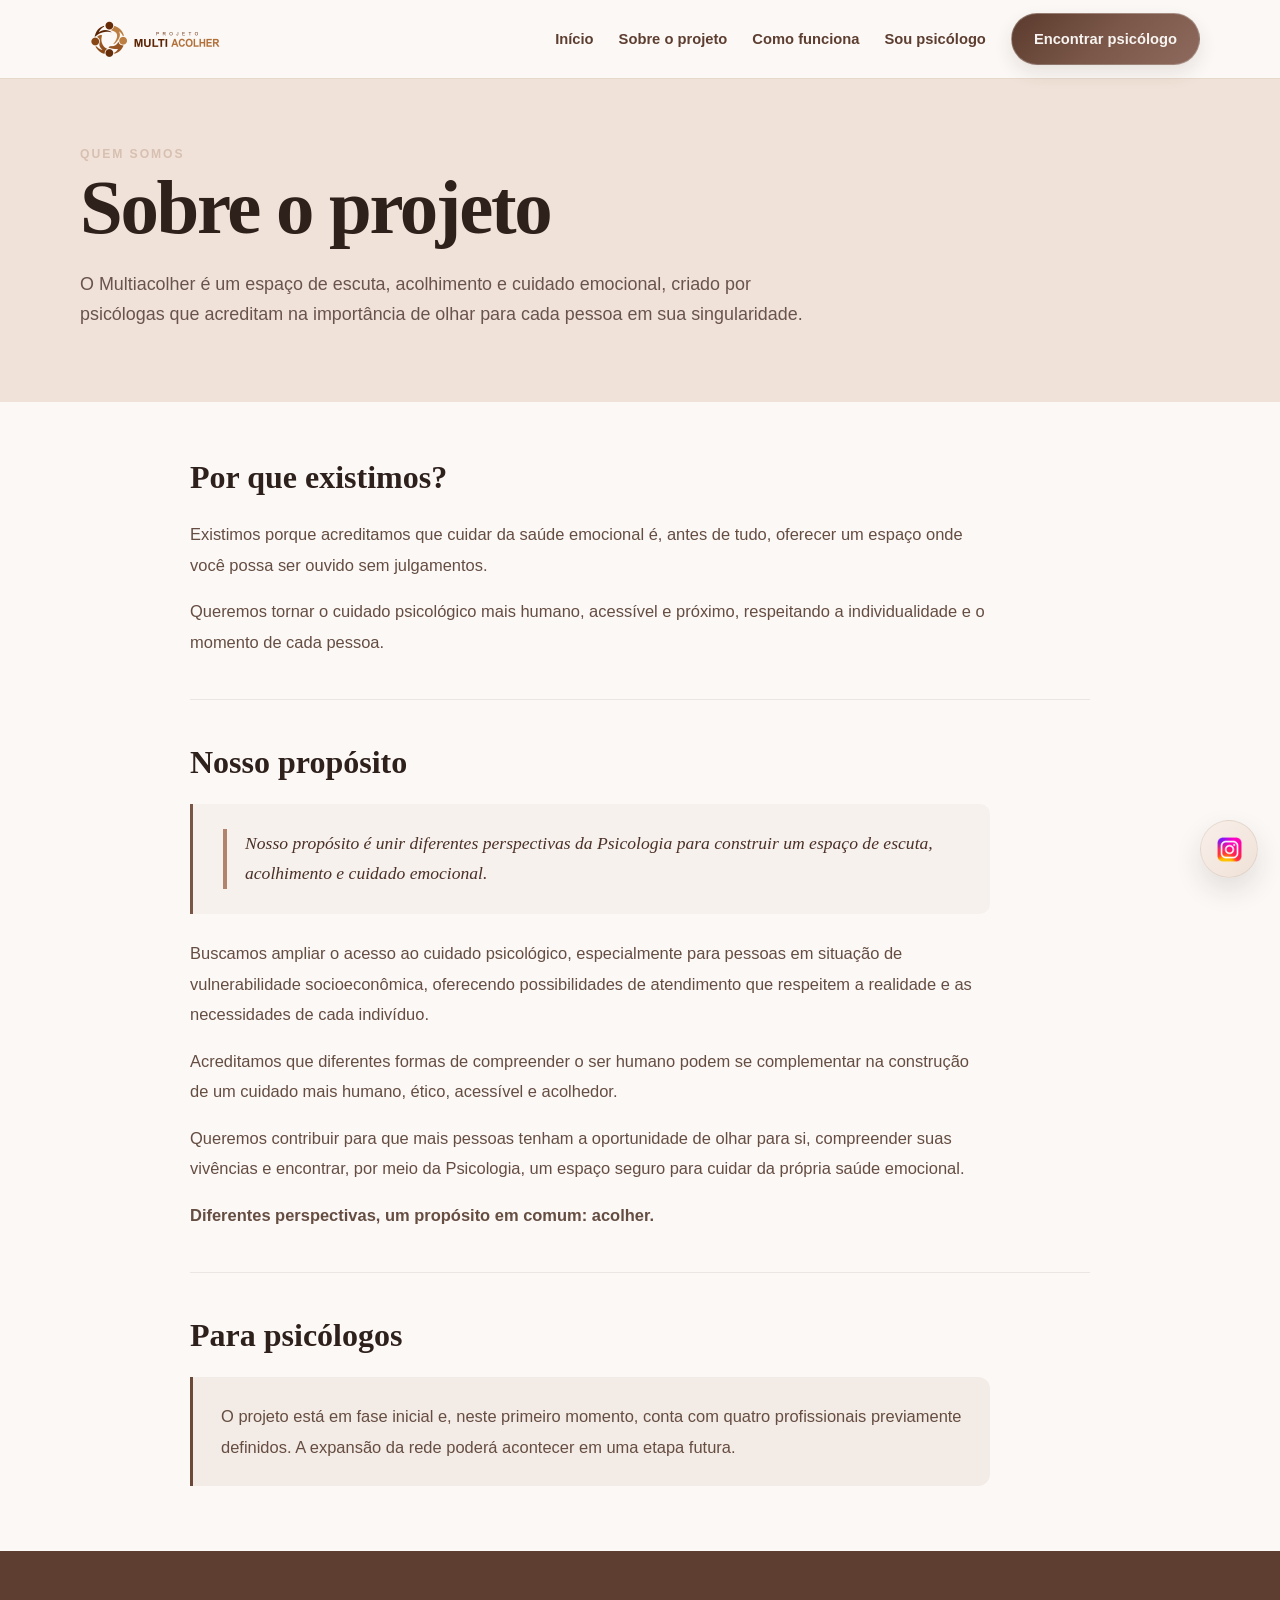
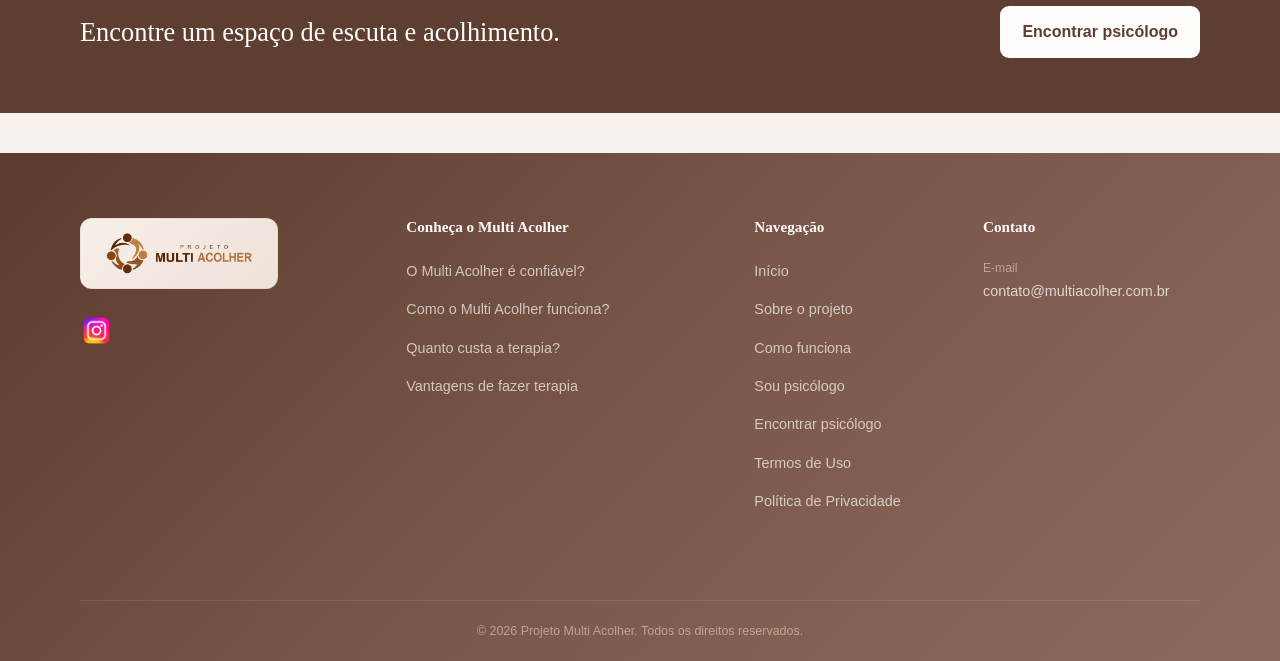
<file: multi_acolher/sobre.html>
<!doctype html>
<html lang="pt-BR">

<head>
    <meta charset="utf-8">
    <meta name="viewport" content="width=device-width, initial-scale=1.0">

    <title>Sobre o Projeto | Psicologia Acessível | Multi Acolher</title>
    <link rel="icon" type="image/png" href="images/favicon.png">
    <meta name="description" content="Conheça o Projeto Multi Acolher, uma iniciativa que conecta pessoas com dificuldade financeira a profissionais de Psicologia para um atendimento humano, acolhedor e acessível.">
    <meta property="og:title" content="Sobre o Projeto | Psicologia Acessível | Multi Acolher">
    <meta property="og:description" content="Conheça o Projeto Multi Acolher, uma iniciativa que conecta pessoas com dificuldade financeira a profissionais de Psicologia para um atendimento humano, acolhedor e acessível.">
    <meta property="og:image" content="https://multiacolher.com.br/images/og-multi-acolher.png">
    <meta property="og:type" content="website">
    <meta property="og:site_name" content="Projeto Multi Acolher">
    <meta property="og:url" content="https://multiacolher.com.br/sobre.html">
    <link rel="stylesheet" href="css/style.css">
</head>

<body>

<header class="site-header">

    <div class="container nav">

        <a class="logo" href="index.html">
            <img src="images/logo-header.png" alt="Projeto Multi Acolher">
        </a>

        <button class="menu-btn" aria-label="Abrir menu">
            ☰
        </button>

        <nav class="nav-links">

            <a href="index.html">
                Início
            </a>

            <a href="sobre.html">
                Sobre o projeto
            </a>

            <a href="como-funciona.html">
                Como funciona
            </a>

            <a href="sobre.html#psicologos">
                Sou psicólogo
            </a>

            <a class="btn btn-primary" href="psicologos.html">
                Encontrar psicólogo
            </a>

        </nav>

    </div>

</header>


<main>

    <!-- SOBRE O PROJETO -->

    <section class="page-hero about-hero">

        <div class="container">

            <div class="eyebrow">
                Quem somos
            </div>

            <h1>
                Sobre o projeto
            </h1>

            <p class="lead">
                O Multiacolher é um espaço de escuta, acolhimento e cuidado emocional, criado por psicólogas que acreditam na importância de olhar para cada pessoa em sua singularidade.
            </p>

        </div>

    </section>


    <!-- CONTEÚDO -->

    <section class="about-section">

        <div class="container about-container">


            <!-- POR QUE EXISTIMOS -->

            <section class="about-block">

                <div class="about-content">

                    <h2>
                        Por que existimos?
                    </h2>

                    <div class="about-text">

                        <p>
                            Existimos porque acreditamos que cuidar da saúde emocional é, antes de tudo, oferecer um espaço onde você possa ser ouvido sem julgamentos.
                        </p>

                        <p>
                            Queremos tornar o cuidado psicológico mais humano, acessível e próximo, respeitando a individualidade e o momento de cada pessoa.
                        </p>

                    </div>

                </div>

            </section>


            <!-- NOSSO PROPÓSITO -->

            <section class="about-block purpose-block">

                <div class="about-content">

                    <h2>
                        Nosso propósito
                    </h2>

                    <div class="purpose-box">

                        <p class="quote">
                            Nosso propósito é unir diferentes perspectivas da Psicologia para construir um espaço de escuta, acolhimento e cuidado emocional.
                        </p>

                    </div>

                    <div class="about-text">

                        <p>
                            Buscamos ampliar o acesso ao cuidado psicológico, especialmente para pessoas em situação de vulnerabilidade socioeconômica, oferecendo possibilidades de atendimento que respeitem a realidade e as necessidades de cada indivíduo.
                        </p>
                        <p>
                            Acreditamos que diferentes formas de compreender o ser humano podem se complementar na construção de um cuidado mais humano, ético, acessível e acolhedor.
                        </p>
                        <p>
                            Queremos contribuir para que mais pessoas tenham a oportunidade de olhar para si, compreender suas vivências e encontrar, por meio da Psicologia, um espaço seguro para cuidar da própria saúde emocional.
                        </p>
                        <p>
                        <strong>Diferentes perspectivas, um propósito em comum: acolher.</strong>
                        </p>

                    </div>

                </div>

            </section>


            <!-- PARA PSICÓLOGOS -->

            <section class="about-block psychologists-block" id="psicologos">

                <div class="about-content">

                    <h2>
                        Para psicólogos
                    </h2>

                    <div class="psychologist-invite">

                        <p>
                            O projeto está em fase inicial e, neste primeiro momento, conta com quatro profissionais previamente definidos. A expansão da rede poderá acontecer em uma etapa futura.
                        </p>

                    </div>

                </div>

            </section>


        </div>

    </section>


    <!-- CTA -->

    <section class="about-cta">

        <div class="container">

            <div class="about-cta-content">

                <div>

                    <h2>
                        Encontre um espaço de escuta e acolhimento.
                    </h2>

                </div>

                <a href="psicologos.html" class="btn btn-primary">
                    Encontrar psicólogo
                </a>

            </div>

        </div>

    </section>

</main>


<!-- RODAPÉ -->

<footer class="footer">

    <div class="container footer-grid">

        <!-- LOGO -->
        <div class="footer-brand">

            <a href="index.html" class="footer-logo">
                <img src="images/logo-header.png" alt="Projeto Multi Acolher">
            </a>

            <a
    href="https://www.instagram.com/projetomultiacolher"
    target="_blank"
    rel="noopener noreferrer"
    class="footer-instagram"
    aria-label="Instagram do Projeto Multi Acolher"
>
    <img src="images/instagram.png" alt="Instagram">
</a>

        </div>


        <!-- CONHEÇA O MULTI ACOLHER -->
        <div class="footer-column">

            <h3>Conheça o Multi Acolher</h3>

            <ul>
                <li>
                    <a href="como-funciona.html#faq-confiavel">
                        O Multi Acolher é confiável?
                    </a>
                </li>

                <li>
                    <a href="como-funciona.html#faq-funciona">
                        Como o Multi Acolher funciona?
                    </a>
                </li>

                <li>
                    <a href="como-funciona.html#faq-preco">
                        Quanto custa a terapia?
                    </a>
                </li>

                <li>
                    <a href="como-funciona.html#faq-vantagens">
                        Vantagens de fazer terapia
                    </a>
                </li>
            </ul>

        </div>


<!-- NAVEGAÇÃO -->
<div class="footer-column">

    <h3>Navegação</h3>

    <ul>
        <li>
            <a href="index.html">
                Início
            </a>
        </li>

        <li>
            <a href="sobre.html">
                Sobre o projeto
            </a>
        </li>

        <li>
            <a href="como-funciona.html">
                Como funciona
            </a>
        </li>

        <li>
            <a href="sobre.html#psicologos">
                Sou psicólogo
            </a>
        </li>

        <li>
            <a href="psicologos.html">
                Encontrar psicólogo
            </a>
        </li>

        <li>
            <a href="termos-de-uso.html">
                Termos de Uso
            </a>
        </li>

        <li>
            <a href="politica-de-privacidade.html">
                Política de Privacidade
            </a>
        </li>
    </ul>

</div>


        <!-- CONTATO -->
        <div class="footer-column footer-contact">

            <h3>Contato</h3>

            <ul>

                <li>
                    <span>E-mail</span>
                    <a href="mailto:contato@multiacolher.com.br">
                        contato@multiacolher.com.br
                    </a>
                </li>

            </ul>

        </div>

    </div>


    <div class="container footer-bottom">

        <p>
            © 2026 Projeto Multi Acolher. Todos os direitos reservados.
        </p>

    </div>

</footer>


<script src="js/script.js"></script>

</body>

</html>
</file>
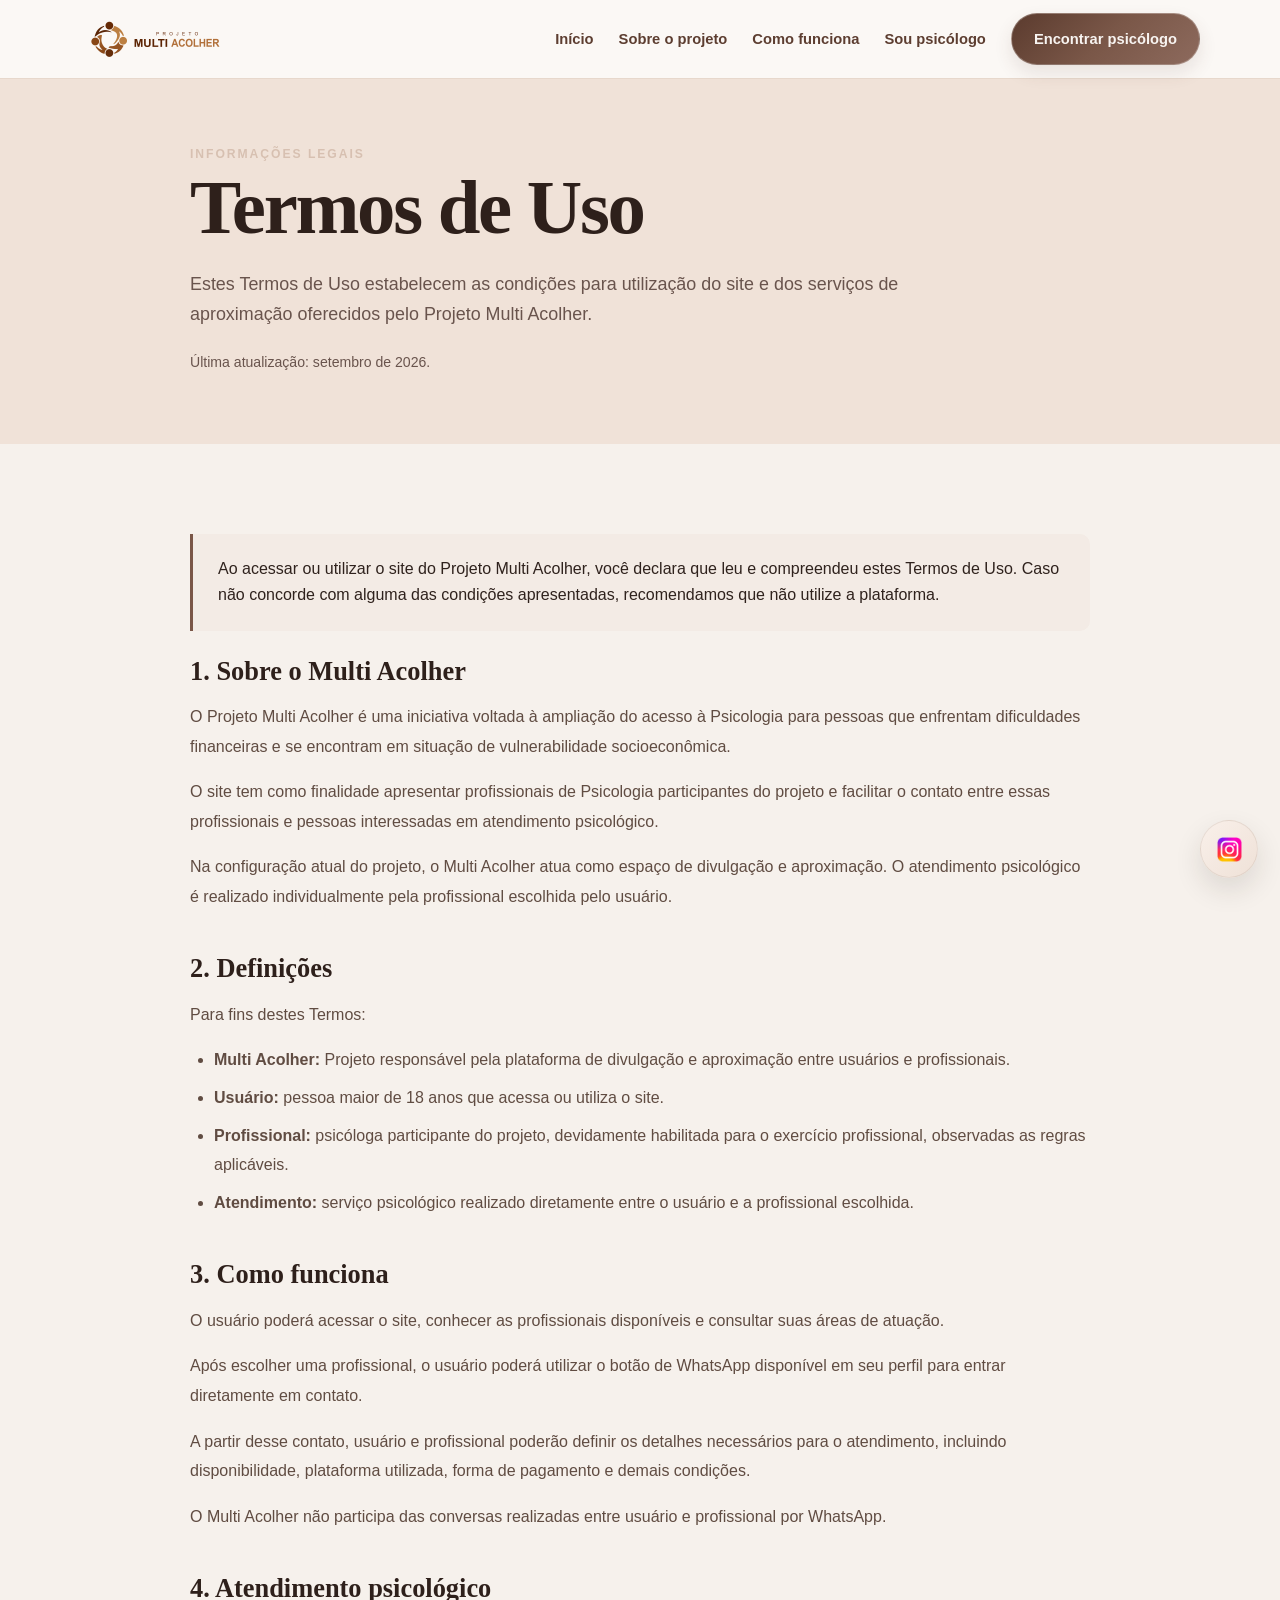
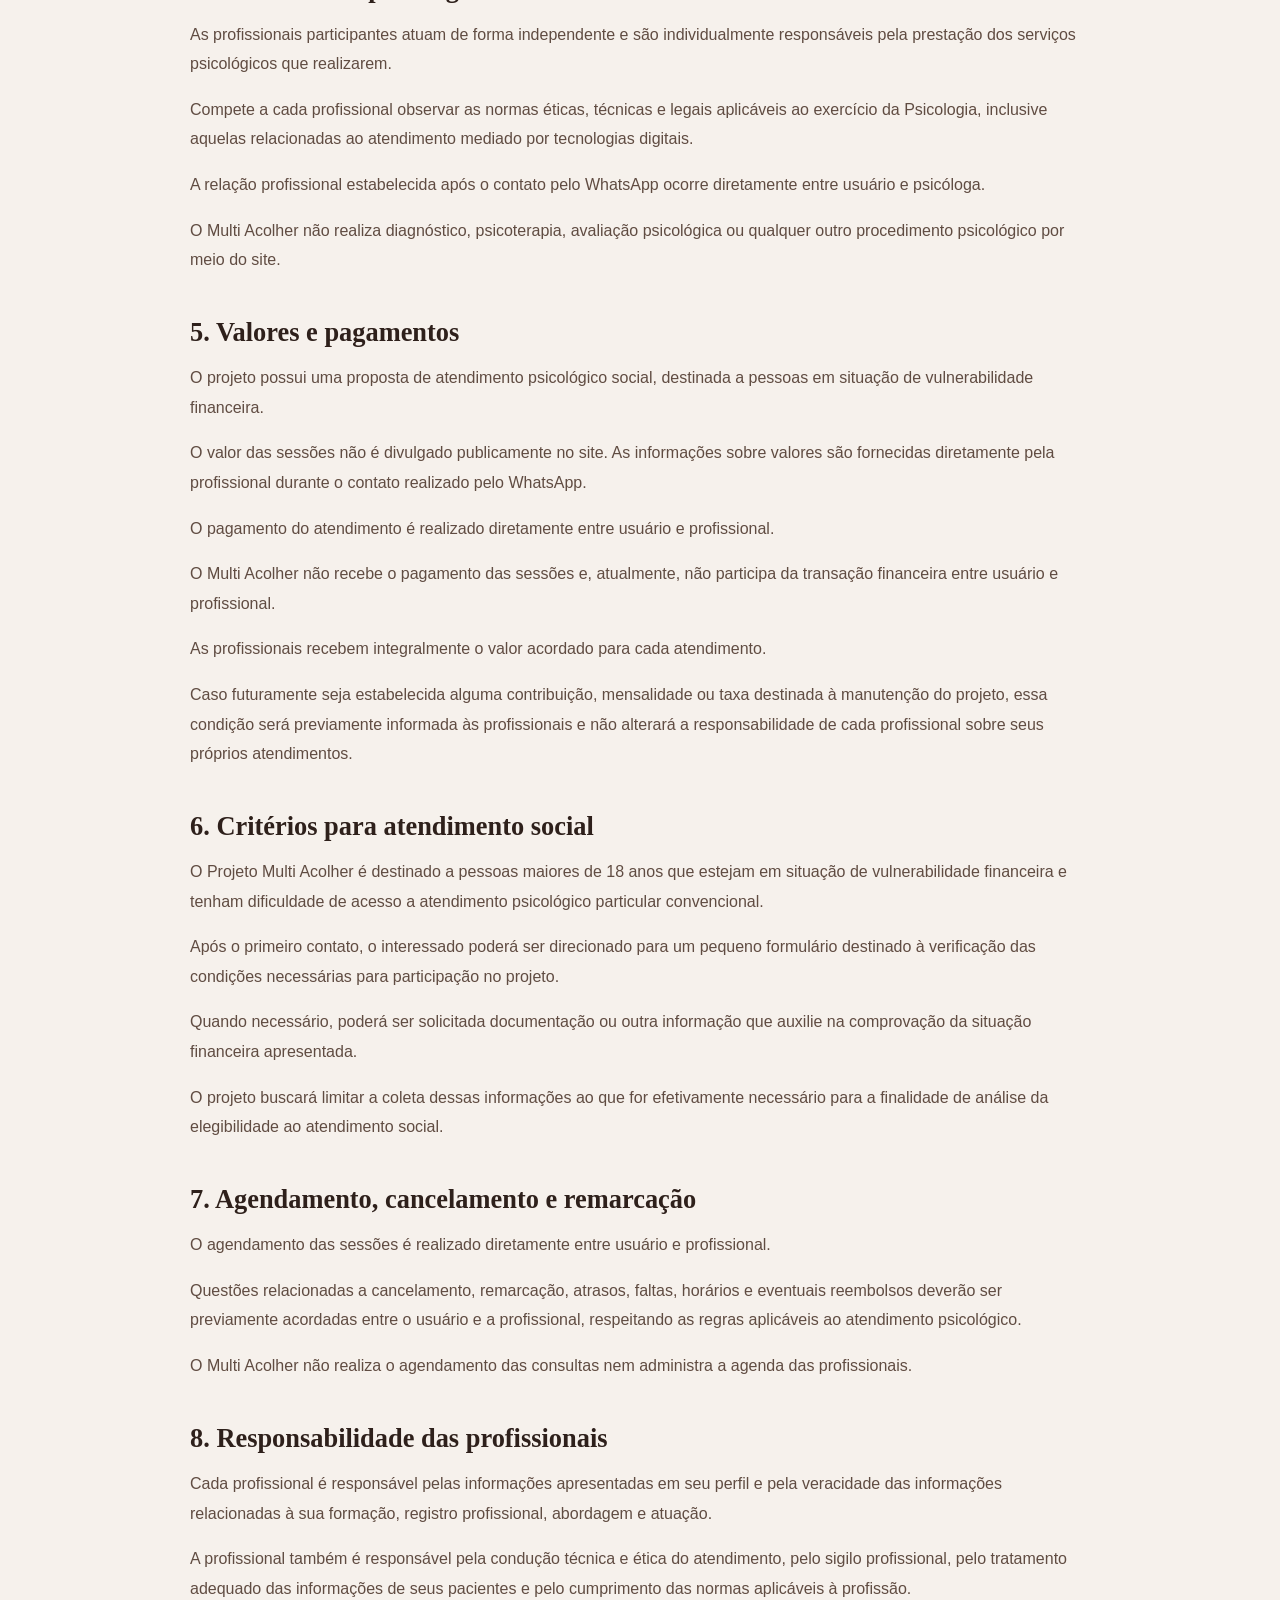
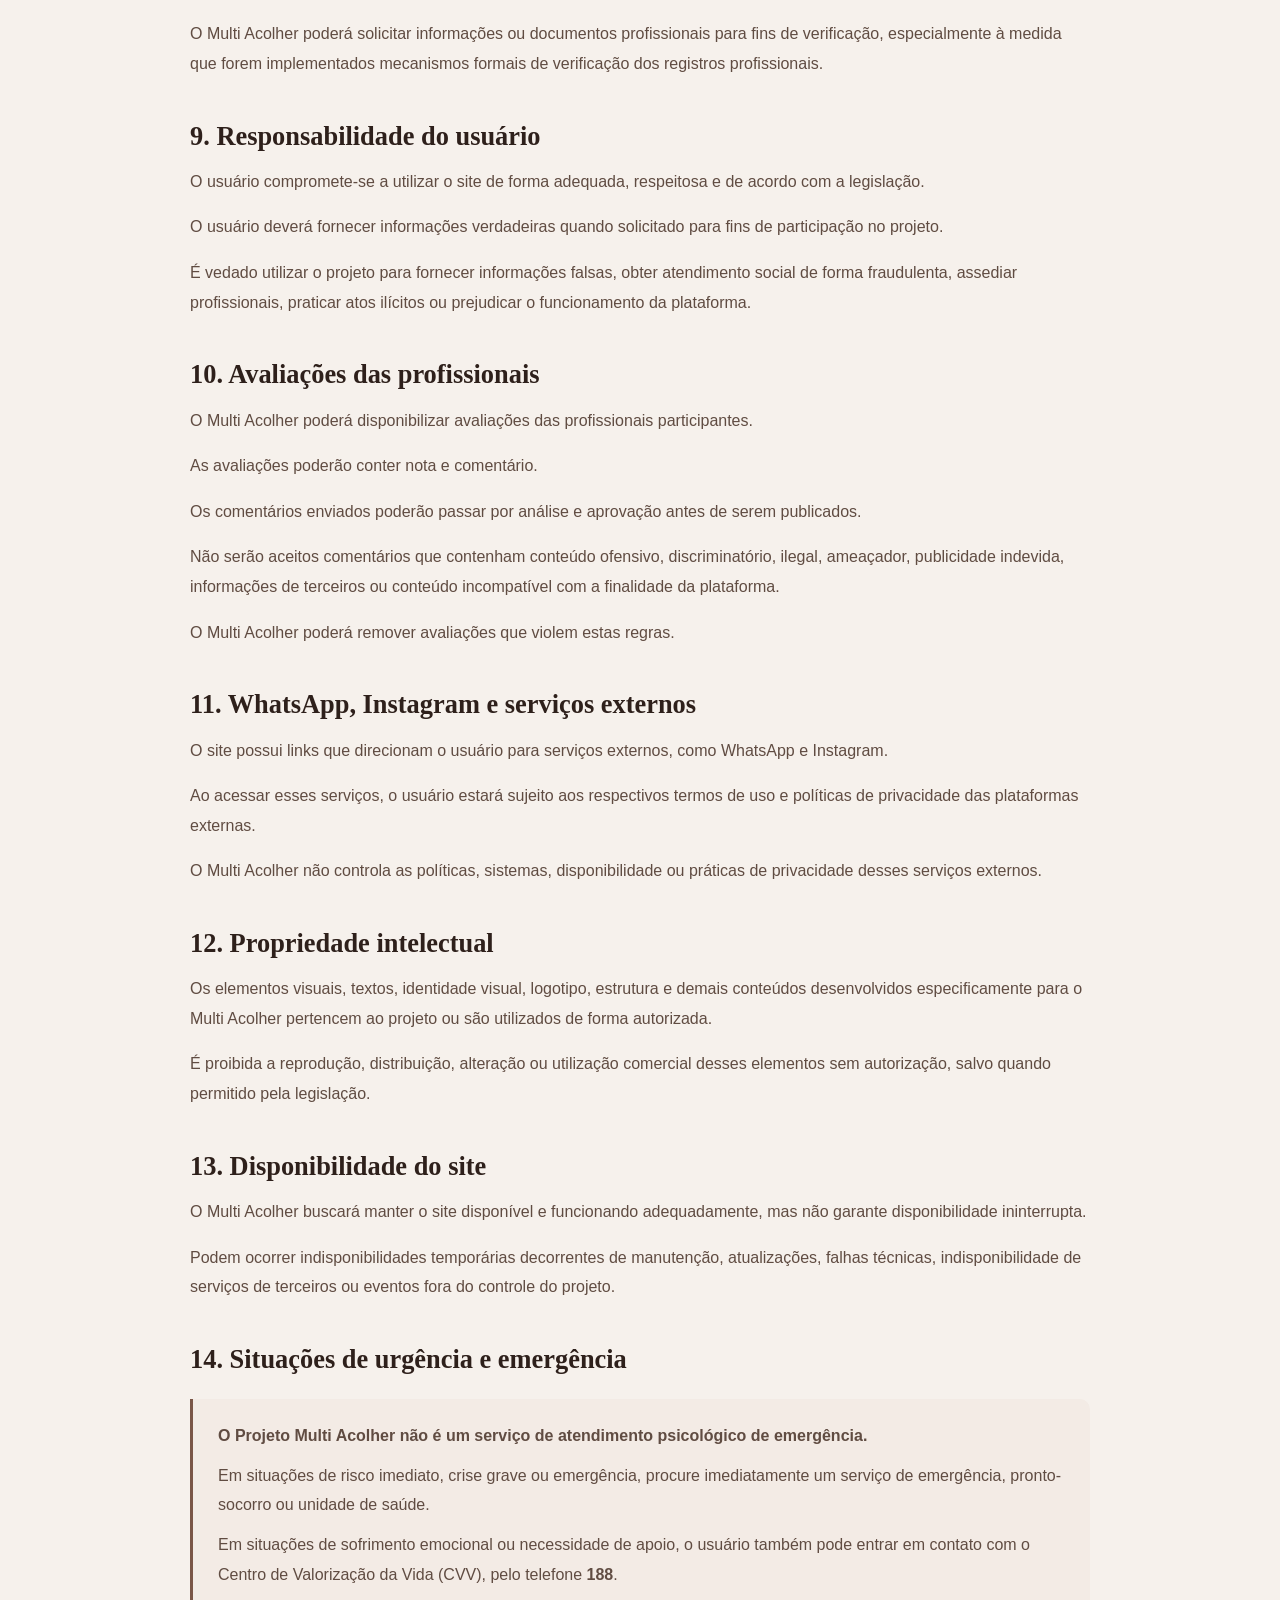
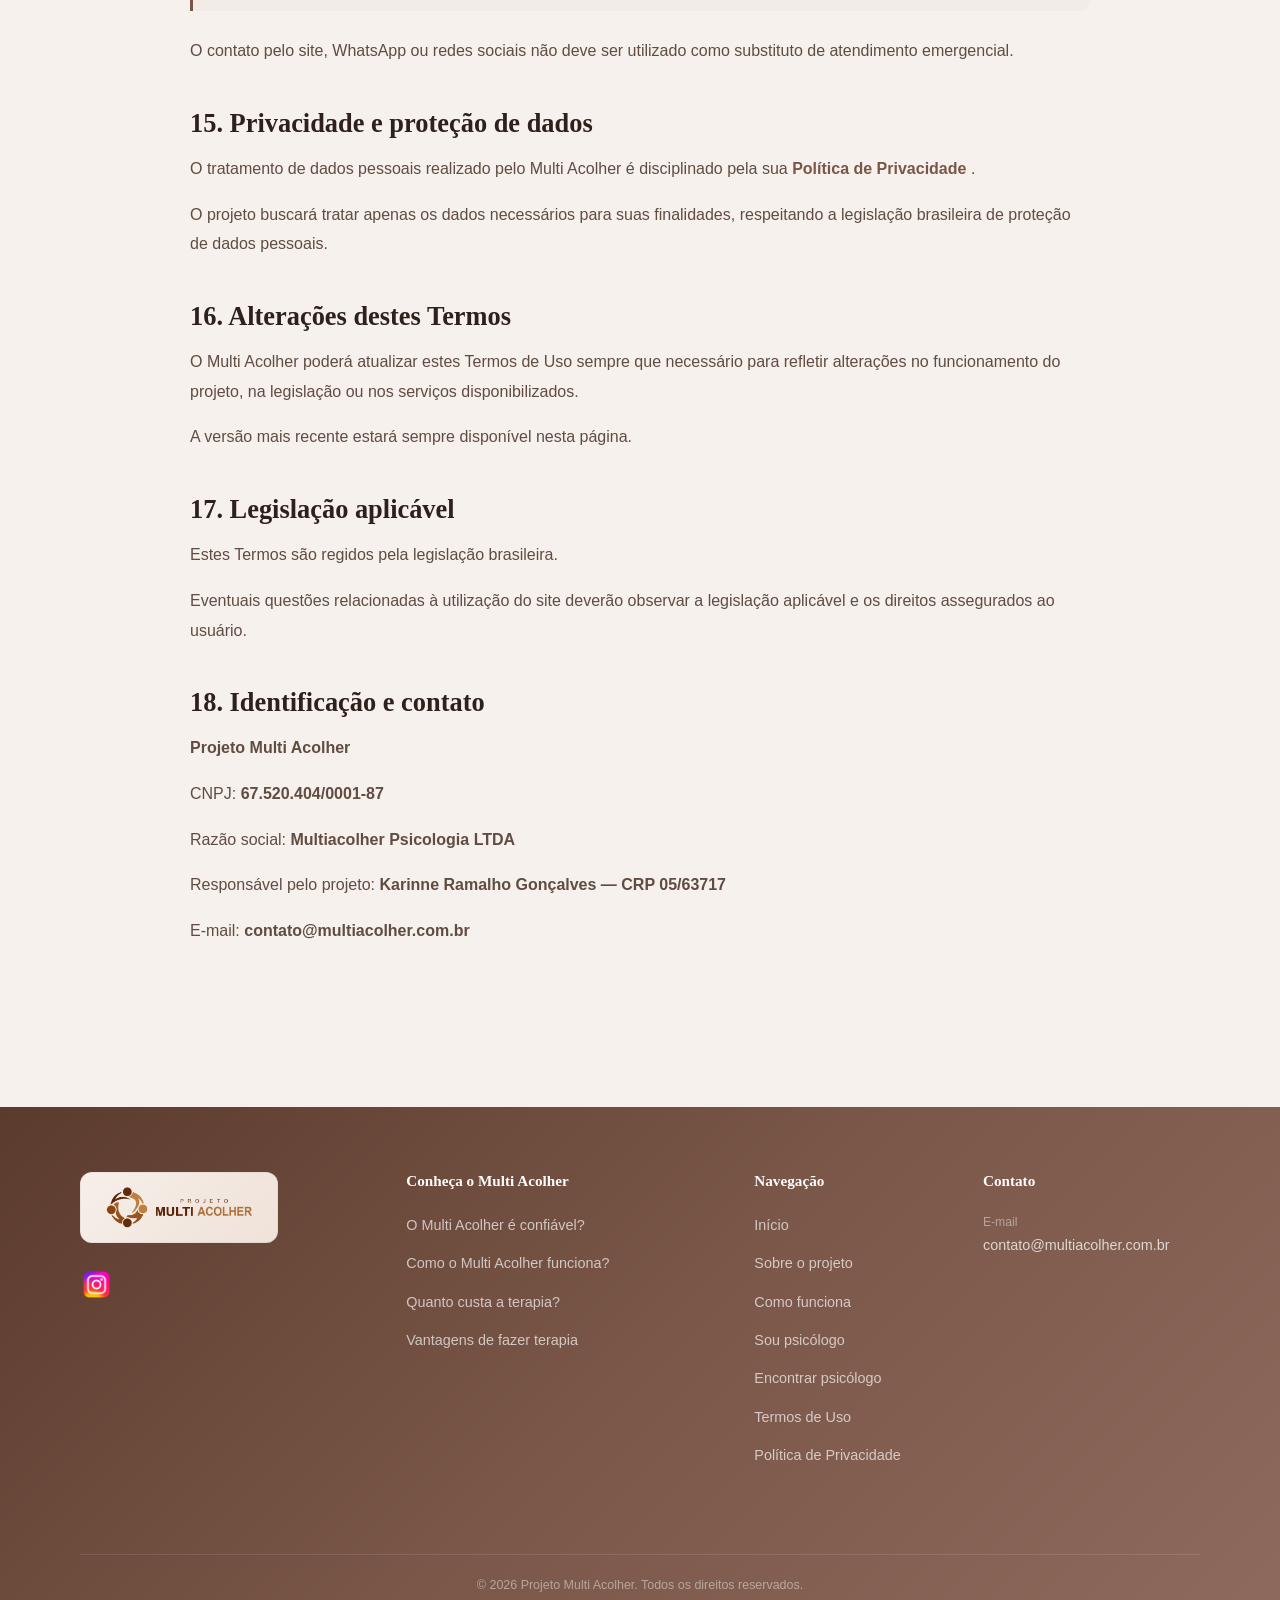
<file: multi_acolher/termos-de-uso.html>
<!DOCTYPE html>
<html lang="pt-BR">
<head>
    <meta charset="UTF-8">
    <meta name="viewport" content="width=device-width, initial-scale=1.0">
    <meta name="description" content="Consulte os Termos de Uso do Projeto Multi Acolher e entenda as condições para utilização da plataforma e dos serviços oferecidos.">
    <meta property="og:title" content="Termos de Uso | Projeto Multi Acolher">
    <meta property="og:description" content="Consulte os Termos de Uso do Projeto Multi Acolher e entenda as condições para utilização da plataforma e dos serviços oferecidos.">
    <meta property="og:image" content="https://multiacolher.com.br/images/og-multi-acolher.png">
    <meta property="og:type" content="website">
    <meta property="og:site_name" content="Projeto Multi Acolher">
    <meta property="og:url" content="https://multiacolher.com.br/termos-de-uso.html">
    <title>Termos de Uso | Projeto Multi Acolher</title>
    <link rel="icon" type="image/png" href="images/favicon.png">
    <link rel="stylesheet" href="css/style.css">

    <style>
        .legal-hero {
            padding: 65px 0 55px;
            background: var(--brown-100);
        }

        .legal-hero .lead {
            max-width: 760px;
        }

        .legal-section {
            padding: 65px 0 80px;
            background: var(--cream);
        }

        .legal-container {
            max-width: 900px;
        }

        .legal-block {
            margin-bottom: 42px;
        }

        .legal-block h2 {
            font-size: 1.65rem;
            margin-bottom: 16px;
        }

        .legal-block h3 {
            font-family: Inter, Arial, sans-serif;
            font-size: 1.05rem;
            margin: 24px 0 10px;
            color: var(--brown-900);
        }

        .legal-block p,
        .legal-block li {
            color: #604c42;
            line-height: 1.85;
            font-size: 1rem;
        }

        .legal-block ul,
        .legal-block ol {
            padding-left: 24px;
        }

        .legal-block li {
            margin-bottom: 8px;
        }

        .legal-note {
            padding: 22px 25px;
            background: #f3ebe5;
            border-left: 3px solid var(--brown-700);
            border-radius: 0 10px 10px 0;
            margin: 25px 0;
        }

        .legal-note p {
            margin: 0;
        }

        .legal-date {
            margin-top: 22px;
            font-size: .88rem;
            color: var(--muted);
        }
    </style>
</head>

<body>

<header class="site-header">
    <div class="container nav">

        <a class="logo" href="index.html">
            <img src="images/logo-header.png" alt="Projeto Multi Acolher">
        </a>

        <nav class="nav-links">
             <a href="index.html">Início</a>
             <a href="sobre.html">Sobre o projeto</a>
             <a href="como-funciona.html">Como funciona</a>
             <a href="sobre.html#psicologos">Sou psicólogo</a>
             <a href="psicologos.html" class="btn btn-primary">Encontrar psicólogo</a>
        </nav>

        <button class="menu-btn" aria-label="Abrir menu">☰</button>

    </div>
</header>


<main>

    <section class="legal-hero">
        <div class="container legal-container">

            <div class="eyebrow">Informações legais</div>

            <h1>Termos de Uso</h1>

            <p class="lead">
                Estes Termos de Uso estabelecem as condições para utilização
                do site e dos serviços de aproximação oferecidos pelo
                Projeto Multi Acolher.
            </p>

            <p class="legal-date">
                Última atualização: setembro de 2026.
            </p>

        </div>
    </section>


    <section class="legal-section">

        <div class="container legal-container">


            <div class="legal-note">

                <p>
                    Ao acessar ou utilizar o site do Projeto Multi Acolher,
                    você declara que leu e compreendeu estes Termos de Uso.
                    Caso não concorde com alguma das condições apresentadas,
                    recomendamos que não utilize a plataforma.
                </p>

            </div>


            <div class="legal-block">

                <h2>1. Sobre o Multi Acolher</h2>

                <p>
                    O Projeto Multi Acolher é uma iniciativa voltada à
                    ampliação do acesso à Psicologia para pessoas que
                    enfrentam dificuldades financeiras e se encontram
                    em situação de vulnerabilidade socioeconômica.
                </p>

                <p>
                    O site tem como finalidade apresentar profissionais
                    de Psicologia participantes do projeto e facilitar
                    o contato entre essas profissionais e pessoas
                    interessadas em atendimento psicológico.
                </p>

                <p>
                    Na configuração atual do projeto, o Multi Acolher
                    atua como espaço de divulgação e aproximação.
                    O atendimento psicológico é realizado individualmente
                    pela profissional escolhida pelo usuário.
                </p>

            </div>


            <div class="legal-block">

                <h2>2. Definições</h2>

                <p>
                    Para fins destes Termos:
                </p>

                <ul>
                    <li>
                        <strong>Multi Acolher:</strong> Projeto responsável
                        pela plataforma de divulgação e aproximação entre
                        usuários e profissionais.
                    </li>

                    <li>
                        <strong>Usuário:</strong> pessoa maior de 18 anos
                        que acessa ou utiliza o site.
                    </li>

                    <li>
                        <strong>Profissional:</strong> psicóloga participante
                        do projeto, devidamente habilitada para o exercício
                        profissional, observadas as regras aplicáveis.
                    </li>

                    <li>
                        <strong>Atendimento:</strong> serviço psicológico
                        realizado diretamente entre o usuário e a
                        profissional escolhida.
                    </li>
                </ul>

            </div>


            <div class="legal-block">

                <h2>3. Como funciona</h2>

                <p>
                    O usuário poderá acessar o site, conhecer as profissionais
                    disponíveis e consultar suas áreas de atuação.
                </p>

                <p>
                    Após escolher uma profissional, o usuário poderá utilizar
                    o botão de WhatsApp disponível em seu perfil para entrar
                    diretamente em contato.
                </p>

                <p>
                    A partir desse contato, usuário e profissional poderão
                    definir os detalhes necessários para o atendimento,
                    incluindo disponibilidade, plataforma utilizada,
                    forma de pagamento e demais condições.
                </p>

                <p>
                    O Multi Acolher não participa das conversas realizadas
                    entre usuário e profissional por WhatsApp.
                </p>

            </div>


            <div class="legal-block">

                <h2>4. Atendimento psicológico</h2>

                <p>
                    As profissionais participantes atuam de forma independente
                    e são individualmente responsáveis pela prestação dos
                    serviços psicológicos que realizarem.
                </p>

                <p>
                    Compete a cada profissional observar as normas éticas,
                    técnicas e legais aplicáveis ao exercício da Psicologia,
                    inclusive aquelas relacionadas ao atendimento mediado
                    por tecnologias digitais.
                </p>

                <p>
                    A relação profissional estabelecida após o contato pelo
                    WhatsApp ocorre diretamente entre usuário e psicóloga.
                </p>

                <p>
                    O Multi Acolher não realiza diagnóstico, psicoterapia,
                    avaliação psicológica ou qualquer outro procedimento
                    psicológico por meio do site.
                </p>

            </div>


            <div class="legal-block">

                <h2>5. Valores e pagamentos</h2>

                <p>
                    O projeto possui uma proposta de atendimento psicológico
                    social, destinada a pessoas em situação de vulnerabilidade
                    financeira.
                </p>

                <p>
                    O valor das sessões não é divulgado publicamente no site.
                    As informações sobre valores são fornecidas diretamente
                    pela profissional durante o contato realizado pelo
                    WhatsApp.
                </p>

                <p>
                    O pagamento do atendimento é realizado diretamente entre
                    usuário e profissional.
                </p>

                <p>
                    O Multi Acolher não recebe o pagamento das sessões e,
                    atualmente, não participa da transação financeira entre
                    usuário e profissional.
                </p>

                <p>
                    As profissionais recebem integralmente o valor acordado
                    para cada atendimento.
                </p>

                <p>
                    Caso futuramente seja estabelecida alguma contribuição,
                    mensalidade ou taxa destinada à manutenção do projeto,
                    essa condição será previamente informada às profissionais
                    e não alterará a responsabilidade de cada profissional
                    sobre seus próprios atendimentos.
                </p>

            </div>


            <div class="legal-block">

                <h2>6. Critérios para atendimento social</h2>

                <p>
                    O Projeto Multi Acolher é destinado a pessoas maiores
                    de 18 anos que estejam em situação de vulnerabilidade
                    financeira e tenham dificuldade de acesso a atendimento
                    psicológico particular convencional.
                </p>

                <p>
                    Após o primeiro contato, o interessado poderá ser
                    direcionado para um pequeno formulário destinado à
                    verificação das condições necessárias para participação
                    no projeto.
                </p>

                <p>
                    Quando necessário, poderá ser solicitada documentação
                    ou outra informação que auxilie na comprovação da
                    situação financeira apresentada.
                </p>

                <p>
                    O projeto buscará limitar a coleta dessas informações
                    ao que for efetivamente necessário para a finalidade
                    de análise da elegibilidade ao atendimento social.
                </p>

            </div>


            <div class="legal-block">

                <h2>7. Agendamento, cancelamento e remarcação</h2>

                <p>
                    O agendamento das sessões é realizado diretamente entre
                    usuário e profissional.
                </p>

                <p>
                    Questões relacionadas a cancelamento, remarcação,
                    atrasos, faltas, horários e eventuais reembolsos deverão
                    ser previamente acordadas entre o usuário e a profissional,
                    respeitando as regras aplicáveis ao atendimento psicológico.
                </p>

                <p>
                    O Multi Acolher não realiza o agendamento das consultas
                    nem administra a agenda das profissionais.
                </p>

            </div>


            <div class="legal-block">

                <h2>8. Responsabilidade das profissionais</h2>

                <p>
                    Cada profissional é responsável pelas informações
                    apresentadas em seu perfil e pela veracidade das
                    informações relacionadas à sua formação, registro
                    profissional, abordagem e atuação.
                </p>

                <p>
                    A profissional também é responsável pela condução
                    técnica e ética do atendimento, pelo sigilo profissional,
                    pelo tratamento adequado das informações de seus pacientes
                    e pelo cumprimento das normas aplicáveis à profissão.
                </p>

                <p>
                    O Multi Acolher poderá solicitar informações ou documentos
                    profissionais para fins de verificação, especialmente
                    à medida que forem implementados mecanismos formais
                    de verificação dos registros profissionais.
                </p>

            </div>


            <div class="legal-block">

                <h2>9. Responsabilidade do usuário</h2>

                <p>
                    O usuário compromete-se a utilizar o site de forma
                    adequada, respeitosa e de acordo com a legislação.
                </p>

                <p>
                    O usuário deverá fornecer informações verdadeiras
                    quando solicitado para fins de participação no projeto.
                </p>

                <p>
                    É vedado utilizar o projeto para fornecer informações
                    falsas, obter atendimento social de forma fraudulenta,
                    assediar profissionais, praticar atos ilícitos ou
                    prejudicar o funcionamento da plataforma.
                </p>

            </div>


            <div class="legal-block">

                <h2>10. Avaliações das profissionais</h2>

                <p>
                    O Multi Acolher poderá disponibilizar avaliações das
                    profissionais participantes.
                </p>

                <p>
                    As avaliações poderão conter nota e comentário.
                </p>

                <p>
                    Os comentários enviados poderão passar por análise e
                    aprovação antes de serem publicados.
                </p>

                <p>
                    Não serão aceitos comentários que contenham conteúdo
                    ofensivo, discriminatório, ilegal, ameaçador,
                    publicidade indevida, informações de terceiros ou
                    conteúdo incompatível com a finalidade da plataforma.
                </p>

                <p>
                    O Multi Acolher poderá remover avaliações que violem
                    estas regras.
                </p>

            </div>


            <div class="legal-block">

                <h2>11. WhatsApp, Instagram e serviços externos</h2>

                <p>
                    O site possui links que direcionam o usuário para
                    serviços externos, como WhatsApp e Instagram.
                </p>

                <p>
                    Ao acessar esses serviços, o usuário estará sujeito
                    aos respectivos termos de uso e políticas de privacidade
                    das plataformas externas.
                </p>

                <p>
                    O Multi Acolher não controla as políticas, sistemas,
                    disponibilidade ou práticas de privacidade desses
                    serviços externos.
                </p>

            </div>


            <div class="legal-block">

                <h2>12. Propriedade intelectual</h2>

                <p>
                    Os elementos visuais, textos, identidade visual,
                    logotipo, estrutura e demais conteúdos desenvolvidos
                    especificamente para o Multi Acolher pertencem ao projeto
                    ou são utilizados de forma autorizada.
                </p>

                <p>
                    É proibida a reprodução, distribuição, alteração ou
                    utilização comercial desses elementos sem autorização,
                    salvo quando permitido pela legislação.
                </p>

            </div>


            <div class="legal-block">

                <h2>13. Disponibilidade do site</h2>

                <p>
                    O Multi Acolher buscará manter o site disponível e
                    funcionando adequadamente, mas não garante disponibilidade
                    ininterrupta.
                </p>

                <p>
                    Podem ocorrer indisponibilidades temporárias decorrentes
                    de manutenção, atualizações, falhas técnicas,
                    indisponibilidade de serviços de terceiros ou eventos
                    fora do controle do projeto.
                </p>

            </div>


            <div class="legal-block">

                <h2>14. Situações de urgência e emergência</h2>

                <div class="legal-note">

                    <p>
                        <strong>
                            O Projeto Multi Acolher não é um serviço de
                            atendimento psicológico de emergência.
                        </strong>
                    </p>

                    <p style="margin-top:10px;">
                        Em situações de risco imediato, crise grave ou
                        emergência, procure imediatamente um serviço de
                        emergência, pronto-socorro ou unidade de saúde.
                    </p>

                    <p style="margin-top:10px;">
                        Em situações de sofrimento emocional ou necessidade
                        de apoio, o usuário também pode entrar em contato
                        com o Centro de Valorização da Vida (CVV), pelo
                        telefone <strong>188</strong>.
                    </p>

                </div>

                <p>
                    O contato pelo site, WhatsApp ou redes sociais não deve
                    ser utilizado como substituto de atendimento emergencial.
                </p>

            </div>


            <div class="legal-block">

                <h2>15. Privacidade e proteção de dados</h2>

                <p>
                    O tratamento de dados pessoais realizado pelo Multi Acolher
                    é disciplinado pela sua
                    <a href="politica-de-privacidade.html"
                       style="color:var(--brown-700);font-weight:700;">
                        Política de Privacidade
                    </a>.
                </p>

                <p>
                    O projeto buscará tratar apenas os dados necessários
                    para suas finalidades, respeitando a legislação
                    brasileira de proteção de dados pessoais.
                </p>

            </div>


            <div class="legal-block">

                <h2>16. Alterações destes Termos</h2>

                <p>
                    O Multi Acolher poderá atualizar estes Termos de Uso
                    sempre que necessário para refletir alterações no
                    funcionamento do projeto, na legislação ou nos serviços
                    disponibilizados.
                </p>

                <p>
                    A versão mais recente estará sempre disponível nesta
                    página.
                </p>

            </div>


            <div class="legal-block">

                <h2>17. Legislação aplicável</h2>

                <p>
                    Estes Termos são regidos pela legislação brasileira.
                </p>

                <p>
                    Eventuais questões relacionadas à utilização do site
                    deverão observar a legislação aplicável e os direitos
                    assegurados ao usuário.
                </p>

            </div>


            <div class="legal-block">

                <h2>18. Identificação e contato</h2>

                <p>
                    <strong>Projeto Multi Acolher</strong>
                </p>

                <p>
                    CNPJ: <strong>67.520.404/0001-87</strong>
                </p>

                <p>
                    Razão social: <strong>Multiacolher Psicologia LTDA</strong>
                </p>

                <p>
                    Responsável pelo projeto:
                    <strong>Karinne Ramalho Gonçalves — CRP 05/63717</strong>
                </p>

                <p>
                    E-mail:
                    <strong>contato@multiacolher.com.br</strong>
                </p>

            </div>


        </div>

    </section>

</main>


<footer class="footer">

    <div class="container footer-grid">

        <!-- LOGO -->
        <div class="footer-brand">

            <a href="index.html" class="footer-logo">
                <img src="images/logo-header.png" alt="Projeto Multi Acolher">
            </a>

            <a
    href="https://www.instagram.com/projetomultiacolher"
    target="_blank"
    rel="noopener noreferrer"
    class="footer-instagram"
    aria-label="Instagram do Projeto Multi Acolher"
>
    <img src="images/instagram.png" alt="Instagram">
</a>

        </div>


        <!-- CONHEÇA O MULTI ACOLHER -->
        <div class="footer-column">

            <h3>Conheça o Multi Acolher</h3>

            <ul>
                <li>
                    <a href="como-funciona.html#faq-confiavel">
                        O Multi Acolher é confiável?
                    </a>
                </li>

                <li>
                    <a href="como-funciona.html#faq-funciona">
                        Como o Multi Acolher funciona?
                    </a>
                </li>

                <li>
                    <a href="como-funciona.html#faq-preco">
                        Quanto custa a terapia?
                    </a>
                </li>

                <li>
                    <a href="como-funciona.html#faq-vantagens">
                        Vantagens de fazer terapia
                    </a>
                </li>
            </ul>

        </div>


<!-- NAVEGAÇÃO -->
<div class="footer-column">

    <h3>Navegação</h3>

    <ul>
        <li>
            <a href="index.html">
                Início
            </a>
        </li>

        <li>
            <a href="sobre.html">
                Sobre o projeto
            </a>
        </li>

        <li>
            <a href="como-funciona.html">
                Como funciona
            </a>
        </li>

        <li>
            <a href="sobre.html#psicologos">
                Sou psicólogo
            </a>
        </li>

        <li>
            <a href="psicologos.html">
                Encontrar psicólogo
            </a>
        </li>

        <li>
            <a href="termos-de-uso.html">
                Termos de Uso
            </a>
        </li>

        <li>
            <a href="politica-de-privacidade.html">
                Política de Privacidade
            </a>
        </li>
    </ul>

</div>


        <!-- CONTATO -->
        <div class="footer-column footer-contact">

            <h3>Contato</h3>

            <ul>

                <li>
                    <span>E-mail</span>
                    <a href="mailto:contato@multiacolher.com.br">
                        contato@multiacolher.com.br
                    </a>
                </li>

            </ul>

        </div>

    </div>


    <div class="container footer-bottom">

        <p>
            © 2026 Projeto Multi Acolher. Todos os direitos reservados.
        </p>

    </div>

</footer>


<script src="js/script.js"></script>

</body>
</html>
</file>
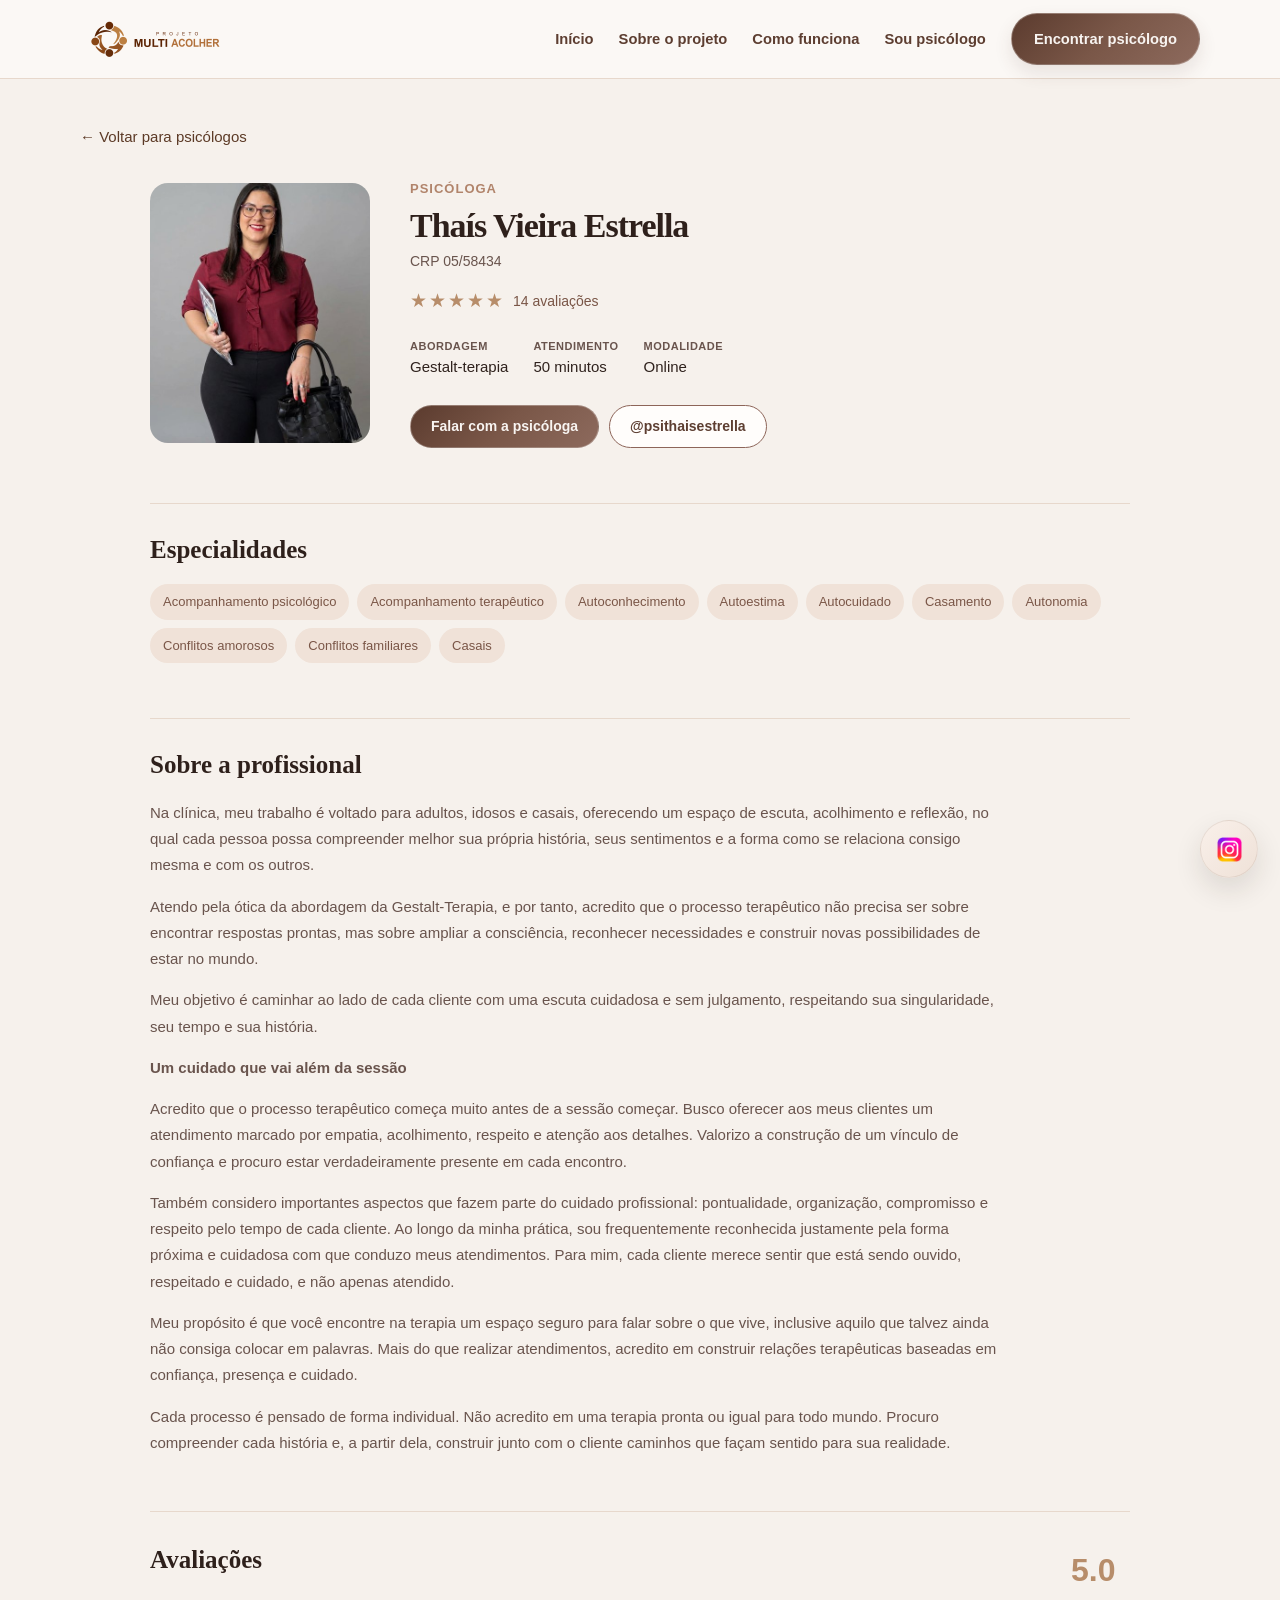
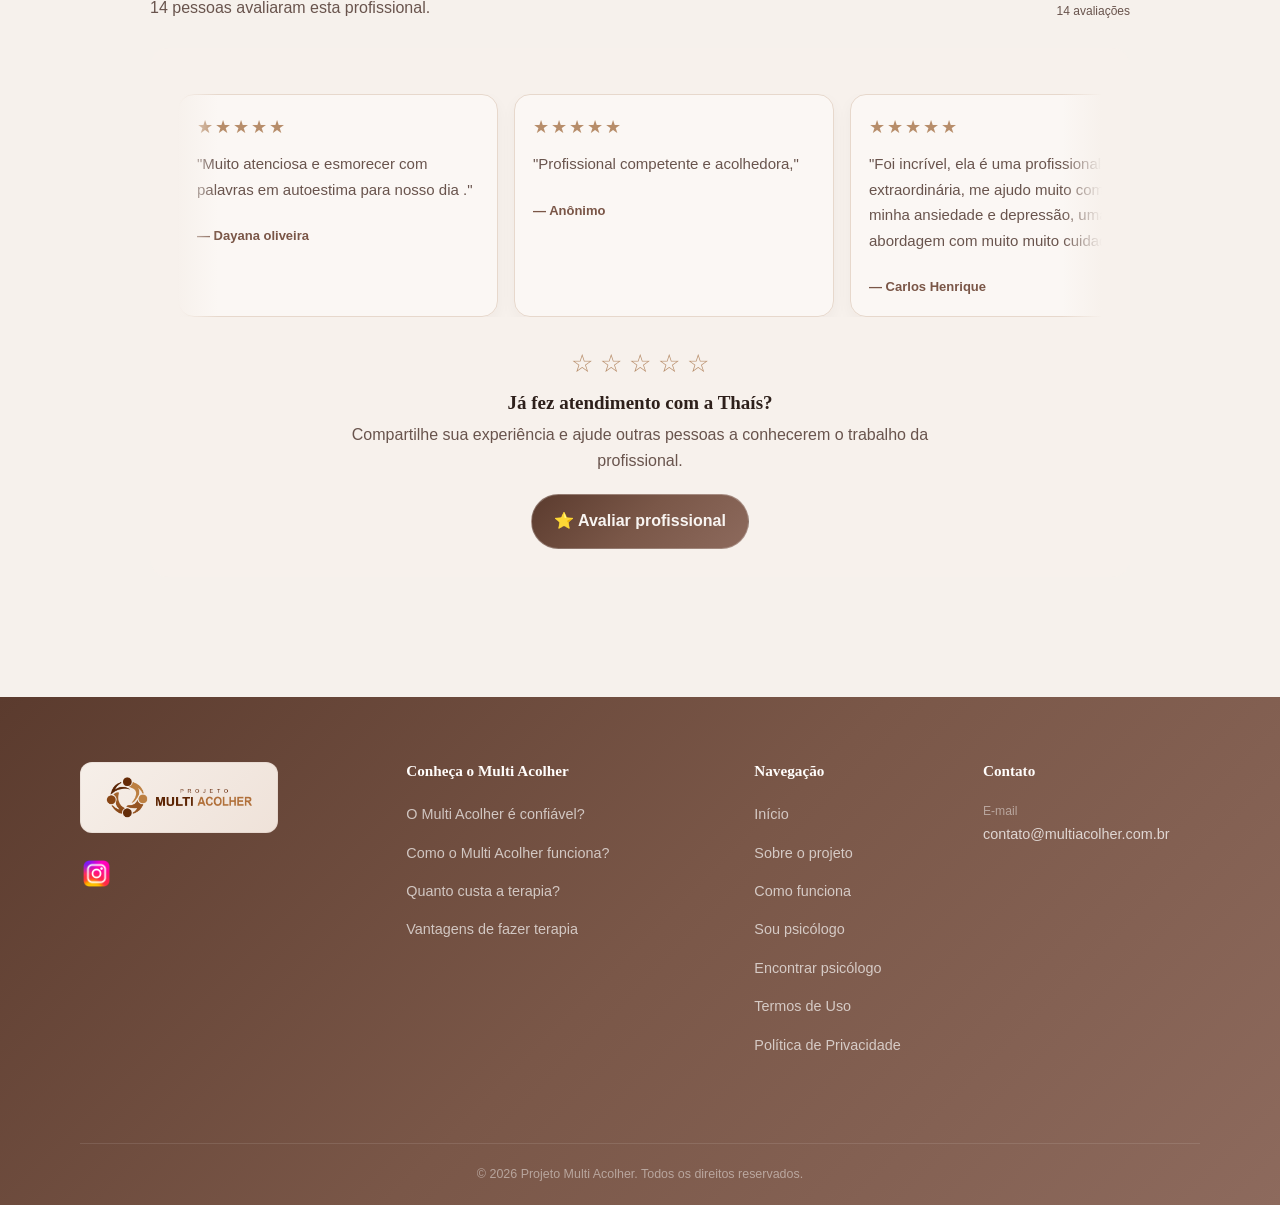
<file: multi_acolher/thais-vieira-estrella.html>
<!DOCTYPE html>
<html lang="pt-BR">
<head>
    <meta charset="utf-8">
    <meta name="viewport" content="width=device-width, initial-scale=1.0">

    <title>Thaís Vieira Estrella | Psicóloga | Multi Acolher</title>
    <link rel="icon" type="image/png" href="images/favicon.png">
    <meta name="description" content="Conheça Thaís Vieira Estrella, psicóloga CRP 05/58434, com atuação em Gestalt-Terapia e Terapia Familiar pelo Projeto Multi Acolher.">
    <meta property="og:title" content="Thaís Vieira Estrella | Psicóloga | Multi Acolher">
    <meta property="og:description" content="Conheça Thaís Vieira Estrella, psicóloga CRP 05/58434, com atuação em Gestalt-Terapia e Terapia Familiar pelo Projeto Multi Acolher.">
    <meta property="og:image" content="https://multiacolher.com.br/images/og-multi-acolher.png">
    <meta property="og:type" content="profile">
    <meta property="og:site_name" content="Projeto Multi Acolher">
    <meta property="og:url" content="https://multiacolher.com.br/thais-vieira-estrella.html">
    <link rel="stylesheet" href="css/style.css">
</head>

<body>

<header class="site-header">
    <div class="container nav">

        <a class="logo" href="index.html">
            <img src="images/logo-header.png" alt="Projeto Multi Acolher">
        </a>

        <button class="menu-btn" aria-label="Abrir menu">☰</button>

        <nav class="nav-links">
            <a href="index.html">Início</a>
            <a href="sobre.html">Sobre o projeto</a>
            <a href="como-funciona.html">Como funciona</a>
            <a href="sobre.html#psicologos">Sou psicólogo</a>
            <a class="btn btn-primary" href="psicologos.html">Encontrar psicólogo</a>
        </nav>

    </div>
</header>

<main>

    <section class="profile-section">

        <div class="container">

            <a href="psicologos.html" class="back-link">
                ← Voltar para psicólogos
            </a>

            <!-- PERFIL PRINCIPAL -->
            <div class="professional-profile">

                <!-- FOTO -->
                <div class="professional-photo">
                    <img src="images/thais.jpg" alt="Thaís Vieira Estrella">
                </div>

                <!-- INFORMAÇÕES -->
                <div class="professional-info">

                    <span class="professional-label">
                        Psicóloga
                    </span>

                    <h1>
                        Thaís Vieira Estrella
                    </h1>

                    <p class="professional-crp">
                        CRP 05/58434
                    </p>

                    <div class="professional-rating">
                        <span>★</span>
                        <span>★</span>
                        <span>★</span>
                        <span>★</span>
                        <span>★</span>

                        <a href="#avaliacoes">
                            14 avaliações
                        </a>
                    </div>

                    <div class="professional-details">

                        <div>
                            <strong>Abordagem</strong>
                            <span>Gestalt-terapia</span>
                        </div>

                        <div>
                            <strong>Atendimento</strong>
                            <span>50 minutos</span>
                        </div>

                        <div>
                            <strong>Modalidade</strong>
                            <span>Online</span>
                        </div>

                    </div>

                    <div class="professional-actions">

                        <a
                            href="https://w.app/psithaisestrella" target="_blank" rel="noopener noreferrer" class="btn-primary">
                            Falar com a psicóloga
                        </a>

                        <a
                            href="https://www.instagram.com/psithaisestrella/"
                            target="_blank"
                            rel="noopener noreferrer"
                            class="btn-secondary"
                        >
                            @psithaisestrella
                        </a>

                    </div>

                </div>

            </div>

            <!-- ESPECIALIDADES -->
            <section class="profile-content">

                <h2>Especialidades</h2>

                <div class="specialty-tags">

                    <span>Acompanhamento psicológico</span>
                    <span>Acompanhamento terapêutico</span>
                    <span>Autoconhecimento</span>
                    <span>Autoestima</span>
                    <span>Autocuidado</span>
                    <span>Casamento</span>
                    <span>Autonomia</span>
                    <span>Conflitos amorosos</span>
                    <span>Conflitos familiares</span>
                    <span>Casais</span>

                </div>

            </section>

            <!-- SOBRE -->
            <section class="profile-content">

                <h2>Sobre a profissional</h2>

                <div class="professional-bio">

                    <p>
                        Na clínica, meu trabalho é voltado para adultos, idosos e casais,
                        oferecendo um espaço de escuta, acolhimento e reflexão, no qual
                        cada pessoa possa compreender melhor sua própria história, seus
                        sentimentos e a forma como se relaciona consigo mesma e com os outros.
                    </p>

                    <p>
                        Atendo pela ótica da abordagem da Gestalt-Terapia, e por tanto,
                        acredito que o processo terapêutico não precisa ser sobre encontrar
                        respostas prontas, mas sobre ampliar a consciência, reconhecer
                        necessidades e construir novas possibilidades de estar no mundo.
                    </p>

                    <p>
                        Meu objetivo é caminhar ao lado de cada cliente com uma escuta
                        cuidadosa e sem julgamento, respeitando sua singularidade, seu tempo
                        e sua história.
                    </p>

                    <p>
                        <strong>Um cuidado que vai além da sessão</strong>
                    </p>

                    <p>
                        Acredito que o processo terapêutico começa muito antes de a sessão
                        começar. Busco oferecer aos meus clientes um atendimento marcado por
                        empatia, acolhimento, respeito e atenção aos detalhes. Valorizo a
                        construção de um vínculo de confiança e procuro estar verdadeiramente
                        presente em cada encontro.
                    </p>

                    <p>
                        Também considero importantes aspectos que fazem parte do cuidado
                        profissional: pontualidade, organização, compromisso e respeito pelo
                        tempo de cada cliente. Ao longo da minha prática, sou frequentemente
                        reconhecida justamente pela forma próxima e cuidadosa com que conduzo
                        meus atendimentos. Para mim, cada cliente merece sentir que está sendo
                        ouvido, respeitado e cuidado, e não apenas atendido.
                    </p>

                    <p>
                        Meu propósito é que você encontre na terapia um espaço seguro para
                        falar sobre o que vive, inclusive aquilo que talvez ainda não consiga
                        colocar em palavras. Mais do que realizar atendimentos, acredito em
                        construir relações terapêuticas baseadas em confiança, presença e cuidado.
                    </p>

                    <p>
                        Cada processo é pensado de forma individual. Não acredito em uma terapia
                        pronta ou igual para todo mundo. Procuro compreender cada história e,
                        a partir dela, construir junto com o cliente caminhos que façam sentido
                        para sua realidade.
                    </p>

                </div>

            </section>

            <!-- AVALIAÇÕES -->
            <section class="profile-content evaluations" id="avaliacoes">

                <div class="evaluations-header">

                    <div>
                        <h2>Avaliações</h2>

                        <p>
                            14 pessoas avaliaram esta profissional.
                        </p>
                    </div>

                    <div class="evaluation-score">
                        <strong>5.0</strong>
                        <span>14 avaliações</span>
                    </div>

                </div>

                <div class="evaluation-box">

                    <div class="review-marquee">
                        <div class="review-track">

                            <div class="review-item">
                                <div class="review-stars">★★★★★</div>
                                <p class="review-text">
                                    "Muito atenciosa e esmorecer com palavras em autoestima para nosso dia ."
                                </p>
                                <span class="review-author">— Dayana oliveira</span>
                            </div>

                            <div class="review-item">
                                <div class="review-stars">★★★★★</div>
                                <p class="review-text">
                                    "Profissional competente e acolhedora,"
                                </p>
                                <span class="review-author">— Anônimo</span>
                            </div>

                            <div class="review-item">
                                <div class="review-stars">★★★★★</div>
                                <p class="review-text">
                                    "Foi incrível, ela é uma profissional extraordinária, me ajudo muito com a minha ansiedade e depressão, uma abordagem com muito muito cuidado e empatia!"
                                </p>
                                <span class="review-author">— Carlos Henrique</span>
                            </div>

                            <div class="review-item">
                                <div class="review-stars">★★★★★</div>
                                <p class="review-text">
                                    "Tem me ajudado muito e me deixa muito confortável para contar qualquer coisa, ótima profissional!"
                                </p>
                                <span class="review-author">— Marina</span>
                            </div>

                            <div class="review-item">
                                <div class="review-stars">★★★★★</div>
                                <p class="review-text">
                                    "Maravilhosa! Me faz enxergar como realmente sou importante, me ajuda a lidar com meus próprios pensamentos."
                                </p>
                                <span class="review-author">— Jo</span>
                            </div>

                            <div class="review-item">
                                <div class="review-stars">★★★★★</div>
                                <p class="review-text">
                                    "Uma profissional maravilhosa, acolhedora e muito humana. Desde o início, me senti confortável para falar e ser eu mesma, sem julgamentos."
                                </p>
                                <span class="review-author">— Elizabete melo</span>
                            </div>

                            <div class="review-item">
                                <div class="review-stars">★★★★★</div>
                                <p class="review-text">
                                    "Foi e continua sendo fundamental para.mim"
                                </p>
                                <span class="review-author">— Laura Moragues</span>
                            </div>

                            <div class="review-item">
                                <div class="review-stars">★★★★★</div>
                                <p class="review-text">
                                    "A Thaís foi essencial no meu processo de autoconhecimento. Costumo dizer que foi ela quem me mostrou as ferramentas pra entender e mudar minha vida. É uma profissional extremamente acolhedora, com alta humanização no processo, que consegue criar uma dinâmica terapêutica que favorece a abertura e faz com que a gente se sinta verdadeiramente confortável durante as sessões. Recomendo sempre para todos que conheço."
                                </p>
                                <span class="review-author">— Renan Belo</span>
                            </div>

                            <div class="review-item">
                                <div class="review-stars">★★★★★</div>
                                <p class="review-text">
                                    "Ótima"
                                </p>
                                <span class="review-author">— Cleuza</span>
                            </div>

                            <div class="review-item">
                                <div class="review-stars">★★★★★</div>
                                <p class="review-text">
                                    "Muito bom."
                                </p>
                                <span class="review-author">— Adriana nascimento de almeida</span>
                            </div>

                            <div class="review-item">
                                <div class="review-stars">★★★★★</div>
                                <p class="review-text">
                                    "Thais é uma excelente profissional,me consultei com ela por 4 anos e logo que vi a necessidade de voltar não pensei em outra pessoa. Ela é super profissional,atenciosa,gentil e compreensiva. Não canso de indicar ela para todos,além de deixar os pacientes super confortáveis para contatá-la mesmo fora de horário de atendimento. A melhor psicóloga do mundo!!"
                                </p>
                                <span class="review-author">— Ellen</span>
                            </div>

                            <div class="review-item">
                                <div class="review-stars">★★★★★</div>
                                <p class="review-text">
                                    "Excelente"
                                </p>
                                <span class="review-author">— Maria Eduarda</span>
                            </div>

                            <div class="review-item">
                                <div class="review-stars">★★★★★</div>
                                <p class="review-text">
                                    "Ótima!"
                                </p>
                                <span class="review-author">— Thais</span>
                            </div>

                            <div class="review-item">
                                <div class="review-stars">★★★★★</div>
                                <p class="review-text">
                                    "Muito bom."
                                </p>
                                <span class="review-author">— Lohanne Boaventura</span>
                            </div>

                            <div class="review-item">
                                <div class="review-stars">★★★★★</div>
                                <p class="review-text">
                                    "Muito atenciosa e esmorecer com palavras em autoestima para nosso dia ."
                                </p>
                                <span class="review-author">— Dayana oliveira</span>
                            </div>

                            <div class="review-item">
                                <div class="review-stars">★★★★★</div>
                                <p class="review-text">
                                    "Profissional competente e acolhedora,"
                                </p>
                                <span class="review-author">— Anônimo</span>
                            </div>

                            <div class="review-item">
                                <div class="review-stars">★★★★★</div>
                                <p class="review-text">
                                    "Foi incrível, ela é uma profissional extraordinária, me ajudo muito com a minha ansiedade e depressão, uma abordagem com muito muito cuidado e empatia!"
                                </p>
                                <span class="review-author">— Carlos Henrique</span>
                            </div>

                            <div class="review-item">
                                <div class="review-stars">★★★★★</div>
                                <p class="review-text">
                                    "Tem me ajudado muito e me deixa muito confortável para contar qualquer coisa, ótima profissional!"
                                </p>
                                <span class="review-author">— Marina</span>
                            </div>

                            <div class="review-item">
                                <div class="review-stars">★★★★★</div>
                                <p class="review-text">
                                    "Maravilhosa! Me faz enxergar como realmente sou importante, me ajuda a lidar com meus próprios pensamentos."
                                </p>
                                <span class="review-author">— Jo</span>
                            </div>

                            <div class="review-item">
                                <div class="review-stars">★★★★★</div>
                                <p class="review-text">
                                    "Uma profissional maravilhosa, acolhedora e muito humana. Desde o início, me senti confortável para falar e ser eu mesma, sem julgamentos."
                                </p>
                                <span class="review-author">— Elizabete melo</span>
                            </div>

                            <div class="review-item">
                                <div class="review-stars">★★★★★</div>
                                <p class="review-text">
                                    "Foi e continua sendo fundamental para.mim"
                                </p>
                                <span class="review-author">— Laura Moragues</span>
                            </div>

                            <div class="review-item">
                                <div class="review-stars">★★★★★</div>
                                <p class="review-text">
                                    "A Thaís foi essencial no meu processo de autoconhecimento. Costumo dizer que foi ela quem me mostrou as ferramentas pra entender e mudar minha vida. É uma profissional extremamente acolhedora, com alta humanização no processo, que consegue criar uma dinâmica terapêutica que favorece a abertura e faz com que a gente se sinta verdadeiramente confortável durante as sessões. Recomendo sempre para todos que conheço."
                                </p>
                                <span class="review-author">— Renan Belo</span>
                            </div>

                            <div class="review-item">
                                <div class="review-stars">★★★★★</div>
                                <p class="review-text">
                                    "Ótima"
                                </p>
                                <span class="review-author">— Cleuza</span>
                            </div>

                            <div class="review-item">
                                <div class="review-stars">★★★★★</div>
                                <p class="review-text">
                                    "Muito bom."
                                </p>
                                <span class="review-author">— Adriana nascimento de almeida</span>
                            </div>

                            <div class="review-item">
                                <div class="review-stars">★★★★★</div>
                                <p class="review-text">
                                    "Thais é uma excelente profissional,me consultei com ela por 4 anos e logo que vi a necessidade de voltar não pensei em outra pessoa. Ela é super profissional,atenciosa,gentil e compreensiva. Não canso de indicar ela para todos,além de deixar os pacientes super confortáveis para contatá-la mesmo fora de horário de atendimento. A melhor psicóloga do mundo!!"
                                </p>
                                <span class="review-author">— Ellen</span>
                            </div>

                            <div class="review-item">
                                <div class="review-stars">★★★★★</div>
                                <p class="review-text">
                                    "Excelente"
                                </p>
                                <span class="review-author">— Maria Eduarda</span>
                            </div>

                            <div class="review-item">
                                <div class="review-stars">★★★★★</div>
                                <p class="review-text">
                                    "Ótima!"
                                </p>
                                <span class="review-author">— Thais</span>
                            </div>

                            <div class="review-item">
                                <div class="review-stars">★★★★★</div>
                                <p class="review-text">
                                    "Muito bom."
                                </p>
                                <span class="review-author">— Lohanne Boaventura</span>
                            </div>

                        </div>
                    </div>

                    <div class="evaluation-stars">
                        ☆ ☆ ☆ ☆ ☆
                    </div>

                    <h3>
                        Já fez atendimento com a Thaís?
                    </h3>

                    <p>
                        Compartilhe sua experiência e ajude outras pessoas
                        a conhecerem o trabalho da profissional.
                    </p>

                    <a href="https://docs.google.com/forms/d/e/1FAIpQLSdoGxnIImb5uKiUf-3KuUY2xm_WGRK6opEM3WE9NDKIHxFFpg/viewform?usp=pp_url&entry.294497760=Tha%C3%ADs+Vieira+Estrella"
                    target="_blank" 
                    rel="noopener noreferrer" 
                    class="btn btn-primary">
                    ⭐ Avaliar profissional</a>

                </div>

            </section>

        </div>

    </section>

</main>

<footer class="footer">

    <div class="container footer-grid">

        <!-- LOGO -->
        <div class="footer-brand">

            <a href="index.html" class="footer-logo">
                <img src="images/logo-header.png" alt="Projeto Multi Acolher">
            </a>

            <a
    href="https://www.instagram.com/projetomultiacolher"
    target="_blank"
    rel="noopener noreferrer"
    class="footer-instagram"
    aria-label="Instagram do Projeto Multi Acolher"
>
    <img src="images/instagram.png" alt="Instagram">
</a>

        </div>


        <!-- CONHEÇA O MULTI ACOLHER -->
        <div class="footer-column">

            <h3>Conheça o Multi Acolher</h3>

            <ul>
                <li>
                    <a href="como-funciona.html#faq-confiavel">
                        O Multi Acolher é confiável?
                    </a>
                </li>

                <li>
                    <a href="como-funciona.html#faq-funciona">
                        Como o Multi Acolher funciona?
                    </a>
                </li>

                <li>
                    <a href="como-funciona.html#faq-preco">
                        Quanto custa a terapia?
                    </a>
                </li>

                <li>
                    <a href="como-funciona.html#faq-vantagens">
                        Vantagens de fazer terapia
                    </a>
                </li>
            </ul>

        </div>


<!-- NAVEGAÇÃO -->
<div class="footer-column">

    <h3>Navegação</h3>

    <ul>
        <li>
            <a href="index.html">
                Início
            </a>
        </li>

        <li>
            <a href="sobre.html">
                Sobre o projeto
            </a>
        </li>

        <li>
            <a href="como-funciona.html">
                Como funciona
            </a>
        </li>

        <li>
            <a href="sobre.html#psicologos">
                Sou psicólogo
            </a>
        </li>

        <li>
            <a href="psicologos.html">
                Encontrar psicólogo
            </a>
        </li>

        <li>
            <a href="termos-de-uso.html">
                Termos de Uso
            </a>
        </li>

        <li>
            <a href="politica-de-privacidade.html">
                Política de Privacidade
            </a>
        </li>
    </ul>

</div>


        <!-- CONTATO -->
        <div class="footer-column footer-contact">

            <h3>Contato</h3>

            <ul>

                <li>
                    <span>E-mail</span>
                    <a href="mailto:contato@multiacolher.com.br">
                        contato@multiacolher.com.br
                    </a>
                </li>

            </ul>

        </div>

    </div>


    <div class="container footer-bottom">

        <p>
            © 2026 Projeto Multi Acolher. Todos os direitos reservados.
        </p>

    </div>

</footer>

<script src="js/script.js"></script>

</body>
</html>
</file>
<file: multi_acolher/css/style.css>
/* =====================================================
   VARIÁVEIS GLOBAIS
   ===================================================== */
:root{
  --brown-950:#2e201b;
  --brown-900:#4a3027;
  --brown-800:#5d3e31;
  --brown-700:#7a5647;
  --brown-600:#8d6559;
  --brown-500:#b1846b;
  --brown-200:#d9c0ad;
  --brown-100:#f0e2d8;
  --cream:#f6f1ec;
  --white:#fffdfb;
  --text:#2f221d;
  --muted:#69544d;
  --shadow:0 16px 38px rgba(63,38,29,.12);
  --radius:20px;

  --sand:#e7d8cc;
  --beige:#f2e7df;
  --panel:#eadbc9;
  --gold:#b78d6a;
  --taupe:#654d42;
}

/* =====================================================
   RESET / BASE
   ===================================================== */
*{box-sizing:border-box}
html{scroll-behavior:smooth}
body{margin:0;font-family:Inter,Arial,sans-serif;color:var(--text);background:var(--cream);line-height:1.65}
a{color:inherit;text-decoration:none}
img{max-width:100%;display:block}
.container{width:min(1120px,calc(100% - 40px));margin:auto}

/* =====================================================
   CABEÇALHO / NAVEGAÇÃO
   ===================================================== */
.site-header{position:sticky;top:0;z-index:50;background:rgba(251,248,245,.96);backdrop-filter:blur(12px);border-bottom:1px solid var(--sand)}
.nav{height:78px;display:flex;align-items:center;justify-content:space-between;gap:24px}

/* .logo é usado tanto como logotipo em texto (com .logo span) quanto,
   em outras páginas, como contêiner de imagem (.logo img) — as duas
   variantes convivem na mesma classe sem conflito, então ficam juntas. */
.logo{
  font-family:Georgia,serif;
  font-size:1.35rem;
  font-weight:700;
  letter-spacing:.04em;
  color:var(--brown-900);
  display:flex;
  align-items:center;
}
.logo span{display:block;font-family:Inter,Arial,sans-serif;font-size:.64rem;font-weight:600;letter-spacing:.18em;color:var(--brown-600);margin-top:-3px}
.logo img{width:150px;height:auto;max-width:150px;display:block}

/* Mesmo padrão de logo em imagem, usado em outra parte do layout (ex.: header de outra página). */
.brand{display:flex;align-items:center}
.brand img{width:150px;height:auto;max-width:150px;display:block}

.nav-links{display:flex;align-items:center;gap:25px;font-size:.92rem;font-weight:600;color:var(--brown-800)}
.nav-links a:hover{color:var(--brown-500)}
.menu-btn{display:none;border:0;background:transparent;font-size:1.7rem;color:var(--brown-900)}

.nav-links .btn-primary,
.header-cta,
.nav .btn-primary{
  background:linear-gradient(135deg,#5b3b2e 0%,#7a5748 50%,#8d6a5d 100%);
  color:#f8f4f1;
  border:1px solid rgba(255,255,255,.26);
  box-shadow:0 8px 18px rgba(88,59,48,.12);
}

.nav-links .btn-primary:hover,
.header-cta:hover,
.nav .btn-primary:hover{
  background:linear-gradient(135deg,#53392f 0%,#704f43 50%,#7d6155 100%);
  transform:translateY(-1px);
}
/* =====================================================
   BOTÕES
   ===================================================== */
.btn{display:inline-flex;align-items:center;justify-content:center;gap:8px;border:0;border-radius:999px;padding:13px 22px;font-weight:800;cursor:pointer;transition:.2s}
.btn-primary{background:linear-gradient(135deg,#5b3b2e 0%,#7a5748 50%,#8d6a5d 100%);color:#f8f4f1;border:1px solid rgba(255,255,255,.26)}
.btn-primary:hover{background:linear-gradient(135deg,#53392f 0%,#704f43 50%,#7d6155 100%);transform:translateY(-1px)}
.btn-outline{border:1px solid var(--brown-700);color:var(--brown-800);background:rgba(255,255,255,.32)}
.btn-outline:hover{background:var(--brown-100)}

.hero .btn-primary{background:#f4eee9;color:var(--brown-900);border:1px solid rgba(89,55,46,.35)}
.hero .btn-primary:hover{background:var(--white)}
.hero .btn-outline{border:1px solid rgba(255,255,255,.7);color:#fffaf7;background:rgba(255,255,255,.08)}
.hero .btn-outline:hover{background:rgba(255,255,255,.14)}

/* =====================================================
   HERO
   ===================================================== */
.hero{padding:82px 0 72px;background:linear-gradient(135deg,#5b3b2e 0%,#7a5748 50%,#8d6a5d 100%)}
.hero-grid{display:grid;grid-template-columns:1.12fr .88fr;gap:64px;align-items:center}
.eyebrow{text-transform:uppercase;letter-spacing:.16em;font-size:.76rem;font-weight:900;color:#d7c0b1}
h1,h2,h3{font-family:Georgia,serif;color:var(--brown-950);line-height:1.15;margin:0 0 18px}
h1{font-size:clamp(2.6rem,6vw,4.8rem);letter-spacing:-.03em}
h2{font-size:clamp(2rem,4vw,3rem)}
h3{font-size:1.45rem}
.lead{font-size:1.12rem;color:var(--muted);max-width:650px}
.actions{display:flex;flex-wrap:wrap;gap:12px;margin-top:28px}

.hero h1,
.hero h2,
.hero h3,
.hero .lead,
.hero .eyebrow{color:#f8f4f1}
.hero .lead{color:rgba(255,249,246,.9)}

.hero-card{min-height:410px;border-radius:32px;background:linear-gradient(135deg,#f3e9e1 0%,#eadfd8 100%);box-shadow:var(--shadow);display:flex;align-items:flex-end;padding:30px;color:var(--white);position:relative;overflow:hidden;border:1px solid rgba(110,77,65,.12);transform:translateY(4px)}
.hero-card:before,.hero-card:after{content:"";position:absolute;border:1px solid rgba(110,77,65,.12);border-radius:50%}
.hero-card:before{width:360px;height:360px;right:-150px;top:-100px}
.hero-card:after{width:240px;height:240px;left:-120px;bottom:-110px}
.hero-card-content{position:relative;z-index:1}
.hero-card blockquote{font:700 1.7rem/1.25 Georgia,serif;margin:0 0 12px}

.logo-hero-container{width:100%;height:100%;display:flex;align-items:center;justify-content:center}
.logo-hero{width:min(80%,360px);height:auto;display:block;filter:brightness(1.08);margin-top:8px}

/* =====================================================
   SEÇÕES GERAIS / CARDS
   ===================================================== */
.section{padding:78px 0}
.section.alt{background:var(--beige)}
.section-head{max-width:760px;margin-bottom:36px}
.center{text-align:center;margin-left:auto;margin-right:auto}

.cards{display:grid;grid-template-columns:repeat(3,1fr);gap:20px}
.card{background:var(--white);border:1px solid var(--sand);border-radius:var(--radius);padding:28px;box-shadow:0 8px 24px rgba(43,27,20,.05)}
.number{width:42px;height:42px;border-radius:50%;display:grid;place-items:center;background:var(--brown-100);color:var(--brown-800);font-weight:900;margin-bottom:20px}

/* =====================================================
   BUSCA
   ===================================================== */
.search-box{background:var(--white);border:1px solid #e5d8cf;border-radius:24px;padding:26px;box-shadow:var(--shadow)}
.filters{display:grid;grid-template-columns:repeat(3,1fr);gap:14px}
label{display:block;font-weight:800;font-size:.84rem;margin-bottom:7px;color:var(--brown-900)}
select,input{width:100%;padding:13px 14px;border:1px solid #d8c9bf;border-radius:12px;background:var(--white);font:inherit;color:var(--text)}
.search-results{display:grid;grid-template-columns:repeat(2,1fr);gap:20px;margin-top:26px}

/* =====================================================
   CARD DE PSICÓLOGO (LISTAGEM)
   ===================================================== */
.psych-card{display:grid;grid-template-columns:92px 1fr;gap:18px;background:var(--white);border:1px solid var(--sand);border-radius:var(--radius);padding:22px}
.avatar{width:92px;height:92px;border-radius:50%;background:var(--brown-200);display:grid;place-items:center;color:var(--brown-900);font:700 1.8rem Georgia,serif}
.tags{display:flex;flex-wrap:wrap;gap:7px;margin:10px 0 16px}
.tag{font-size:.76rem;padding:5px 9px;border-radius:999px;background:var(--brown-100);color:var(--brown-800);font-weight:700}
.specialty-toggle{display:none}

/* foto real dentro do card (substitui as iniciais do .avatar por uma <img>) */
.psych-card .avatar{overflow:hidden;flex-shrink:0}
.psych-card .avatar img{width:100%;height:100%;object-fit:cover;display:block}

/* botões do card: mesmas cores do .btn-primary/.btn-outline globais,
   só ajustando tamanho; a borda extra do primary é a única diferença real */
.psych-card .btn{padding:10px 16px;font-size:.82rem;border-radius:10px;font-weight:700}
.psych-card .btn-primary{border:1px solid var(--brown-800)}

/* =====================================================
   CTA
   ===================================================== */
.cta{background:linear-gradient(135deg,#563d31,#7a5949);color:var(--white);border-radius:28px;padding:48px}
.cta h2{color:var(--white)}
.cta p{color:rgba(255,249,246,.82)}

.page-hero{padding:65px 0;background:var(--brown-100)}

/* =====================================================
   RODAPÉ
   ===================================================== */
.footer{
  background:linear-gradient(135deg,#5b3b2e 0%,#7a5748 50%,#8d6a5d 100%);
  color:var(--white);
  padding:65px 0 0;
  margin-top:40px;
}

/* Observação: .footer h3 / .footer a abaixo continuam aqui como uma
   camada de "fallback" — se algum título/link estiver dentro de
   .footer mas fora de .footer-column, é este bloco que garante a cor
   correta. Onde as duas regras coincidem, as classes .footer-column /
   .footer-contact (mais abaixo) têm prioridade por virem depois. */
.footer h3{color:var(--white);font-size:1.15rem}
.footer a{color:var(--sand)}
.footer a:hover{color:var(--white)}

.footer-grid{
  display:grid;
  grid-template-columns:1.25fr 1.35fr .8fr 1fr;
  gap:55px;
  padding-bottom:55px;
}

.footer-brand{display:flex;flex-direction:column;align-items:flex-start;gap:25px}
.footer-logo{display:inline-flex;align-items:center;padding:10px 14px;border-radius:12px;background:linear-gradient(135deg,#f6efe9 0%,#efe2d9 100%);box-shadow:inset 0 0 0 1px rgba(110,77,65,.08)}
.footer-logo img{width:170px;height:auto;display:block}

.footer-instagram{display:inline-flex;align-items:center;justify-content:center;width:32px;height:32px;transition:transform .2s ease}
.footer-instagram img{width:27px;height:27px;object-fit:contain;display:block}
.footer-instagram:hover{transform:translateY(-2px) scale(1.05)}

.footer-column h3{margin:0 0 22px;font-size:.95rem;font-weight:700;color:var(--white)}
.footer-column ul{list-style:none;padding:0;margin:0;display:flex;flex-direction:column;gap:12px}
.footer-column li{margin:0}
.footer-column a{color:rgba(255,255,255,.68);text-decoration:none;font-size:.9rem;line-height:1.5;transition:color .2s ease}
.footer-column a:hover{color:var(--white)}

.footer-contact ul{gap:18px}
.footer-contact li{display:flex;flex-direction:column;gap:3px}
.footer-contact li span{font-size:.76rem;color:rgba(255,255,255,.45)}
.footer-contact li a{color:rgba(255,255,255,.75)}
.footer-contact li p{margin:0;color:rgba(255,255,255,.68);font-size:.9rem;line-height:1.5}

.footer-bottom{
  padding:20px 0;
  border-top:1px solid rgba(255,255,255,.1);
  text-align:center;
  margin-top:30px;
}
.footer-bottom p{margin:0;color:rgba(255,255,255,.45);font-size:.78rem}

@media(max-width:900px){
  .footer-grid{grid-template-columns:1.2fr 1fr 1fr;gap:40px 30px}
  .footer-brand{grid-column:1 / -1}
}

@media(max-width:600px){
  .footer{padding-top:50px}
  .footer-grid{grid-template-columns:1fr;gap:35px}
  .footer-brand{grid-column:auto}
  .footer-logo img{width:175px}
  .footer-column h3{margin-bottom:16px}
  .footer-column ul{gap:10px}
  .footer-bottom{margin-top:10px}
}

/* =====================================================
   AVISOS / ESTADOS
   ===================================================== */
.notice{background:#fff7ef;border:1px solid #ead0bc;border-radius:16px;padding:18px;color:var(--brown-800)}
.empty{padding:50px;text-align:center;background:var(--white);border:1px dashed #d8c9bf;border-radius:20px;color:var(--muted)}

/* =====================================================
   RESPONSIVO — LAYOUT BASE
   ===================================================== */
@media(max-width:850px){
  .nav-links{display:none;position:absolute;left:20px;right:20px;top:72px;background:var(--white);border:1px solid var(--sand);border-radius:16px;padding:15px;box-shadow:var(--shadow);flex-direction:column;align-items:stretch}
  .nav-links.open{display:flex}
  .nav-links .btn{width:100%}
  .menu-btn{display:block}
  .hero-grid,.profile{grid-template-columns:1fr}
  .hero{padding-top:55px}
  .hero-card{min-height:300px}
  .cards,.search-results{grid-template-columns:1fr}
  .filters{grid-template-columns:1fr}
  .profile-side{position:static}
}
@media(max-width:500px){
  .container{width:min(1120px,calc(100% - 28px))}
  .nav{height:70px}
  .logo{font-size:1.1rem}
  .logo img{width:125px;max-width:125px}
  .hero{padding:48px 0}
   .hero-grid{gap:34px}
   .hero-card{min-height:260px;padding:22px}
  .section{padding:58px 0}
  h1{font-size:2.55rem}
  .psych-card{grid-template-columns:70px 1fr}
  .avatar{width:70px;height:70px;font-size:1.4rem}
  .psych-card{grid-template-columns:72px 1fr;gap:15px}
  .psych-card .avatar{width:72px;height:72px}
  .psych-card .btn{padding:9px 13px;font-size:.78rem}
}

@media(max-width:600px){
   .psych-card .tags .tag:nth-child(n+5){display:none}
   .psych-card .tags.is-expanded .tag:nth-child(n+5){display:inline-flex}
   .specialty-toggle{
      display:inline-flex;
      align-items:center;
      padding:0;
      margin:-4px 0 14px;
      border:0;
      background:transparent;
      color:var(--brown-700);
      font:700 .78rem Inter,Arial,sans-serif;
      cursor:pointer;
   }
   .specialty-toggle:hover{color:var(--brown-900)}
}

@media(max-width:380px){
   h1{font-size:2.3rem}
   .hero{padding:42px 0}
   .actions{margin-top:22px}
}

/* =====================================================
   NOVO PERFIL DA PSICÓLOGA
   ===================================================== */
.profile-section{padding:45px 0 80px}
.profile-section .back-link{display:inline-block;margin-bottom:28px;color:#5c3a26;font-size:15px}

/* PERFIL */
.professional-profile{width:100%;max-width:980px;margin:0 auto;display:grid;grid-template-columns:220px 1fr;gap:40px;align-items:center}

/* FOTO */
.profile-section .professional-photo{width:220px;height:260px}
.profile-section .professional-photo img{width:220px;height:260px;max-width:220px;object-fit:cover;border-radius:18px}

/* INFORMAÇÕES */
.professional-info{min-width:0}
.professional-label{display:block;color:var(--brown-500);font-size:13px;font-weight:700;text-transform:uppercase;letter-spacing:1px;margin-bottom:7px}
.professional-info h1{font-family:Georgia,serif;font-size:34px;line-height:1.15;margin:0 0 5px;color:var(--brown-950)}
.professional-crp{color:var(--muted);font-size:14px;margin:0 0 12px}

/* AVALIAÇÃO */
.professional-rating{display:flex;align-items:center;gap:2px;margin-bottom:20px}
.professional-rating span{color:var(--gold);font-size:19px}
.professional-rating a{margin-left:8px;color:var(--brown-700);font-size:14px}

/* DETALHES */
.professional-details{display:flex;flex-wrap:wrap;gap:25px;margin-bottom:25px}
.professional-details div{display:flex;flex-direction:column}
.professional-details strong{color:var(--muted);font-size:11px;text-transform:uppercase;letter-spacing:.5px}
.professional-details span{color:var(--text);font-size:15px}

/* BOTÕES */
.professional-actions{display:flex;flex-wrap:wrap;gap:10px}
.professional-actions .btn-primary,
.professional-actions .btn-secondary{display:inline-flex;align-items:center;justify-content:center;min-height:43px;padding:0 20px;border-radius:999px;font-size:14px;font-weight:700}
/* .btn-primary aqui já herda cor/fundo do .btn-primary global — só o secondary é um visual novo */
.professional-actions .btn-secondary{border:1px solid var(--brown-600);background:var(--white);color:var(--brown-800)}

/* CONTEÚDO */
.profile-section .profile-content{width:100%;max-width:980px;margin:55px auto 0;padding-top:32px;border-top:1px solid var(--sand)}
.profile-section .profile-content h2{font-family:Georgia,serif;font-size:25px;color:var(--brown-950);margin:0 0 20px}

/* ESPECIALIDADES */
.specialty-tags{display:flex;flex-wrap:wrap;gap:8px}
.specialty-tags span{background:var(--brown-100);color:var(--brown-700);padding:7px 13px;border-radius:999px;font-size:13px}

/* BIO */
.professional-bio{max-width:850px}
.professional-bio p{color:var(--muted);font-size:15px;line-height:1.75;margin:0 0 15px}

/* AVALIAÇÕES */
.evaluations-header{display:flex;justify-content:space-between;align-items:center;gap:30px}
.evaluations-header p{color:var(--muted);margin:0}
.evaluation-score{text-align:center}
.evaluation-score strong{display:block;color:var(--gold);font-size:32px}
.evaluation-score span{color:var(--muted);font-size:12px}
.evaluation-box{margin-top:25px;padding:28px;text-align:center;background:#f7f1ec;border-radius:18px}
.evaluation-stars{color:var(--gold);font-size:25px;margin-bottom:8px}
.evaluation-box h3{font-size:19px;margin-bottom:8px}
.evaluation-box p{max-width:600px;margin:0 auto 20px;color:var(--muted)}

/* CELULAR */
@media(max-width:750px){
  .professional-profile{grid-template-columns:1fr;gap:25px}
  .profile-section .professional-photo{width:180px;height:215px}
  .profile-section .professional-photo img{width:180px;height:215px;max-width:180px}
  .professional-info h1{font-size:28px}
  .evaluations-header{flex-direction:column;align-items:flex-start}
}

/* =====================================================
   PÁGINA SOBRE O PROJETO
   ===================================================== */
.about-hero{padding-bottom:55px}
.about-hero .lead{max-width:760px}

/* ÁREA PRINCIPAL */
.about-section{padding:55px 0 65px;background:#fbf8f6}
.about-container{max-width:900px}

/* BLOCOS */
.about-block{padding:42px 0;border-bottom:1px solid rgba(75,47,34,.09)}
.about-block:first-child{padding-top:0}
.about-block:last-child{border-bottom:none;padding-bottom:0}
.about-content{max-width:800px}

/* TÍTULOS */
.about-content h2{margin:0 0 22px;font-size:2rem;line-height:1.25;color:var(--brown-950)}

/* TEXTOS */
.about-text p,
.psychologist-invite p{font-size:1.03rem;line-height:1.85;color:var(--taupe);margin:0 0 16px}
.about-text p:last-child,
.psychologist-invite p:last-child{margin-bottom:0}

/* PROPÓSITO */
.purpose-box{margin-bottom:24px;padding:25px 30px;background:#f7f1ed;border-left:3px solid var(--brown-700);border-radius:0 10px 10px 0}
.purpose-box .quote{margin:0;font-size:1.1rem;line-height:1.7;color:var(--brown-900)}
.quote{border-left:4px solid var(--brown-500);padding-left:18px;font:italic 1.2rem Georgia,serif;color:var(--brown-800)}

/* CAIXA "PARA PSICÓLOGOS" */
#psicologos .psychologist-invite{background:#f3ebe5;border:none;border-left:3px solid #6b4938;border-radius:0 12px 12px 0;padding:24px 28px;box-shadow:none}
#psicologos .psychologist-invite p{color:var(--taupe);margin:0}

/* =====================================================
   CTA FINAL (SOBRE)
   ===================================================== */
.about-cta{padding:55px 0;background:var(--brown-800)}
.about-cta-content{display:flex;align-items:center;justify-content:space-between;gap:35px;padding:0;background:transparent;border:none;box-shadow:none;border-radius:0}
.about-cta-content h2{margin:0;max-width:650px;font-size:1.65rem;font-weight:500;line-height:1.4;color:var(--white)}
.about-cta-content .btn{flex-shrink:0;background:var(--white);color:var(--brown-800);border:none;padding:13px 22px;border-radius:9px;font-weight:700}
.about-cta-content .btn:hover{background:var(--beige)}

/* CELULAR */
@media(max-width:700px){
  .about-cta{padding:42px 0}
  .about-cta-content{flex-direction:column;align-items:flex-start;gap:22px}
  .about-cta-content h2{font-size:1.4rem}
}

/* =====================================================
   INSTAGRAM FLUTUANTE
   ===================================================== */
.floating-instagram{
  position:fixed;
  right:22px;
  bottom:22px;
  width:58px;
  height:58px;
  display:flex;
  align-items:center;
  justify-content:center;
  background:linear-gradient(135deg,#f9f0ea 0%,#efe1d7 100%);
  border:1px solid rgba(91,59,46,.10);
  border-radius:50%;
  box-shadow:0 12px 28px rgba(41,29,24,.12);
  z-index:9999;
  transition:transform .25s ease, box-shadow .25s ease, background .25s ease;
  animation:instagramFloat 2.6s ease-in-out infinite;
}
.floating-instagram img{width:25px;height:25px;object-fit:contain}
.floating-instagram:hover{
  transform:translateY(-5px) scale(1.08);
  box-shadow:0 18px 32px rgba(41,29,24,.16);
  background:linear-gradient(135deg,#fffaf7 0%,#f4e9e1 100%);
  animation-play-state:paused;
}

@keyframes instagramFloat {
  0%, 100% { transform: translateY(0px) scale(1); }
  50% { transform: translateY(-6px) scale(1.04); }
}

@media(max-width:600px){
  .floating-instagram{right:16px;bottom:16px;width:52px;height:52px}
  .floating-instagram img{width:23px;height:23px}
}

/* =====================================================
   COMO FUNCIONA
   ===================================================== */
.how-hero{padding-bottom:55px}
.how-hero .lead{max-width:720px}

/* PASSO A PASSO */
.how-steps{background:var(--cream)}
.how-grid{display:grid;grid-template-columns:repeat(2,1fr);gap:20px}
.how-card{background:var(--white);border:1px solid var(--sand);border-radius:18px;padding:28px;transition:transform .2s ease,box-shadow .2s ease}
.how-card:hover{transform:translateY(-3px);box-shadow:0 10px 28px rgba(43,27,20,.07)}
.how-card h3{font-size:1.35rem;margin-bottom:12px}
.how-card p{margin:0;color:var(--muted);line-height:1.75}

/* reaproveita exatamente o mesmo círculo numerado usado em .number */
.how-number{width:42px;height:42px;border-radius:50%;display:grid;place-items:center;background:var(--brown-100);color:var(--brown-800);font-size:.78rem;font-weight:900;margin-bottom:20px}

/* =====================================================
   FAQ
   ===================================================== */
.faq-section{padding:75px 0 80px;background:var(--beige)}
.faq-container{max-width:900px}
.faq-list{border-top:1px solid rgba(75,47,34,.14)}
.faq-item{border-bottom:1px solid rgba(75,47,34,.14)}
.faq-question{width:100%;display:flex;align-items:center;justify-content:space-between;gap:20px;padding:22px 4px;border:none;background:transparent;color:var(--brown-900);font:700 1rem Inter,Arial,sans-serif;text-align:left;cursor:pointer}
.faq-question:hover{color:var(--brown-600)}
.faq-icon{flex-shrink:0;width:30px;height:30px;display:flex;align-items:center;justify-content:center;border:1px solid var(--brown-500);border-radius:50%;color:var(--brown-700);font-size:1.2rem;font-weight:400;transition:transform .2s ease}
.faq-item.active .faq-icon{transform:rotate(45deg)}
.faq-answer{display:grid;grid-template-rows:0fr;transition:grid-template-rows .25s ease}
.faq-answer p{overflow:hidden;margin:0;padding:0 45px 0 4px;color:var(--muted);line-height:1.8}
.faq-item.active .faq-answer{grid-template-rows:1fr}
.faq-item.active .faq-answer p{padding-bottom:22px}

/* =====================================================
   CTA (COMO FUNCIONA)
   ===================================================== */
.how-cta{padding:55px 0;background:var(--brown-800)}
.how-cta-content{display:flex;align-items:center;justify-content:space-between;gap:35px}
.how-cta-content h2{margin:0 0 8px;color:var(--white);font-size:1.7rem;font-weight:500}
.how-cta-content p{margin:0;color:var(--sand)}
.how-cta-content .btn{flex-shrink:0;background:var(--white);color:var(--brown-800);border:none}
.how-cta-content .btn:hover{background:var(--beige)}

/* RESPONSIVO */
@media(max-width:700px){
  .how-grid{grid-template-columns:1fr}
  .faq-section{padding:55px 0 60px}
  .faq-question{padding:20px 2px;font-size:.95rem}
  .faq-answer p{padding-right:30px}
  .how-cta-content{flex-direction:column;align-items:flex-start}
  .how-cta-content h2{font-size:1.45rem}
}

/* =====================================================
   AVISO DE EMERGÊNCIA
   ===================================================== */
.emergency-notice{padding:45px 0;background:var(--beige)}
.emergency-container{max-width:900px;display:flex;align-items:flex-start;gap:20px;padding:25px 28px;background:var(--white);border-left:4px solid var(--brown-700);border-radius:0 14px 14px 0}
.emergency-icon{width:38px;height:38px;flex-shrink:0;display:flex;align-items:center;justify-content:center;border-radius:50%;background:var(--brown-700);color:var(--white);font-weight:900;font-size:1.15rem}
.emergency-container h2{margin:0 0 10px;font-size:1.45rem}
.emergency-container p{margin:0 0 12px;color:var(--muted);line-height:1.75}
.emergency-numbers{display:flex;flex-wrap:wrap;gap:10px;margin-top:16px}
.emergency-numbers span{padding:7px 12px;border-radius:999px;background:var(--brown-100);color:var(--brown-800);font-size:.85rem}

@media(max-width:600px){
  .emergency-container{padding:22px;gap:14px}
  .emergency-icon{width:34px;height:34px}
}

/* =====================================================
   AVALIAÇÕES PUBLICADAS
   ===================================================== */
.review-marquee{overflow:hidden;position:relative;margin:18px 0 26px}
.review-marquee::before,
.review-marquee::after{content:"";position:absolute;top:0;bottom:0;width:40px;z-index:1;pointer-events:none}
.review-marquee::before{left:0;background:linear-gradient(90deg,#f7f1ec 0%,rgba(247,241,236,0) 100%)}
.review-marquee::after{right:0;background:linear-gradient(270deg,#f7f1ec 0%,rgba(247,241,236,0) 100%)}
.review-track{display:flex;align-items:stretch;gap:16px;width:max-content;animation:reviewScroll 40s linear infinite}
.review-track:hover{animation-play-state:paused}
.review-item{flex:0 0 320px;max-width:320px;text-align:left;padding:18px 18px 16px;border:1px solid var(--sand);background:rgba(255,255,255,.42);border-radius:16px;box-shadow:0 6px 16px rgba(43,27,20,.04)}
.review-item:first-child{border-top:1px solid var(--sand)}
.review-stars{color:var(--gold);font-size:18px;margin-bottom:8px;letter-spacing:2px}
.review-text{color:var(--muted);font-size:15px;line-height:1.7;margin:0 0 8px;display:-webkit-box;-webkit-line-clamp:4;-webkit-box-orient:vertical;overflow:hidden}
.review-author{color:var(--brown-700);font-size:13px;font-weight:700}

@keyframes reviewScroll {
  from { transform: translateX(0); }
  to { transform: translateX(-50%); }
}
</file>
